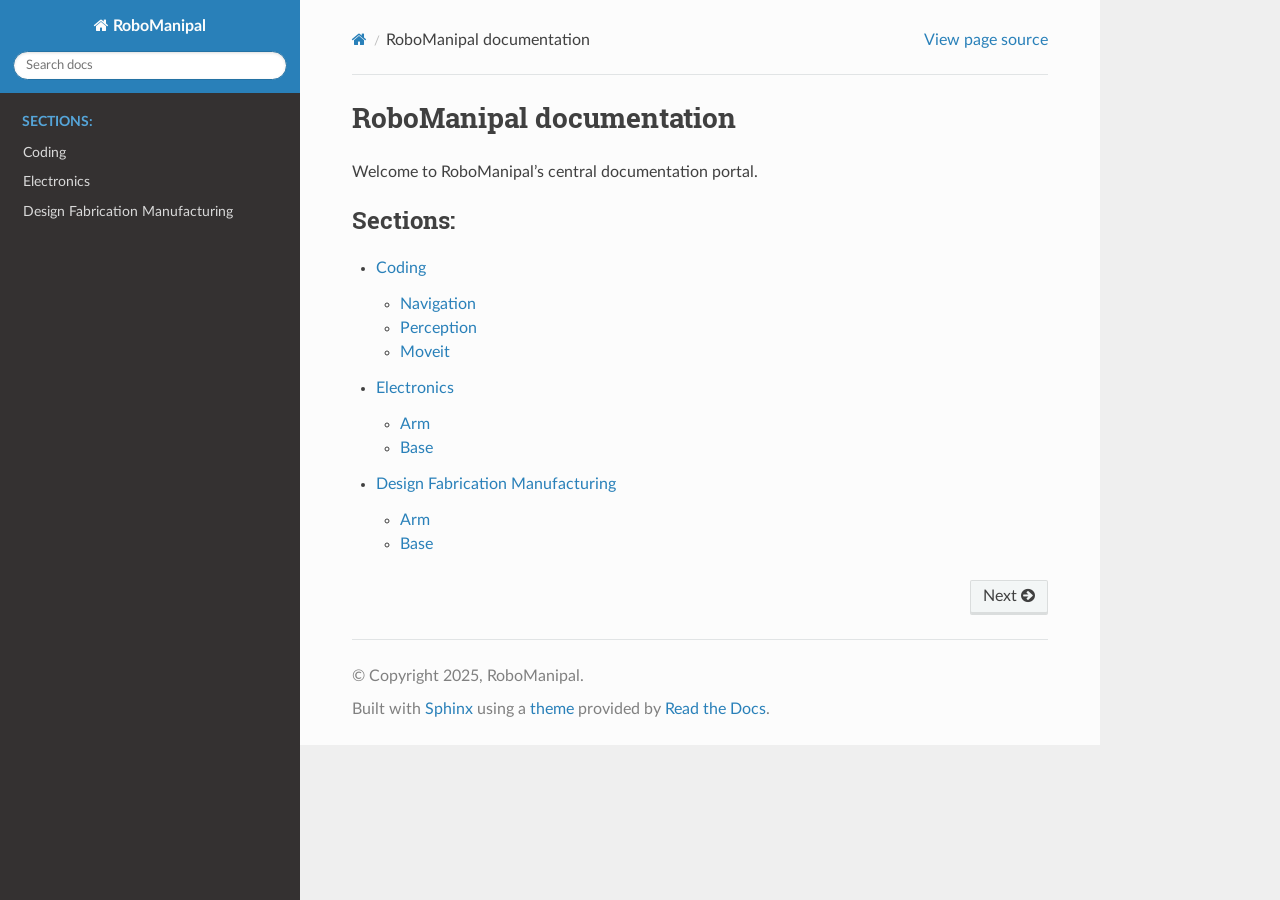
<file: index.html>
<!DOCTYPE html>
<html class="writer-html5" lang="en" data-content_root="./">
<head>
  <meta charset="utf-8" /><meta name="viewport" content="width=device-width, initial-scale=1" />

  <meta name="viewport" content="width=device-width, initial-scale=1.0" />
  <title>RoboManipal documentation &mdash; RoboManipal 0.1 documentation</title>
      <link rel="stylesheet" type="text/css" href="_static/pygments.css?v=b86133f3" />
      <link rel="stylesheet" type="text/css" href="_static/css/theme.css?v=e59714d7" />

  
      <script src="_static/jquery.js?v=5d32c60e"></script>
      <script src="_static/_sphinx_javascript_frameworks_compat.js?v=2cd50e6c"></script>
      <script src="_static/documentation_options.js?v=2709fde1"></script>
      <script src="_static/doctools.js?v=9bcbadda"></script>
      <script src="_static/sphinx_highlight.js?v=dc90522c"></script>
    <script src="_static/js/theme.js"></script>
    <link rel="index" title="Index" href="genindex.html" />
    <link rel="search" title="Search" href="search.html" />
    <link rel="next" title="Coding" href="coding/index.html" /> 
</head>

<body class="wy-body-for-nav"> 
  <div class="wy-grid-for-nav">
    <nav data-toggle="wy-nav-shift" class="wy-nav-side">
      <div class="wy-side-scroll">
        <div class="wy-side-nav-search" >

          
          
          <a href="#" class="icon icon-home">
            RoboManipal
          </a>
<div role="search">
  <form id="rtd-search-form" class="wy-form" action="search.html" method="get">
    <input type="text" name="q" placeholder="Search docs" aria-label="Search docs" />
    <input type="hidden" name="check_keywords" value="yes" />
    <input type="hidden" name="area" value="default" />
  </form>
</div>
        </div><div class="wy-menu wy-menu-vertical" data-spy="affix" role="navigation" aria-label="Navigation menu">
              <p class="caption" role="heading"><span class="caption-text">Sections:</span></p>
<ul>
<li class="toctree-l1"><a class="reference internal" href="coding/index.html">Coding</a></li>
<li class="toctree-l1"><a class="reference internal" href="electronics/index.html">Electronics</a></li>
<li class="toctree-l1"><a class="reference internal" href="design_fabrication_manufacturing/index.html">Design Fabrication Manufacturing</a></li>
</ul>

        </div>
      </div>
    </nav>

    <section data-toggle="wy-nav-shift" class="wy-nav-content-wrap"><nav class="wy-nav-top" aria-label="Mobile navigation menu" >
          <i data-toggle="wy-nav-top" class="fa fa-bars"></i>
          <a href="#">RoboManipal</a>
      </nav>

      <div class="wy-nav-content">
        <div class="rst-content">
          <div role="navigation" aria-label="Page navigation">
  <ul class="wy-breadcrumbs">
      <li><a href="#" class="icon icon-home" aria-label="Home"></a></li>
      <li class="breadcrumb-item active">RoboManipal documentation</li>
      <li class="wy-breadcrumbs-aside">
            <a href="_sources/index.rst.txt" rel="nofollow"> View page source</a>
      </li>
  </ul>
  <hr/>
</div>
          <div role="main" class="document" itemscope="itemscope" itemtype="http://schema.org/Article">
           <div itemprop="articleBody">
             
  <section id="robomanipal-documentation">
<h1>RoboManipal documentation<a class="headerlink" href="#robomanipal-documentation" title="Link to this heading"></a></h1>
<p>Welcome to RoboManipal’s central documentation portal.</p>
<div class="toctree-wrapper compound">
<p class="caption" role="heading"><span class="caption-text">Sections:</span></p>
<ul>
<li class="toctree-l1"><a class="reference internal" href="coding/index.html">Coding</a><ul>
<li class="toctree-l2"><a class="reference internal" href="coding/navigation.html">Navigation</a></li>
<li class="toctree-l2"><a class="reference internal" href="coding/perception.html">Perception</a></li>
<li class="toctree-l2"><a class="reference internal" href="coding/moveit.html">Moveit</a></li>
</ul>
</li>
<li class="toctree-l1"><a class="reference internal" href="electronics/index.html">Electronics</a><ul>
<li class="toctree-l2"><a class="reference internal" href="electronics/arm.html">Arm</a></li>
<li class="toctree-l2"><a class="reference internal" href="electronics/base.html">Base</a></li>
</ul>
</li>
<li class="toctree-l1"><a class="reference internal" href="design_fabrication_manufacturing/index.html">Design Fabrication Manufacturing</a><ul>
<li class="toctree-l2"><a class="reference internal" href="design_fabrication_manufacturing/arm.html">Arm</a></li>
<li class="toctree-l2"><a class="reference internal" href="design_fabrication_manufacturing/base.html">Base</a></li>
</ul>
</li>
</ul>
</div>
</section>


           </div>
          </div>
          <footer><div class="rst-footer-buttons" role="navigation" aria-label="Footer">
        <a href="coding/index.html" class="btn btn-neutral float-right" title="Coding" accesskey="n" rel="next">Next <span class="fa fa-arrow-circle-right" aria-hidden="true"></span></a>
    </div>

  <hr/>

  <div role="contentinfo">
    <p>&#169; Copyright 2025, RoboManipal.</p>
  </div>

  Built with <a href="https://www.sphinx-doc.org/">Sphinx</a> using a
    <a href="https://github.com/readthedocs/sphinx_rtd_theme">theme</a>
    provided by <a href="https://readthedocs.org">Read the Docs</a>.
   

</footer>
        </div>
      </div>
    </section>
  </div>
  <script>
      jQuery(function () {
          SphinxRtdTheme.Navigation.enable(true);
      });
  </script> 

</body>
</html>
</file>
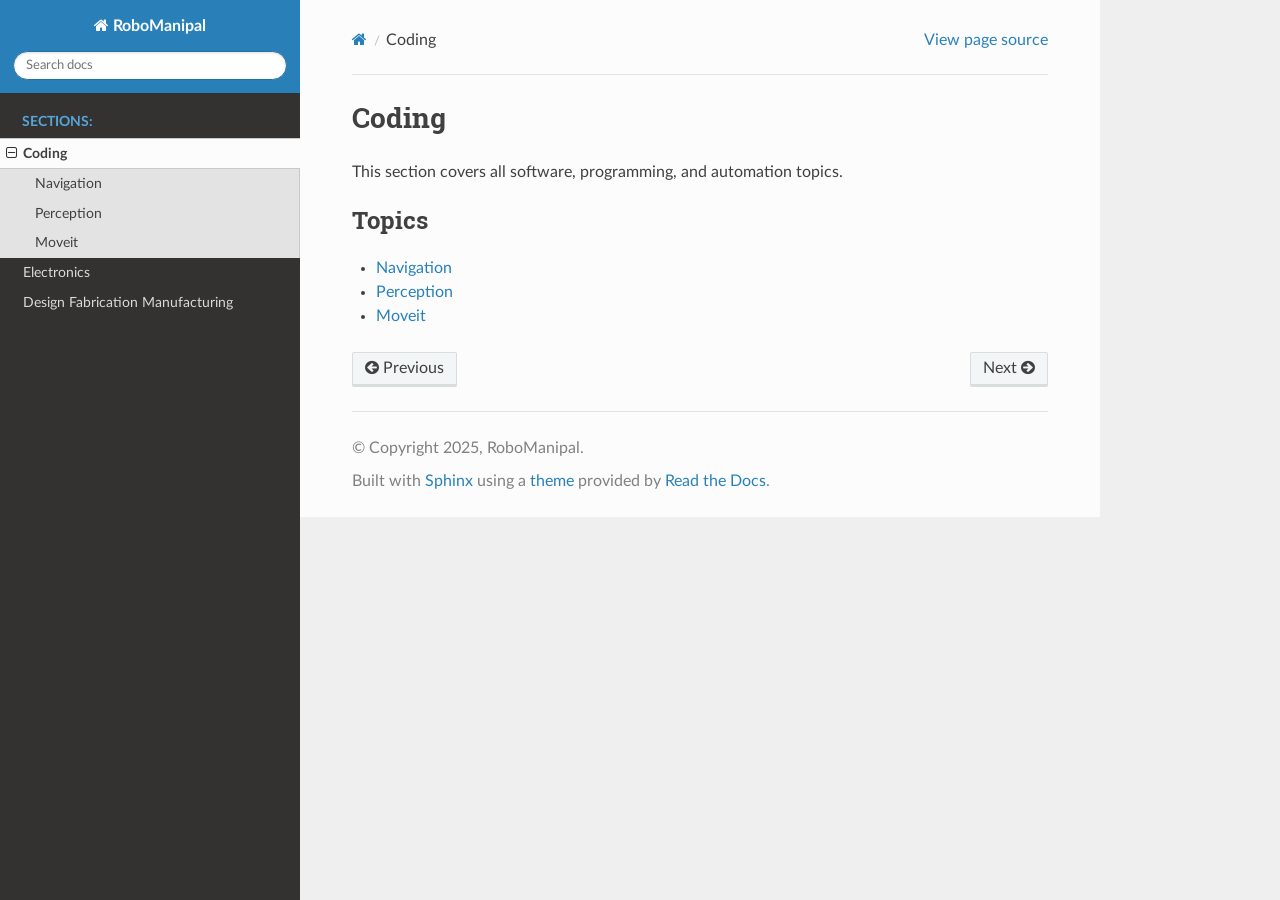
<file: coding/index.html>
<!DOCTYPE html>
<html class="writer-html5" lang="en" data-content_root="../">
<head>
  <meta charset="utf-8" /><meta name="viewport" content="width=device-width, initial-scale=1" />

  <meta name="viewport" content="width=device-width, initial-scale=1.0" />
  <title>Coding &mdash; RoboManipal 0.1 documentation</title>
      <link rel="stylesheet" type="text/css" href="../_static/pygments.css?v=b86133f3" />
      <link rel="stylesheet" type="text/css" href="../_static/css/theme.css?v=e59714d7" />

  
      <script src="../_static/jquery.js?v=5d32c60e"></script>
      <script src="../_static/_sphinx_javascript_frameworks_compat.js?v=2cd50e6c"></script>
      <script src="../_static/documentation_options.js?v=2709fde1"></script>
      <script src="../_static/doctools.js?v=9bcbadda"></script>
      <script src="../_static/sphinx_highlight.js?v=dc90522c"></script>
    <script src="../_static/js/theme.js"></script>
    <link rel="index" title="Index" href="../genindex.html" />
    <link rel="search" title="Search" href="../search.html" />
    <link rel="next" title="Navigation" href="navigation.html" />
    <link rel="prev" title="RoboManipal documentation" href="../index.html" /> 
</head>

<body class="wy-body-for-nav"> 
  <div class="wy-grid-for-nav">
    <nav data-toggle="wy-nav-shift" class="wy-nav-side">
      <div class="wy-side-scroll">
        <div class="wy-side-nav-search" >

          
          
          <a href="../index.html" class="icon icon-home">
            RoboManipal
          </a>
<div role="search">
  <form id="rtd-search-form" class="wy-form" action="../search.html" method="get">
    <input type="text" name="q" placeholder="Search docs" aria-label="Search docs" />
    <input type="hidden" name="check_keywords" value="yes" />
    <input type="hidden" name="area" value="default" />
  </form>
</div>
        </div><div class="wy-menu wy-menu-vertical" data-spy="affix" role="navigation" aria-label="Navigation menu">
              <p class="caption" role="heading"><span class="caption-text">Sections:</span></p>
<ul class="current">
<li class="toctree-l1 current"><a class="current reference internal" href="#">Coding</a><ul>
<li class="toctree-l2"><a class="reference internal" href="navigation.html">Navigation</a></li>
<li class="toctree-l2"><a class="reference internal" href="perception.html">Perception</a></li>
<li class="toctree-l2"><a class="reference internal" href="moveit.html">Moveit</a></li>
</ul>
</li>
<li class="toctree-l1"><a class="reference internal" href="../electronics/index.html">Electronics</a></li>
<li class="toctree-l1"><a class="reference internal" href="../design_fabrication_manufacturing/index.html">Design Fabrication Manufacturing</a></li>
</ul>

        </div>
      </div>
    </nav>

    <section data-toggle="wy-nav-shift" class="wy-nav-content-wrap"><nav class="wy-nav-top" aria-label="Mobile navigation menu" >
          <i data-toggle="wy-nav-top" class="fa fa-bars"></i>
          <a href="../index.html">RoboManipal</a>
      </nav>

      <div class="wy-nav-content">
        <div class="rst-content">
          <div role="navigation" aria-label="Page navigation">
  <ul class="wy-breadcrumbs">
      <li><a href="../index.html" class="icon icon-home" aria-label="Home"></a></li>
      <li class="breadcrumb-item active">Coding</li>
      <li class="wy-breadcrumbs-aside">
            <a href="../_sources/coding/index.md.txt" rel="nofollow"> View page source</a>
      </li>
  </ul>
  <hr/>
</div>
          <div role="main" class="document" itemscope="itemscope" itemtype="http://schema.org/Article">
           <div itemprop="articleBody">
             
  <section id="coding">
<h1>Coding<a class="headerlink" href="#coding" title="Link to this heading"></a></h1>
<p>This section covers all software, programming, and automation topics.</p>
<div class="toctree-wrapper compound">
<p class="caption" role="heading"><span class="caption-text">Topics</span></p>
<ul>
<li class="toctree-l1"><a class="reference internal" href="navigation.html">Navigation</a></li>
<li class="toctree-l1"><a class="reference internal" href="perception.html">Perception</a></li>
<li class="toctree-l1"><a class="reference internal" href="moveit.html">Moveit</a></li>
</ul>
</div>
</section>


           </div>
          </div>
          <footer><div class="rst-footer-buttons" role="navigation" aria-label="Footer">
        <a href="../index.html" class="btn btn-neutral float-left" title="RoboManipal documentation" accesskey="p" rel="prev"><span class="fa fa-arrow-circle-left" aria-hidden="true"></span> Previous</a>
        <a href="navigation.html" class="btn btn-neutral float-right" title="Navigation" accesskey="n" rel="next">Next <span class="fa fa-arrow-circle-right" aria-hidden="true"></span></a>
    </div>

  <hr/>

  <div role="contentinfo">
    <p>&#169; Copyright 2025, RoboManipal.</p>
  </div>

  Built with <a href="https://www.sphinx-doc.org/">Sphinx</a> using a
    <a href="https://github.com/readthedocs/sphinx_rtd_theme">theme</a>
    provided by <a href="https://readthedocs.org">Read the Docs</a>.
   

</footer>
        </div>
      </div>
    </section>
  </div>
  <script>
      jQuery(function () {
          SphinxRtdTheme.Navigation.enable(true);
      });
  </script> 

</body>
</html>
</file>
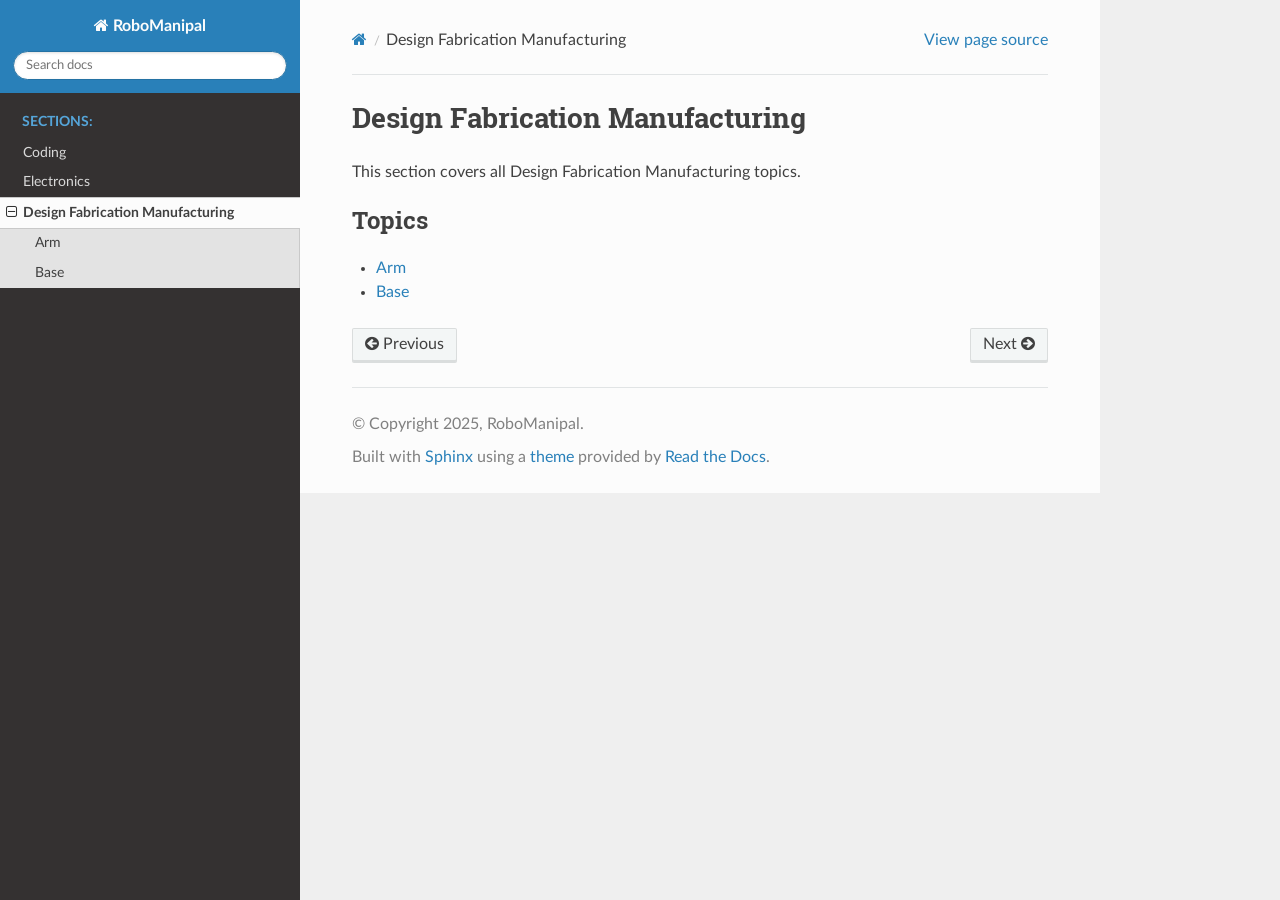
<file: design_fabrication_manufacturing/index.html>
<!DOCTYPE html>
<html class="writer-html5" lang="en" data-content_root="../">
<head>
  <meta charset="utf-8" /><meta name="viewport" content="width=device-width, initial-scale=1" />

  <meta name="viewport" content="width=device-width, initial-scale=1.0" />
  <title>Design Fabrication Manufacturing &mdash; RoboManipal 0.1 documentation</title>
      <link rel="stylesheet" type="text/css" href="../_static/pygments.css?v=b86133f3" />
      <link rel="stylesheet" type="text/css" href="../_static/css/theme.css?v=e59714d7" />

  
      <script src="../_static/jquery.js?v=5d32c60e"></script>
      <script src="../_static/_sphinx_javascript_frameworks_compat.js?v=2cd50e6c"></script>
      <script src="../_static/documentation_options.js?v=2709fde1"></script>
      <script src="../_static/doctools.js?v=9bcbadda"></script>
      <script src="../_static/sphinx_highlight.js?v=dc90522c"></script>
    <script src="../_static/js/theme.js"></script>
    <link rel="index" title="Index" href="../genindex.html" />
    <link rel="search" title="Search" href="../search.html" />
    <link rel="next" title="Arm" href="arm.html" />
    <link rel="prev" title="Base" href="../electronics/base.html" /> 
</head>

<body class="wy-body-for-nav"> 
  <div class="wy-grid-for-nav">
    <nav data-toggle="wy-nav-shift" class="wy-nav-side">
      <div class="wy-side-scroll">
        <div class="wy-side-nav-search" >

          
          
          <a href="../index.html" class="icon icon-home">
            RoboManipal
          </a>
<div role="search">
  <form id="rtd-search-form" class="wy-form" action="../search.html" method="get">
    <input type="text" name="q" placeholder="Search docs" aria-label="Search docs" />
    <input type="hidden" name="check_keywords" value="yes" />
    <input type="hidden" name="area" value="default" />
  </form>
</div>
        </div><div class="wy-menu wy-menu-vertical" data-spy="affix" role="navigation" aria-label="Navigation menu">
              <p class="caption" role="heading"><span class="caption-text">Sections:</span></p>
<ul class="current">
<li class="toctree-l1"><a class="reference internal" href="../coding/index.html">Coding</a></li>
<li class="toctree-l1"><a class="reference internal" href="../electronics/index.html">Electronics</a></li>
<li class="toctree-l1 current"><a class="current reference internal" href="#">Design Fabrication Manufacturing</a><ul>
<li class="toctree-l2"><a class="reference internal" href="arm.html">Arm</a></li>
<li class="toctree-l2"><a class="reference internal" href="base.html">Base</a></li>
</ul>
</li>
</ul>

        </div>
      </div>
    </nav>

    <section data-toggle="wy-nav-shift" class="wy-nav-content-wrap"><nav class="wy-nav-top" aria-label="Mobile navigation menu" >
          <i data-toggle="wy-nav-top" class="fa fa-bars"></i>
          <a href="../index.html">RoboManipal</a>
      </nav>

      <div class="wy-nav-content">
        <div class="rst-content">
          <div role="navigation" aria-label="Page navigation">
  <ul class="wy-breadcrumbs">
      <li><a href="../index.html" class="icon icon-home" aria-label="Home"></a></li>
      <li class="breadcrumb-item active">Design Fabrication Manufacturing</li>
      <li class="wy-breadcrumbs-aside">
            <a href="../_sources/design_fabrication_manufacturing/index.md.txt" rel="nofollow"> View page source</a>
      </li>
  </ul>
  <hr/>
</div>
          <div role="main" class="document" itemscope="itemscope" itemtype="http://schema.org/Article">
           <div itemprop="articleBody">
             
  <section id="design-fabrication-manufacturing">
<h1>Design Fabrication Manufacturing<a class="headerlink" href="#design-fabrication-manufacturing" title="Link to this heading"></a></h1>
<p>This section covers all Design Fabrication Manufacturing topics.</p>
<div class="toctree-wrapper compound">
<p class="caption" role="heading"><span class="caption-text">Topics</span></p>
<ul>
<li class="toctree-l1"><a class="reference internal" href="arm.html">Arm</a></li>
<li class="toctree-l1"><a class="reference internal" href="base.html">Base</a></li>
</ul>
</div>
</section>


           </div>
          </div>
          <footer><div class="rst-footer-buttons" role="navigation" aria-label="Footer">
        <a href="../electronics/base.html" class="btn btn-neutral float-left" title="Base" accesskey="p" rel="prev"><span class="fa fa-arrow-circle-left" aria-hidden="true"></span> Previous</a>
        <a href="arm.html" class="btn btn-neutral float-right" title="Arm" accesskey="n" rel="next">Next <span class="fa fa-arrow-circle-right" aria-hidden="true"></span></a>
    </div>

  <hr/>

  <div role="contentinfo">
    <p>&#169; Copyright 2025, RoboManipal.</p>
  </div>

  Built with <a href="https://www.sphinx-doc.org/">Sphinx</a> using a
    <a href="https://github.com/readthedocs/sphinx_rtd_theme">theme</a>
    provided by <a href="https://readthedocs.org">Read the Docs</a>.
   

</footer>
        </div>
      </div>
    </section>
  </div>
  <script>
      jQuery(function () {
          SphinxRtdTheme.Navigation.enable(true);
      });
  </script> 

</body>
</html>
</file>
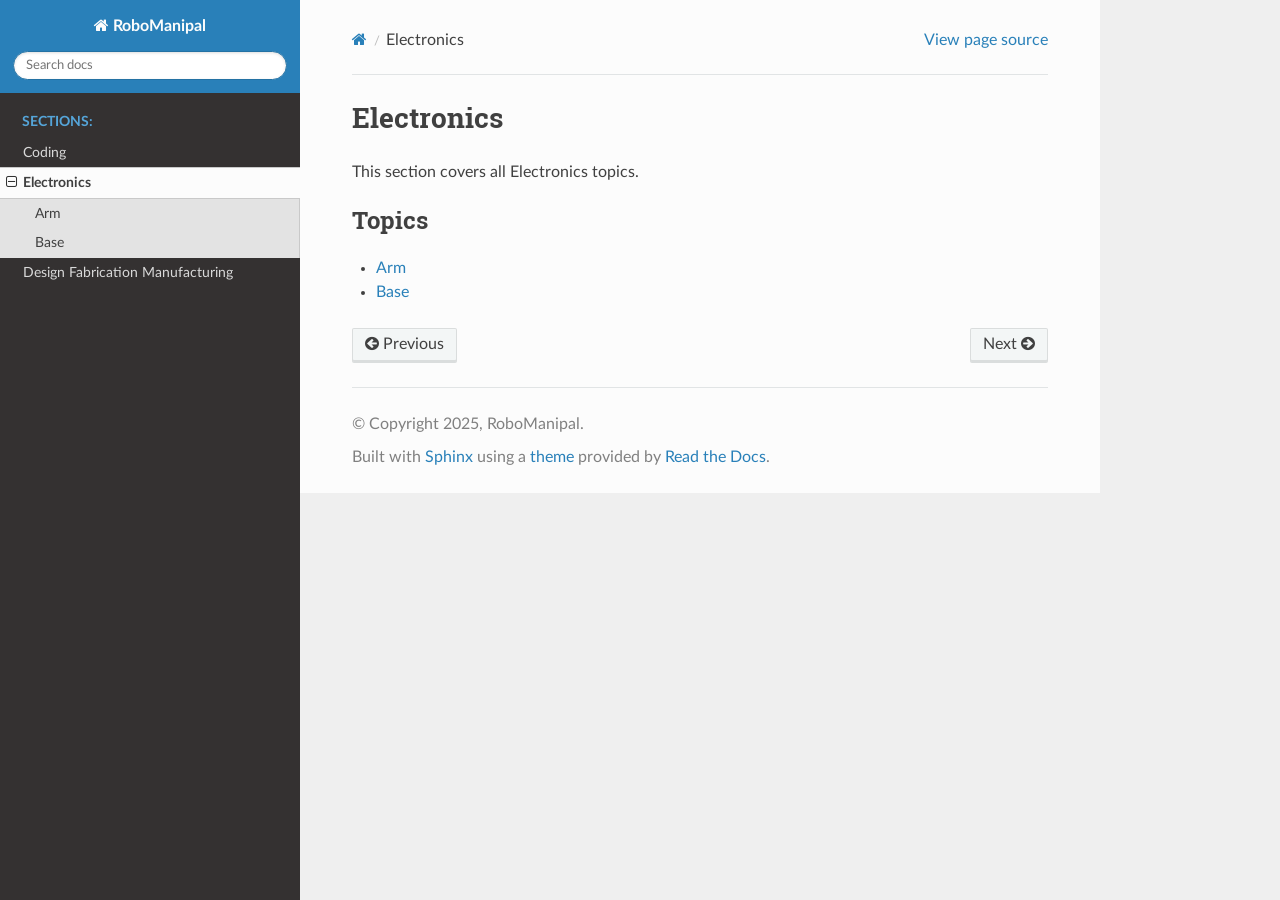
<file: electronics/index.html>
<!DOCTYPE html>
<html class="writer-html5" lang="en" data-content_root="../">
<head>
  <meta charset="utf-8" /><meta name="viewport" content="width=device-width, initial-scale=1" />

  <meta name="viewport" content="width=device-width, initial-scale=1.0" />
  <title>Electronics &mdash; RoboManipal 0.1 documentation</title>
      <link rel="stylesheet" type="text/css" href="../_static/pygments.css?v=b86133f3" />
      <link rel="stylesheet" type="text/css" href="../_static/css/theme.css?v=e59714d7" />

  
      <script src="../_static/jquery.js?v=5d32c60e"></script>
      <script src="../_static/_sphinx_javascript_frameworks_compat.js?v=2cd50e6c"></script>
      <script src="../_static/documentation_options.js?v=2709fde1"></script>
      <script src="../_static/doctools.js?v=9bcbadda"></script>
      <script src="../_static/sphinx_highlight.js?v=dc90522c"></script>
    <script src="../_static/js/theme.js"></script>
    <link rel="index" title="Index" href="../genindex.html" />
    <link rel="search" title="Search" href="../search.html" />
    <link rel="next" title="Arm" href="arm.html" />
    <link rel="prev" title="Moveit" href="../coding/moveit.html" /> 
</head>

<body class="wy-body-for-nav"> 
  <div class="wy-grid-for-nav">
    <nav data-toggle="wy-nav-shift" class="wy-nav-side">
      <div class="wy-side-scroll">
        <div class="wy-side-nav-search" >

          
          
          <a href="../index.html" class="icon icon-home">
            RoboManipal
          </a>
<div role="search">
  <form id="rtd-search-form" class="wy-form" action="../search.html" method="get">
    <input type="text" name="q" placeholder="Search docs" aria-label="Search docs" />
    <input type="hidden" name="check_keywords" value="yes" />
    <input type="hidden" name="area" value="default" />
  </form>
</div>
        </div><div class="wy-menu wy-menu-vertical" data-spy="affix" role="navigation" aria-label="Navigation menu">
              <p class="caption" role="heading"><span class="caption-text">Sections:</span></p>
<ul class="current">
<li class="toctree-l1"><a class="reference internal" href="../coding/index.html">Coding</a></li>
<li class="toctree-l1 current"><a class="current reference internal" href="#">Electronics</a><ul>
<li class="toctree-l2"><a class="reference internal" href="arm.html">Arm</a></li>
<li class="toctree-l2"><a class="reference internal" href="base.html">Base</a></li>
</ul>
</li>
<li class="toctree-l1"><a class="reference internal" href="../design_fabrication_manufacturing/index.html">Design Fabrication Manufacturing</a></li>
</ul>

        </div>
      </div>
    </nav>

    <section data-toggle="wy-nav-shift" class="wy-nav-content-wrap"><nav class="wy-nav-top" aria-label="Mobile navigation menu" >
          <i data-toggle="wy-nav-top" class="fa fa-bars"></i>
          <a href="../index.html">RoboManipal</a>
      </nav>

      <div class="wy-nav-content">
        <div class="rst-content">
          <div role="navigation" aria-label="Page navigation">
  <ul class="wy-breadcrumbs">
      <li><a href="../index.html" class="icon icon-home" aria-label="Home"></a></li>
      <li class="breadcrumb-item active">Electronics</li>
      <li class="wy-breadcrumbs-aside">
            <a href="../_sources/electronics/index.md.txt" rel="nofollow"> View page source</a>
      </li>
  </ul>
  <hr/>
</div>
          <div role="main" class="document" itemscope="itemscope" itemtype="http://schema.org/Article">
           <div itemprop="articleBody">
             
  <section id="electronics">
<h1>Electronics<a class="headerlink" href="#electronics" title="Link to this heading"></a></h1>
<p>This section covers all Electronics topics.</p>
<div class="toctree-wrapper compound">
<p class="caption" role="heading"><span class="caption-text">Topics</span></p>
<ul>
<li class="toctree-l1"><a class="reference internal" href="arm.html">Arm</a></li>
<li class="toctree-l1"><a class="reference internal" href="base.html">Base</a></li>
</ul>
</div>
</section>


           </div>
          </div>
          <footer><div class="rst-footer-buttons" role="navigation" aria-label="Footer">
        <a href="../coding/moveit.html" class="btn btn-neutral float-left" title="Moveit" accesskey="p" rel="prev"><span class="fa fa-arrow-circle-left" aria-hidden="true"></span> Previous</a>
        <a href="arm.html" class="btn btn-neutral float-right" title="Arm" accesskey="n" rel="next">Next <span class="fa fa-arrow-circle-right" aria-hidden="true"></span></a>
    </div>

  <hr/>

  <div role="contentinfo">
    <p>&#169; Copyright 2025, RoboManipal.</p>
  </div>

  Built with <a href="https://www.sphinx-doc.org/">Sphinx</a> using a
    <a href="https://github.com/readthedocs/sphinx_rtd_theme">theme</a>
    provided by <a href="https://readthedocs.org">Read the Docs</a>.
   

</footer>
        </div>
      </div>
    </section>
  </div>
  <script>
      jQuery(function () {
          SphinxRtdTheme.Navigation.enable(true);
      });
  </script> 

</body>
</html>
</file>
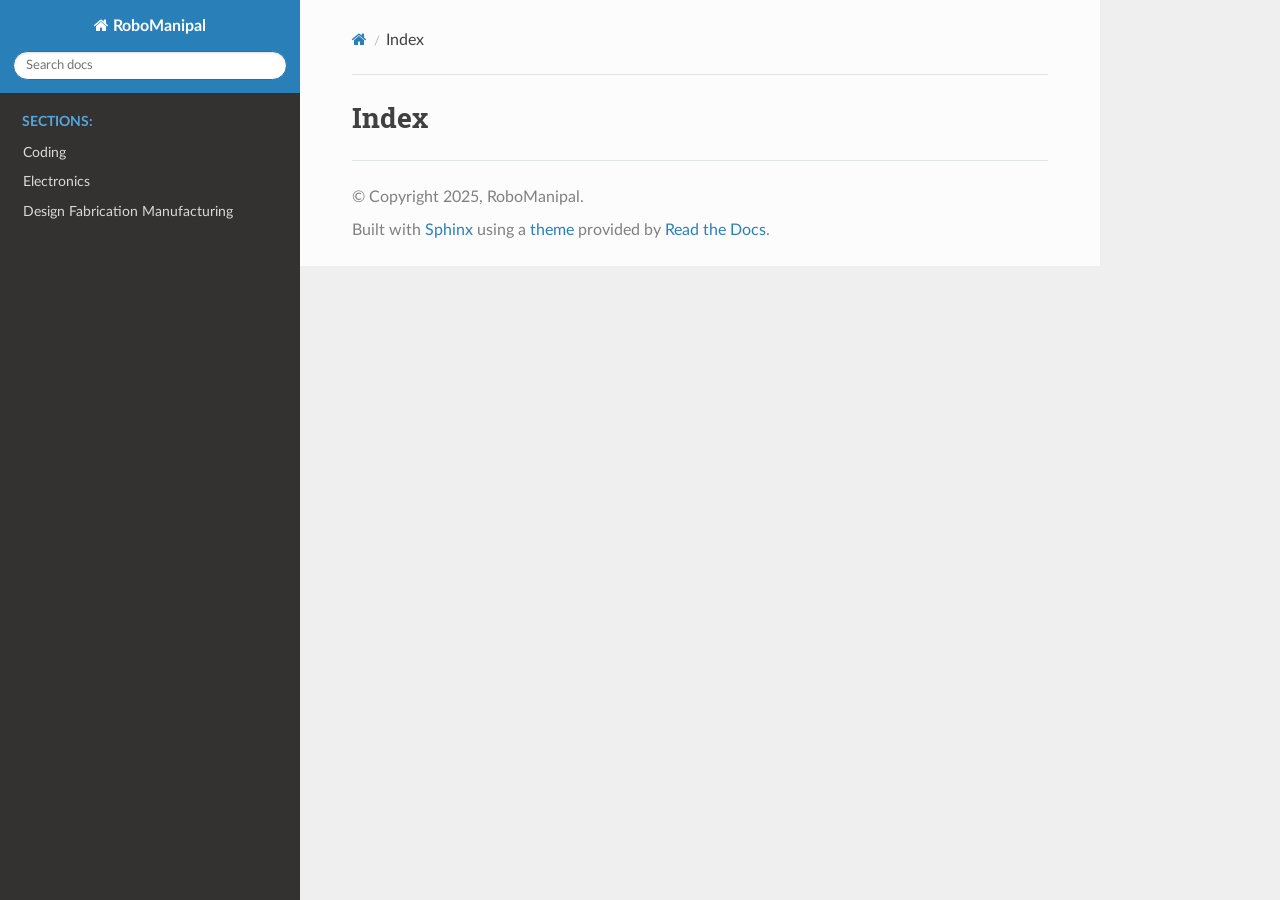
<file: genindex.html>
<!DOCTYPE html>
<html class="writer-html5" lang="en" data-content_root="./">
<head>
  <meta charset="utf-8" />
  <meta name="viewport" content="width=device-width, initial-scale=1.0" />
  <title>Index &mdash; RoboManipal 0.1 documentation</title>
      <link rel="stylesheet" type="text/css" href="_static/pygments.css?v=b86133f3" />
      <link rel="stylesheet" type="text/css" href="_static/css/theme.css?v=e59714d7" />

  
      <script src="_static/jquery.js?v=5d32c60e"></script>
      <script src="_static/_sphinx_javascript_frameworks_compat.js?v=2cd50e6c"></script>
      <script src="_static/documentation_options.js?v=2709fde1"></script>
      <script src="_static/doctools.js?v=9bcbadda"></script>
      <script src="_static/sphinx_highlight.js?v=dc90522c"></script>
    <script src="_static/js/theme.js"></script>
    <link rel="index" title="Index" href="#" />
    <link rel="search" title="Search" href="search.html" /> 
</head>

<body class="wy-body-for-nav"> 
  <div class="wy-grid-for-nav">
    <nav data-toggle="wy-nav-shift" class="wy-nav-side">
      <div class="wy-side-scroll">
        <div class="wy-side-nav-search" >

          
          
          <a href="index.html" class="icon icon-home">
            RoboManipal
          </a>
<div role="search">
  <form id="rtd-search-form" class="wy-form" action="search.html" method="get">
    <input type="text" name="q" placeholder="Search docs" aria-label="Search docs" />
    <input type="hidden" name="check_keywords" value="yes" />
    <input type="hidden" name="area" value="default" />
  </form>
</div>
        </div><div class="wy-menu wy-menu-vertical" data-spy="affix" role="navigation" aria-label="Navigation menu">
              <p class="caption" role="heading"><span class="caption-text">Sections:</span></p>
<ul>
<li class="toctree-l1"><a class="reference internal" href="coding/index.html">Coding</a></li>
<li class="toctree-l1"><a class="reference internal" href="electronics/index.html">Electronics</a></li>
<li class="toctree-l1"><a class="reference internal" href="design_fabrication_manufacturing/index.html">Design Fabrication Manufacturing</a></li>
</ul>

        </div>
      </div>
    </nav>

    <section data-toggle="wy-nav-shift" class="wy-nav-content-wrap"><nav class="wy-nav-top" aria-label="Mobile navigation menu" >
          <i data-toggle="wy-nav-top" class="fa fa-bars"></i>
          <a href="index.html">RoboManipal</a>
      </nav>

      <div class="wy-nav-content">
        <div class="rst-content">
          <div role="navigation" aria-label="Page navigation">
  <ul class="wy-breadcrumbs">
      <li><a href="index.html" class="icon icon-home" aria-label="Home"></a></li>
      <li class="breadcrumb-item active">Index</li>
      <li class="wy-breadcrumbs-aside">
      </li>
  </ul>
  <hr/>
</div>
          <div role="main" class="document" itemscope="itemscope" itemtype="http://schema.org/Article">
           <div itemprop="articleBody">
             

<h1 id="index">Index</h1>

<div class="genindex-jumpbox">
 
</div>


           </div>
          </div>
          <footer>

  <hr/>

  <div role="contentinfo">
    <p>&#169; Copyright 2025, RoboManipal.</p>
  </div>

  Built with <a href="https://www.sphinx-doc.org/">Sphinx</a> using a
    <a href="https://github.com/readthedocs/sphinx_rtd_theme">theme</a>
    provided by <a href="https://readthedocs.org">Read the Docs</a>.
   

</footer>
        </div>
      </div>
    </section>
  </div>
  <script>
      jQuery(function () {
          SphinxRtdTheme.Navigation.enable(true);
      });
  </script> 

</body>
</html>
</file>
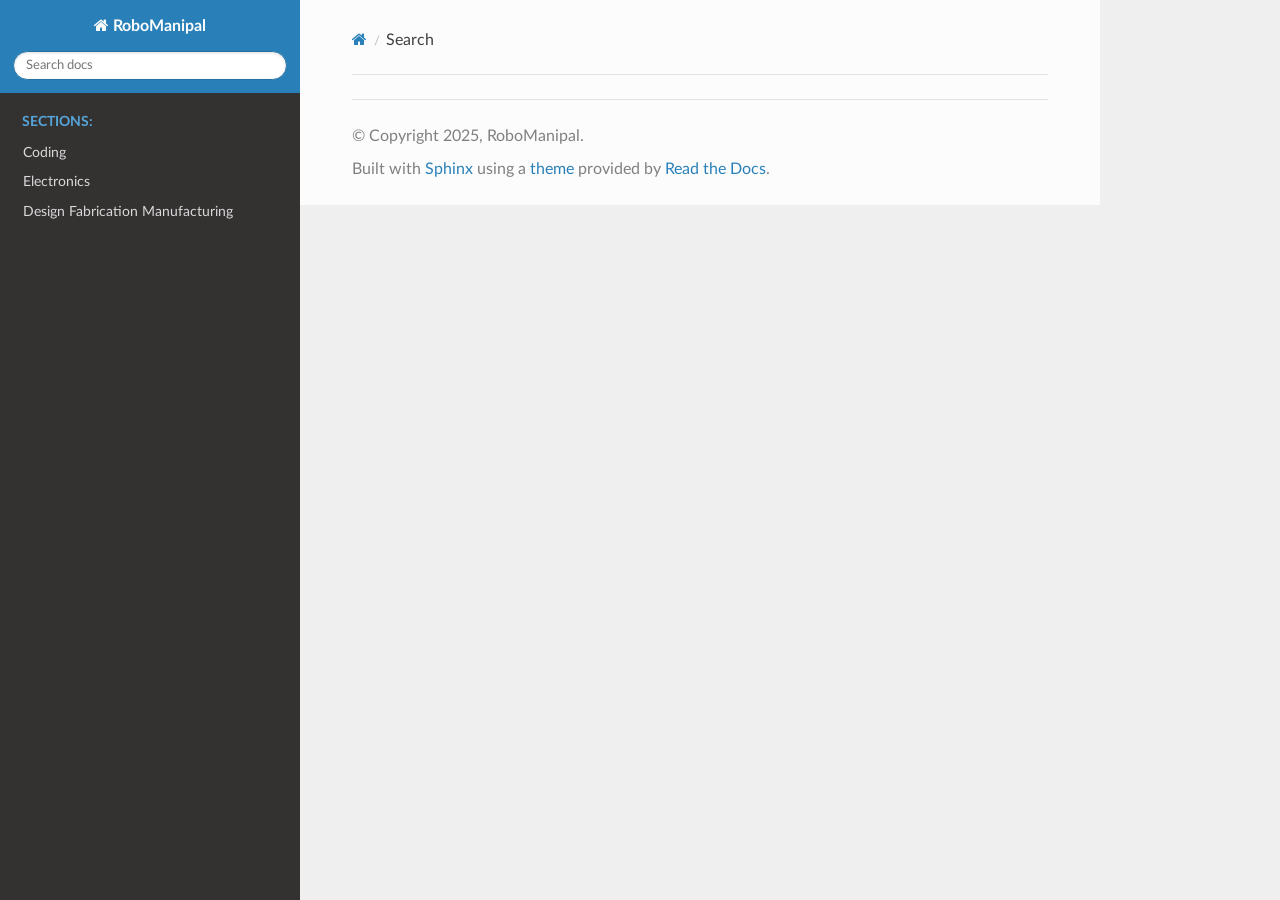
<file: search.html>
<!DOCTYPE html>
<html class="writer-html5" lang="en" data-content_root="./">
<head>
  <meta charset="utf-8" />
  <meta name="viewport" content="width=device-width, initial-scale=1.0" />
  <title>Search &mdash; RoboManipal 0.1 documentation</title>
      <link rel="stylesheet" type="text/css" href="_static/pygments.css?v=b86133f3" />
      <link rel="stylesheet" type="text/css" href="_static/css/theme.css?v=e59714d7" />

  
    
      <script src="_static/jquery.js?v=5d32c60e"></script>
      <script src="_static/_sphinx_javascript_frameworks_compat.js?v=2cd50e6c"></script>
      <script src="_static/documentation_options.js?v=2709fde1"></script>
      <script src="_static/doctools.js?v=9bcbadda"></script>
      <script src="_static/sphinx_highlight.js?v=dc90522c"></script>
    <script src="_static/js/theme.js"></script>
    <script src="_static/searchtools.js"></script>
    <script src="_static/language_data.js"></script>
    <link rel="index" title="Index" href="genindex.html" />
    <link rel="search" title="Search" href="#" /> 
</head>

<body class="wy-body-for-nav"> 
  <div class="wy-grid-for-nav">
    <nav data-toggle="wy-nav-shift" class="wy-nav-side">
      <div class="wy-side-scroll">
        <div class="wy-side-nav-search" >

          
          
          <a href="index.html" class="icon icon-home">
            RoboManipal
          </a>
<div role="search">
  <form id="rtd-search-form" class="wy-form" action="#" method="get">
    <input type="text" name="q" placeholder="Search docs" aria-label="Search docs" />
    <input type="hidden" name="check_keywords" value="yes" />
    <input type="hidden" name="area" value="default" />
  </form>
</div>
        </div><div class="wy-menu wy-menu-vertical" data-spy="affix" role="navigation" aria-label="Navigation menu">
              <p class="caption" role="heading"><span class="caption-text">Sections:</span></p>
<ul>
<li class="toctree-l1"><a class="reference internal" href="coding/index.html">Coding</a></li>
<li class="toctree-l1"><a class="reference internal" href="electronics/index.html">Electronics</a></li>
<li class="toctree-l1"><a class="reference internal" href="design_fabrication_manufacturing/index.html">Design Fabrication Manufacturing</a></li>
</ul>

        </div>
      </div>
    </nav>

    <section data-toggle="wy-nav-shift" class="wy-nav-content-wrap"><nav class="wy-nav-top" aria-label="Mobile navigation menu" >
          <i data-toggle="wy-nav-top" class="fa fa-bars"></i>
          <a href="index.html">RoboManipal</a>
      </nav>

      <div class="wy-nav-content">
        <div class="rst-content">
          <div role="navigation" aria-label="Page navigation">
  <ul class="wy-breadcrumbs">
      <li><a href="index.html" class="icon icon-home" aria-label="Home"></a></li>
      <li class="breadcrumb-item active">Search</li>
      <li class="wy-breadcrumbs-aside">
      </li>
  </ul>
  <hr/>
</div>
          <div role="main" class="document" itemscope="itemscope" itemtype="http://schema.org/Article">
           <div itemprop="articleBody">
             
  <noscript>
  <div id="fallback" class="admonition warning">
    <p class="last">
      Please activate JavaScript to enable the search functionality.
    </p>
  </div>
  </noscript>

  
  <div id="search-results">
  
  </div>

           </div>
          </div>
          <footer>

  <hr/>

  <div role="contentinfo">
    <p>&#169; Copyright 2025, RoboManipal.</p>
  </div>

  Built with <a href="https://www.sphinx-doc.org/">Sphinx</a> using a
    <a href="https://github.com/readthedocs/sphinx_rtd_theme">theme</a>
    provided by <a href="https://readthedocs.org">Read the Docs</a>.
   

</footer>
        </div>
      </div>
    </section>
  </div>
  <script>
      jQuery(function () {
          SphinxRtdTheme.Navigation.enable(true);
      });
  </script>
  <script>
    jQuery(function() { Search.loadIndex("searchindex.js"); });
  </script>
  
  <script id="searchindexloader"></script>
   


</body>
</html>
</file>
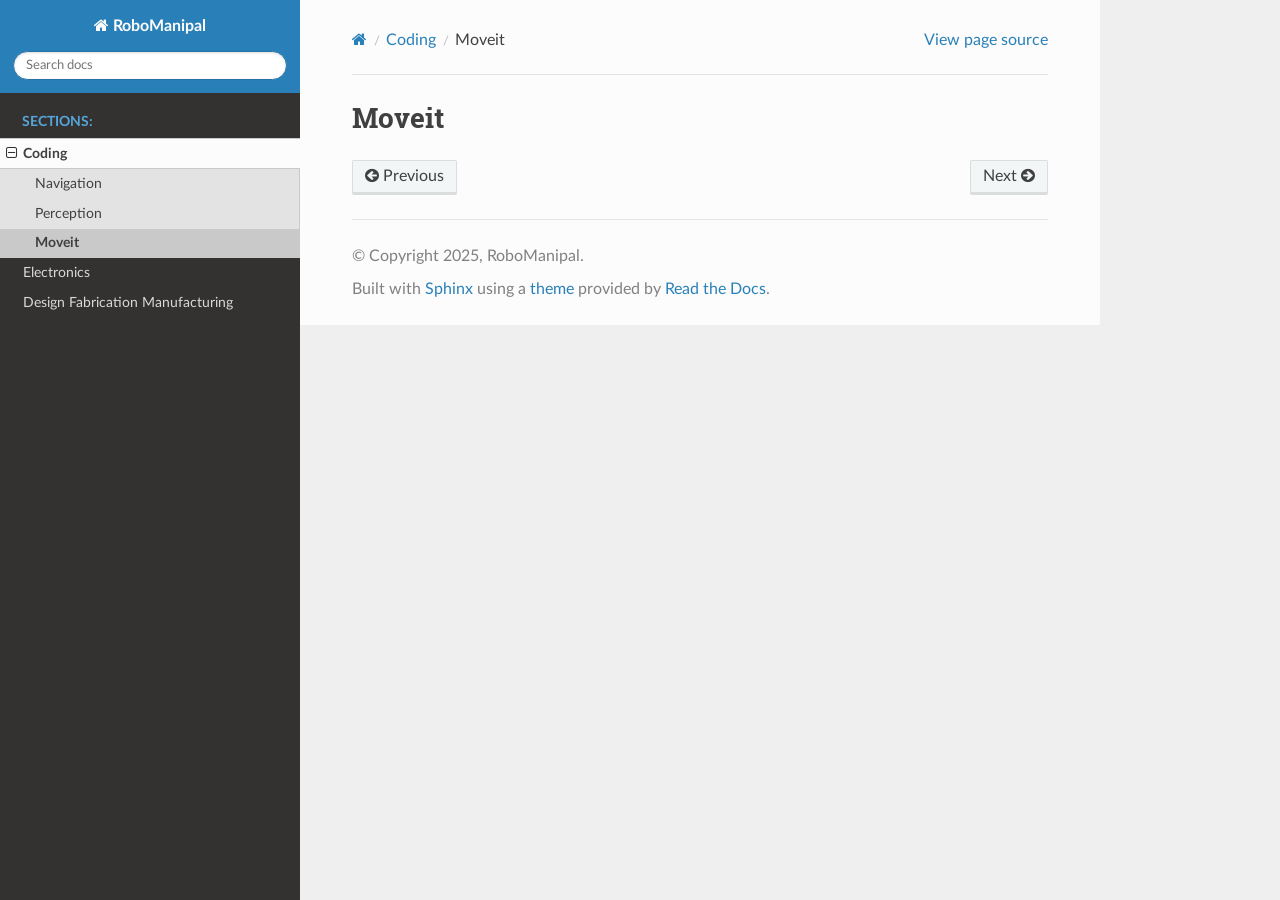
<file: coding/moveit.html>
<!DOCTYPE html>
<html class="writer-html5" lang="en" data-content_root="../">
<head>
  <meta charset="utf-8" /><meta name="viewport" content="width=device-width, initial-scale=1" />

  <meta name="viewport" content="width=device-width, initial-scale=1.0" />
  <title>Moveit &mdash; RoboManipal 0.1 documentation</title>
      <link rel="stylesheet" type="text/css" href="../_static/pygments.css?v=b86133f3" />
      <link rel="stylesheet" type="text/css" href="../_static/css/theme.css?v=e59714d7" />

  
      <script src="../_static/jquery.js?v=5d32c60e"></script>
      <script src="../_static/_sphinx_javascript_frameworks_compat.js?v=2cd50e6c"></script>
      <script src="../_static/documentation_options.js?v=2709fde1"></script>
      <script src="../_static/doctools.js?v=9bcbadda"></script>
      <script src="../_static/sphinx_highlight.js?v=dc90522c"></script>
    <script src="../_static/js/theme.js"></script>
    <link rel="index" title="Index" href="../genindex.html" />
    <link rel="search" title="Search" href="../search.html" />
    <link rel="next" title="Electronics" href="../electronics/index.html" />
    <link rel="prev" title="Perception" href="perception.html" /> 
</head>

<body class="wy-body-for-nav"> 
  <div class="wy-grid-for-nav">
    <nav data-toggle="wy-nav-shift" class="wy-nav-side">
      <div class="wy-side-scroll">
        <div class="wy-side-nav-search" >

          
          
          <a href="../index.html" class="icon icon-home">
            RoboManipal
          </a>
<div role="search">
  <form id="rtd-search-form" class="wy-form" action="../search.html" method="get">
    <input type="text" name="q" placeholder="Search docs" aria-label="Search docs" />
    <input type="hidden" name="check_keywords" value="yes" />
    <input type="hidden" name="area" value="default" />
  </form>
</div>
        </div><div class="wy-menu wy-menu-vertical" data-spy="affix" role="navigation" aria-label="Navigation menu">
              <p class="caption" role="heading"><span class="caption-text">Sections:</span></p>
<ul class="current">
<li class="toctree-l1 current"><a class="reference internal" href="index.html">Coding</a><ul class="current">
<li class="toctree-l2"><a class="reference internal" href="navigation.html">Navigation</a></li>
<li class="toctree-l2"><a class="reference internal" href="perception.html">Perception</a></li>
<li class="toctree-l2 current"><a class="current reference internal" href="#">Moveit</a></li>
</ul>
</li>
<li class="toctree-l1"><a class="reference internal" href="../electronics/index.html">Electronics</a></li>
<li class="toctree-l1"><a class="reference internal" href="../design_fabrication_manufacturing/index.html">Design Fabrication Manufacturing</a></li>
</ul>

        </div>
      </div>
    </nav>

    <section data-toggle="wy-nav-shift" class="wy-nav-content-wrap"><nav class="wy-nav-top" aria-label="Mobile navigation menu" >
          <i data-toggle="wy-nav-top" class="fa fa-bars"></i>
          <a href="../index.html">RoboManipal</a>
      </nav>

      <div class="wy-nav-content">
        <div class="rst-content">
          <div role="navigation" aria-label="Page navigation">
  <ul class="wy-breadcrumbs">
      <li><a href="../index.html" class="icon icon-home" aria-label="Home"></a></li>
          <li class="breadcrumb-item"><a href="index.html">Coding</a></li>
      <li class="breadcrumb-item active">Moveit</li>
      <li class="wy-breadcrumbs-aside">
            <a href="../_sources/coding/moveit.md.txt" rel="nofollow"> View page source</a>
      </li>
  </ul>
  <hr/>
</div>
          <div role="main" class="document" itemscope="itemscope" itemtype="http://schema.org/Article">
           <div itemprop="articleBody">
             
  <section id="moveit">
<h1>Moveit<a class="headerlink" href="#moveit" title="Link to this heading"></a></h1>
</section>


           </div>
          </div>
          <footer><div class="rst-footer-buttons" role="navigation" aria-label="Footer">
        <a href="perception.html" class="btn btn-neutral float-left" title="Perception" accesskey="p" rel="prev"><span class="fa fa-arrow-circle-left" aria-hidden="true"></span> Previous</a>
        <a href="../electronics/index.html" class="btn btn-neutral float-right" title="Electronics" accesskey="n" rel="next">Next <span class="fa fa-arrow-circle-right" aria-hidden="true"></span></a>
    </div>

  <hr/>

  <div role="contentinfo">
    <p>&#169; Copyright 2025, RoboManipal.</p>
  </div>

  Built with <a href="https://www.sphinx-doc.org/">Sphinx</a> using a
    <a href="https://github.com/readthedocs/sphinx_rtd_theme">theme</a>
    provided by <a href="https://readthedocs.org">Read the Docs</a>.
   

</footer>
        </div>
      </div>
    </section>
  </div>
  <script>
      jQuery(function () {
          SphinxRtdTheme.Navigation.enable(true);
      });
  </script> 

</body>
</html>
</file>
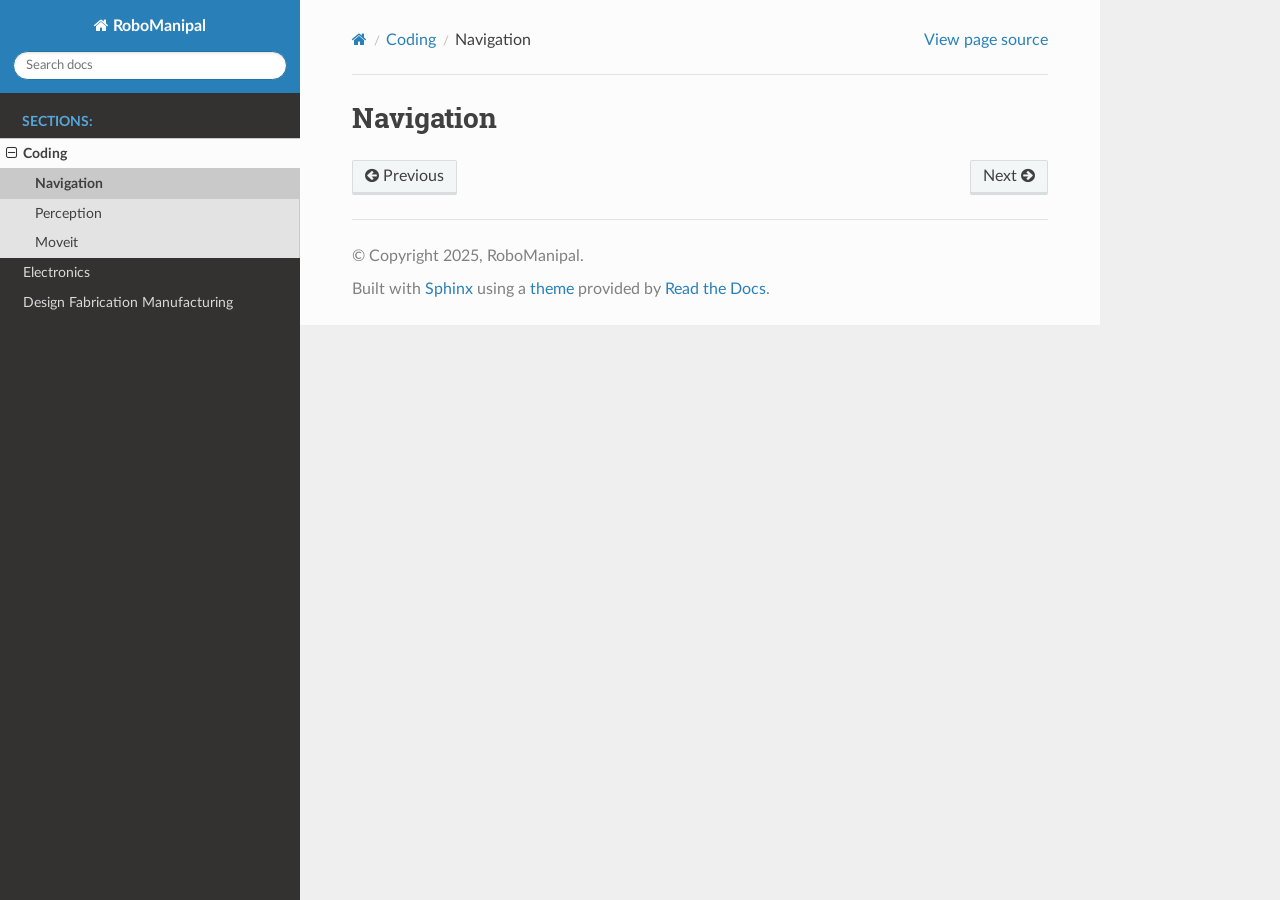
<file: coding/navigation.html>
<!DOCTYPE html>
<html class="writer-html5" lang="en" data-content_root="../">
<head>
  <meta charset="utf-8" /><meta name="viewport" content="width=device-width, initial-scale=1" />

  <meta name="viewport" content="width=device-width, initial-scale=1.0" />
  <title>Navigation &mdash; RoboManipal 0.1 documentation</title>
      <link rel="stylesheet" type="text/css" href="../_static/pygments.css?v=b86133f3" />
      <link rel="stylesheet" type="text/css" href="../_static/css/theme.css?v=e59714d7" />

  
      <script src="../_static/jquery.js?v=5d32c60e"></script>
      <script src="../_static/_sphinx_javascript_frameworks_compat.js?v=2cd50e6c"></script>
      <script src="../_static/documentation_options.js?v=2709fde1"></script>
      <script src="../_static/doctools.js?v=9bcbadda"></script>
      <script src="../_static/sphinx_highlight.js?v=dc90522c"></script>
    <script src="../_static/js/theme.js"></script>
    <link rel="index" title="Index" href="../genindex.html" />
    <link rel="search" title="Search" href="../search.html" />
    <link rel="next" title="Perception" href="perception.html" />
    <link rel="prev" title="Coding" href="index.html" /> 
</head>

<body class="wy-body-for-nav"> 
  <div class="wy-grid-for-nav">
    <nav data-toggle="wy-nav-shift" class="wy-nav-side">
      <div class="wy-side-scroll">
        <div class="wy-side-nav-search" >

          
          
          <a href="../index.html" class="icon icon-home">
            RoboManipal
          </a>
<div role="search">
  <form id="rtd-search-form" class="wy-form" action="../search.html" method="get">
    <input type="text" name="q" placeholder="Search docs" aria-label="Search docs" />
    <input type="hidden" name="check_keywords" value="yes" />
    <input type="hidden" name="area" value="default" />
  </form>
</div>
        </div><div class="wy-menu wy-menu-vertical" data-spy="affix" role="navigation" aria-label="Navigation menu">
              <p class="caption" role="heading"><span class="caption-text">Sections:</span></p>
<ul class="current">
<li class="toctree-l1 current"><a class="reference internal" href="index.html">Coding</a><ul class="current">
<li class="toctree-l2 current"><a class="current reference internal" href="#">Navigation</a></li>
<li class="toctree-l2"><a class="reference internal" href="perception.html">Perception</a></li>
<li class="toctree-l2"><a class="reference internal" href="moveit.html">Moveit</a></li>
</ul>
</li>
<li class="toctree-l1"><a class="reference internal" href="../electronics/index.html">Electronics</a></li>
<li class="toctree-l1"><a class="reference internal" href="../design_fabrication_manufacturing/index.html">Design Fabrication Manufacturing</a></li>
</ul>

        </div>
      </div>
    </nav>

    <section data-toggle="wy-nav-shift" class="wy-nav-content-wrap"><nav class="wy-nav-top" aria-label="Mobile navigation menu" >
          <i data-toggle="wy-nav-top" class="fa fa-bars"></i>
          <a href="../index.html">RoboManipal</a>
      </nav>

      <div class="wy-nav-content">
        <div class="rst-content">
          <div role="navigation" aria-label="Page navigation">
  <ul class="wy-breadcrumbs">
      <li><a href="../index.html" class="icon icon-home" aria-label="Home"></a></li>
          <li class="breadcrumb-item"><a href="index.html">Coding</a></li>
      <li class="breadcrumb-item active">Navigation</li>
      <li class="wy-breadcrumbs-aside">
            <a href="../_sources/coding/navigation.md.txt" rel="nofollow"> View page source</a>
      </li>
  </ul>
  <hr/>
</div>
          <div role="main" class="document" itemscope="itemscope" itemtype="http://schema.org/Article">
           <div itemprop="articleBody">
             
  <section id="navigation">
<h1>Navigation<a class="headerlink" href="#navigation" title="Link to this heading"></a></h1>
</section>


           </div>
          </div>
          <footer><div class="rst-footer-buttons" role="navigation" aria-label="Footer">
        <a href="index.html" class="btn btn-neutral float-left" title="Coding" accesskey="p" rel="prev"><span class="fa fa-arrow-circle-left" aria-hidden="true"></span> Previous</a>
        <a href="perception.html" class="btn btn-neutral float-right" title="Perception" accesskey="n" rel="next">Next <span class="fa fa-arrow-circle-right" aria-hidden="true"></span></a>
    </div>

  <hr/>

  <div role="contentinfo">
    <p>&#169; Copyright 2025, RoboManipal.</p>
  </div>

  Built with <a href="https://www.sphinx-doc.org/">Sphinx</a> using a
    <a href="https://github.com/readthedocs/sphinx_rtd_theme">theme</a>
    provided by <a href="https://readthedocs.org">Read the Docs</a>.
   

</footer>
        </div>
      </div>
    </section>
  </div>
  <script>
      jQuery(function () {
          SphinxRtdTheme.Navigation.enable(true);
      });
  </script> 

</body>
</html>
</file>
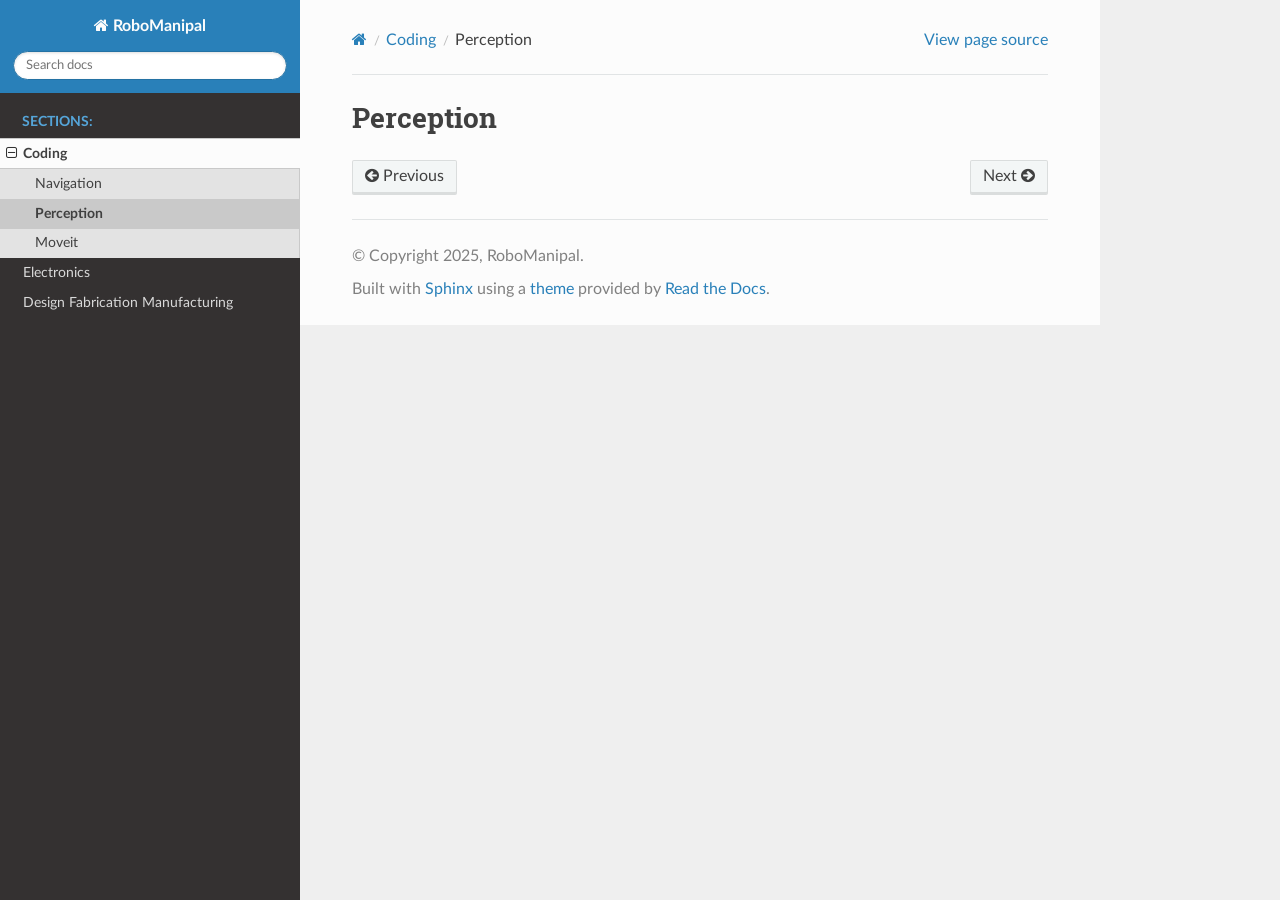
<file: coding/perception.html>
<!DOCTYPE html>
<html class="writer-html5" lang="en" data-content_root="../">
<head>
  <meta charset="utf-8" /><meta name="viewport" content="width=device-width, initial-scale=1" />

  <meta name="viewport" content="width=device-width, initial-scale=1.0" />
  <title>Perception &mdash; RoboManipal 0.1 documentation</title>
      <link rel="stylesheet" type="text/css" href="../_static/pygments.css?v=b86133f3" />
      <link rel="stylesheet" type="text/css" href="../_static/css/theme.css?v=e59714d7" />

  
      <script src="../_static/jquery.js?v=5d32c60e"></script>
      <script src="../_static/_sphinx_javascript_frameworks_compat.js?v=2cd50e6c"></script>
      <script src="../_static/documentation_options.js?v=2709fde1"></script>
      <script src="../_static/doctools.js?v=9bcbadda"></script>
      <script src="../_static/sphinx_highlight.js?v=dc90522c"></script>
    <script src="../_static/js/theme.js"></script>
    <link rel="index" title="Index" href="../genindex.html" />
    <link rel="search" title="Search" href="../search.html" />
    <link rel="next" title="Moveit" href="moveit.html" />
    <link rel="prev" title="Navigation" href="navigation.html" /> 
</head>

<body class="wy-body-for-nav"> 
  <div class="wy-grid-for-nav">
    <nav data-toggle="wy-nav-shift" class="wy-nav-side">
      <div class="wy-side-scroll">
        <div class="wy-side-nav-search" >

          
          
          <a href="../index.html" class="icon icon-home">
            RoboManipal
          </a>
<div role="search">
  <form id="rtd-search-form" class="wy-form" action="../search.html" method="get">
    <input type="text" name="q" placeholder="Search docs" aria-label="Search docs" />
    <input type="hidden" name="check_keywords" value="yes" />
    <input type="hidden" name="area" value="default" />
  </form>
</div>
        </div><div class="wy-menu wy-menu-vertical" data-spy="affix" role="navigation" aria-label="Navigation menu">
              <p class="caption" role="heading"><span class="caption-text">Sections:</span></p>
<ul class="current">
<li class="toctree-l1 current"><a class="reference internal" href="index.html">Coding</a><ul class="current">
<li class="toctree-l2"><a class="reference internal" href="navigation.html">Navigation</a></li>
<li class="toctree-l2 current"><a class="current reference internal" href="#">Perception</a></li>
<li class="toctree-l2"><a class="reference internal" href="moveit.html">Moveit</a></li>
</ul>
</li>
<li class="toctree-l1"><a class="reference internal" href="../electronics/index.html">Electronics</a></li>
<li class="toctree-l1"><a class="reference internal" href="../design_fabrication_manufacturing/index.html">Design Fabrication Manufacturing</a></li>
</ul>

        </div>
      </div>
    </nav>

    <section data-toggle="wy-nav-shift" class="wy-nav-content-wrap"><nav class="wy-nav-top" aria-label="Mobile navigation menu" >
          <i data-toggle="wy-nav-top" class="fa fa-bars"></i>
          <a href="../index.html">RoboManipal</a>
      </nav>

      <div class="wy-nav-content">
        <div class="rst-content">
          <div role="navigation" aria-label="Page navigation">
  <ul class="wy-breadcrumbs">
      <li><a href="../index.html" class="icon icon-home" aria-label="Home"></a></li>
          <li class="breadcrumb-item"><a href="index.html">Coding</a></li>
      <li class="breadcrumb-item active">Perception</li>
      <li class="wy-breadcrumbs-aside">
            <a href="../_sources/coding/perception.md.txt" rel="nofollow"> View page source</a>
      </li>
  </ul>
  <hr/>
</div>
          <div role="main" class="document" itemscope="itemscope" itemtype="http://schema.org/Article">
           <div itemprop="articleBody">
             
  <section id="perception">
<h1>Perception<a class="headerlink" href="#perception" title="Link to this heading"></a></h1>
</section>


           </div>
          </div>
          <footer><div class="rst-footer-buttons" role="navigation" aria-label="Footer">
        <a href="navigation.html" class="btn btn-neutral float-left" title="Navigation" accesskey="p" rel="prev"><span class="fa fa-arrow-circle-left" aria-hidden="true"></span> Previous</a>
        <a href="moveit.html" class="btn btn-neutral float-right" title="Moveit" accesskey="n" rel="next">Next <span class="fa fa-arrow-circle-right" aria-hidden="true"></span></a>
    </div>

  <hr/>

  <div role="contentinfo">
    <p>&#169; Copyright 2025, RoboManipal.</p>
  </div>

  Built with <a href="https://www.sphinx-doc.org/">Sphinx</a> using a
    <a href="https://github.com/readthedocs/sphinx_rtd_theme">theme</a>
    provided by <a href="https://readthedocs.org">Read the Docs</a>.
   

</footer>
        </div>
      </div>
    </section>
  </div>
  <script>
      jQuery(function () {
          SphinxRtdTheme.Navigation.enable(true);
      });
  </script> 

</body>
</html>
</file>
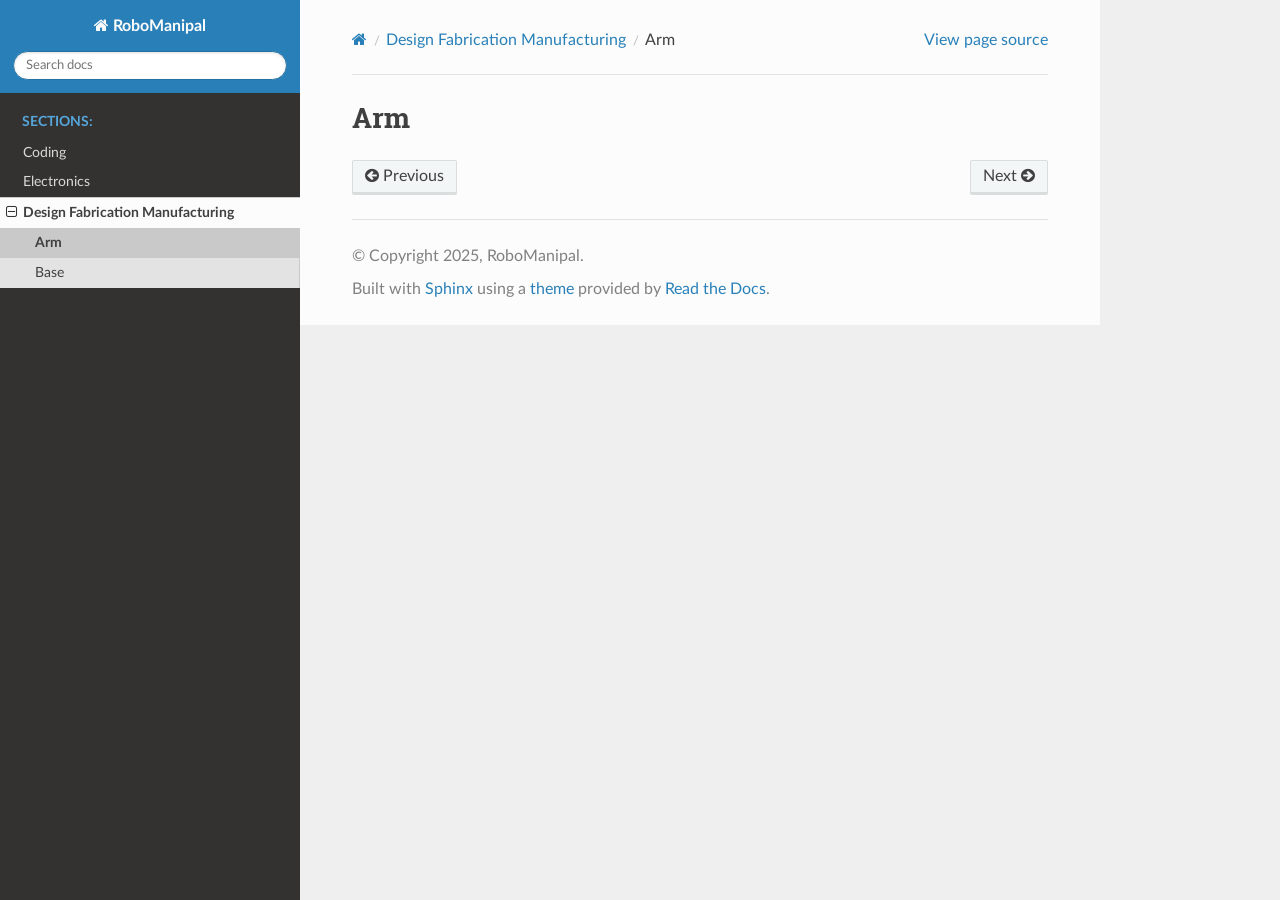
<file: design_fabrication_manufacturing/arm.html>
<!DOCTYPE html>
<html class="writer-html5" lang="en" data-content_root="../">
<head>
  <meta charset="utf-8" /><meta name="viewport" content="width=device-width, initial-scale=1" />

  <meta name="viewport" content="width=device-width, initial-scale=1.0" />
  <title>Arm &mdash; RoboManipal 0.1 documentation</title>
      <link rel="stylesheet" type="text/css" href="../_static/pygments.css?v=b86133f3" />
      <link rel="stylesheet" type="text/css" href="../_static/css/theme.css?v=e59714d7" />

  
      <script src="../_static/jquery.js?v=5d32c60e"></script>
      <script src="../_static/_sphinx_javascript_frameworks_compat.js?v=2cd50e6c"></script>
      <script src="../_static/documentation_options.js?v=2709fde1"></script>
      <script src="../_static/doctools.js?v=9bcbadda"></script>
      <script src="../_static/sphinx_highlight.js?v=dc90522c"></script>
    <script src="../_static/js/theme.js"></script>
    <link rel="index" title="Index" href="../genindex.html" />
    <link rel="search" title="Search" href="../search.html" />
    <link rel="next" title="Base" href="base.html" />
    <link rel="prev" title="Design Fabrication Manufacturing" href="index.html" /> 
</head>

<body class="wy-body-for-nav"> 
  <div class="wy-grid-for-nav">
    <nav data-toggle="wy-nav-shift" class="wy-nav-side">
      <div class="wy-side-scroll">
        <div class="wy-side-nav-search" >

          
          
          <a href="../index.html" class="icon icon-home">
            RoboManipal
          </a>
<div role="search">
  <form id="rtd-search-form" class="wy-form" action="../search.html" method="get">
    <input type="text" name="q" placeholder="Search docs" aria-label="Search docs" />
    <input type="hidden" name="check_keywords" value="yes" />
    <input type="hidden" name="area" value="default" />
  </form>
</div>
        </div><div class="wy-menu wy-menu-vertical" data-spy="affix" role="navigation" aria-label="Navigation menu">
              <p class="caption" role="heading"><span class="caption-text">Sections:</span></p>
<ul class="current">
<li class="toctree-l1"><a class="reference internal" href="../coding/index.html">Coding</a></li>
<li class="toctree-l1"><a class="reference internal" href="../electronics/index.html">Electronics</a></li>
<li class="toctree-l1 current"><a class="reference internal" href="index.html">Design Fabrication Manufacturing</a><ul class="current">
<li class="toctree-l2 current"><a class="current reference internal" href="#">Arm</a></li>
<li class="toctree-l2"><a class="reference internal" href="base.html">Base</a></li>
</ul>
</li>
</ul>

        </div>
      </div>
    </nav>

    <section data-toggle="wy-nav-shift" class="wy-nav-content-wrap"><nav class="wy-nav-top" aria-label="Mobile navigation menu" >
          <i data-toggle="wy-nav-top" class="fa fa-bars"></i>
          <a href="../index.html">RoboManipal</a>
      </nav>

      <div class="wy-nav-content">
        <div class="rst-content">
          <div role="navigation" aria-label="Page navigation">
  <ul class="wy-breadcrumbs">
      <li><a href="../index.html" class="icon icon-home" aria-label="Home"></a></li>
          <li class="breadcrumb-item"><a href="index.html">Design Fabrication Manufacturing</a></li>
      <li class="breadcrumb-item active">Arm</li>
      <li class="wy-breadcrumbs-aside">
            <a href="../_sources/design_fabrication_manufacturing/arm.md.txt" rel="nofollow"> View page source</a>
      </li>
  </ul>
  <hr/>
</div>
          <div role="main" class="document" itemscope="itemscope" itemtype="http://schema.org/Article">
           <div itemprop="articleBody">
             
  <section id="arm">
<h1>Arm<a class="headerlink" href="#arm" title="Link to this heading"></a></h1>
</section>


           </div>
          </div>
          <footer><div class="rst-footer-buttons" role="navigation" aria-label="Footer">
        <a href="index.html" class="btn btn-neutral float-left" title="Design Fabrication Manufacturing" accesskey="p" rel="prev"><span class="fa fa-arrow-circle-left" aria-hidden="true"></span> Previous</a>
        <a href="base.html" class="btn btn-neutral float-right" title="Base" accesskey="n" rel="next">Next <span class="fa fa-arrow-circle-right" aria-hidden="true"></span></a>
    </div>

  <hr/>

  <div role="contentinfo">
    <p>&#169; Copyright 2025, RoboManipal.</p>
  </div>

  Built with <a href="https://www.sphinx-doc.org/">Sphinx</a> using a
    <a href="https://github.com/readthedocs/sphinx_rtd_theme">theme</a>
    provided by <a href="https://readthedocs.org">Read the Docs</a>.
   

</footer>
        </div>
      </div>
    </section>
  </div>
  <script>
      jQuery(function () {
          SphinxRtdTheme.Navigation.enable(true);
      });
  </script> 

</body>
</html>
</file>
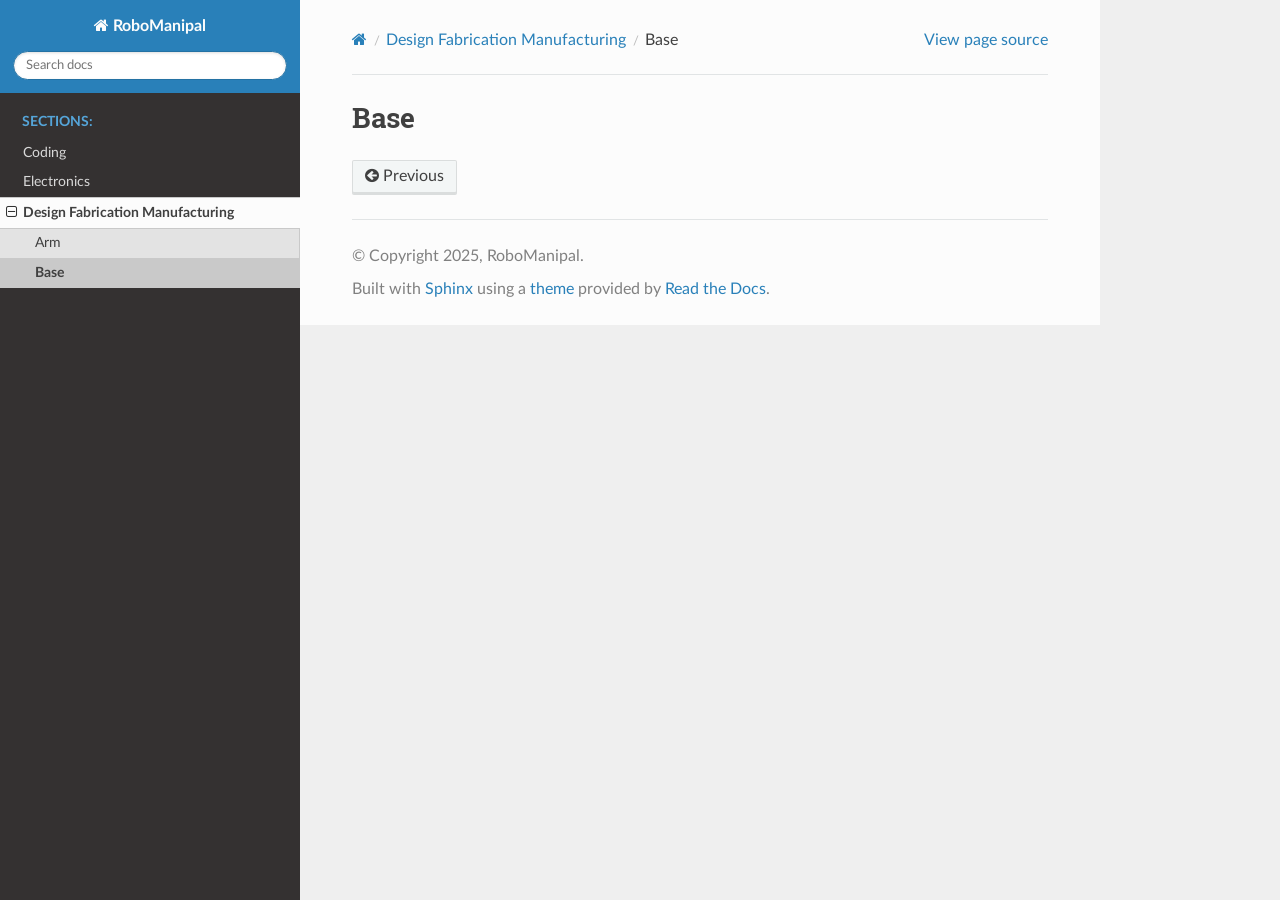
<file: design_fabrication_manufacturing/base.html>
<!DOCTYPE html>
<html class="writer-html5" lang="en" data-content_root="../">
<head>
  <meta charset="utf-8" /><meta name="viewport" content="width=device-width, initial-scale=1" />

  <meta name="viewport" content="width=device-width, initial-scale=1.0" />
  <title>Base &mdash; RoboManipal 0.1 documentation</title>
      <link rel="stylesheet" type="text/css" href="../_static/pygments.css?v=b86133f3" />
      <link rel="stylesheet" type="text/css" href="../_static/css/theme.css?v=e59714d7" />

  
      <script src="../_static/jquery.js?v=5d32c60e"></script>
      <script src="../_static/_sphinx_javascript_frameworks_compat.js?v=2cd50e6c"></script>
      <script src="../_static/documentation_options.js?v=2709fde1"></script>
      <script src="../_static/doctools.js?v=9bcbadda"></script>
      <script src="../_static/sphinx_highlight.js?v=dc90522c"></script>
    <script src="../_static/js/theme.js"></script>
    <link rel="index" title="Index" href="../genindex.html" />
    <link rel="search" title="Search" href="../search.html" />
    <link rel="prev" title="Arm" href="arm.html" /> 
</head>

<body class="wy-body-for-nav"> 
  <div class="wy-grid-for-nav">
    <nav data-toggle="wy-nav-shift" class="wy-nav-side">
      <div class="wy-side-scroll">
        <div class="wy-side-nav-search" >

          
          
          <a href="../index.html" class="icon icon-home">
            RoboManipal
          </a>
<div role="search">
  <form id="rtd-search-form" class="wy-form" action="../search.html" method="get">
    <input type="text" name="q" placeholder="Search docs" aria-label="Search docs" />
    <input type="hidden" name="check_keywords" value="yes" />
    <input type="hidden" name="area" value="default" />
  </form>
</div>
        </div><div class="wy-menu wy-menu-vertical" data-spy="affix" role="navigation" aria-label="Navigation menu">
              <p class="caption" role="heading"><span class="caption-text">Sections:</span></p>
<ul class="current">
<li class="toctree-l1"><a class="reference internal" href="../coding/index.html">Coding</a></li>
<li class="toctree-l1"><a class="reference internal" href="../electronics/index.html">Electronics</a></li>
<li class="toctree-l1 current"><a class="reference internal" href="index.html">Design Fabrication Manufacturing</a><ul class="current">
<li class="toctree-l2"><a class="reference internal" href="arm.html">Arm</a></li>
<li class="toctree-l2 current"><a class="current reference internal" href="#">Base</a></li>
</ul>
</li>
</ul>

        </div>
      </div>
    </nav>

    <section data-toggle="wy-nav-shift" class="wy-nav-content-wrap"><nav class="wy-nav-top" aria-label="Mobile navigation menu" >
          <i data-toggle="wy-nav-top" class="fa fa-bars"></i>
          <a href="../index.html">RoboManipal</a>
      </nav>

      <div class="wy-nav-content">
        <div class="rst-content">
          <div role="navigation" aria-label="Page navigation">
  <ul class="wy-breadcrumbs">
      <li><a href="../index.html" class="icon icon-home" aria-label="Home"></a></li>
          <li class="breadcrumb-item"><a href="index.html">Design Fabrication Manufacturing</a></li>
      <li class="breadcrumb-item active">Base</li>
      <li class="wy-breadcrumbs-aside">
            <a href="../_sources/design_fabrication_manufacturing/base.md.txt" rel="nofollow"> View page source</a>
      </li>
  </ul>
  <hr/>
</div>
          <div role="main" class="document" itemscope="itemscope" itemtype="http://schema.org/Article">
           <div itemprop="articleBody">
             
  <section id="base">
<h1>Base<a class="headerlink" href="#base" title="Link to this heading"></a></h1>
</section>


           </div>
          </div>
          <footer><div class="rst-footer-buttons" role="navigation" aria-label="Footer">
        <a href="arm.html" class="btn btn-neutral float-left" title="Arm" accesskey="p" rel="prev"><span class="fa fa-arrow-circle-left" aria-hidden="true"></span> Previous</a>
    </div>

  <hr/>

  <div role="contentinfo">
    <p>&#169; Copyright 2025, RoboManipal.</p>
  </div>

  Built with <a href="https://www.sphinx-doc.org/">Sphinx</a> using a
    <a href="https://github.com/readthedocs/sphinx_rtd_theme">theme</a>
    provided by <a href="https://readthedocs.org">Read the Docs</a>.
   

</footer>
        </div>
      </div>
    </section>
  </div>
  <script>
      jQuery(function () {
          SphinxRtdTheme.Navigation.enable(true);
      });
  </script> 

</body>
</html>
</file>
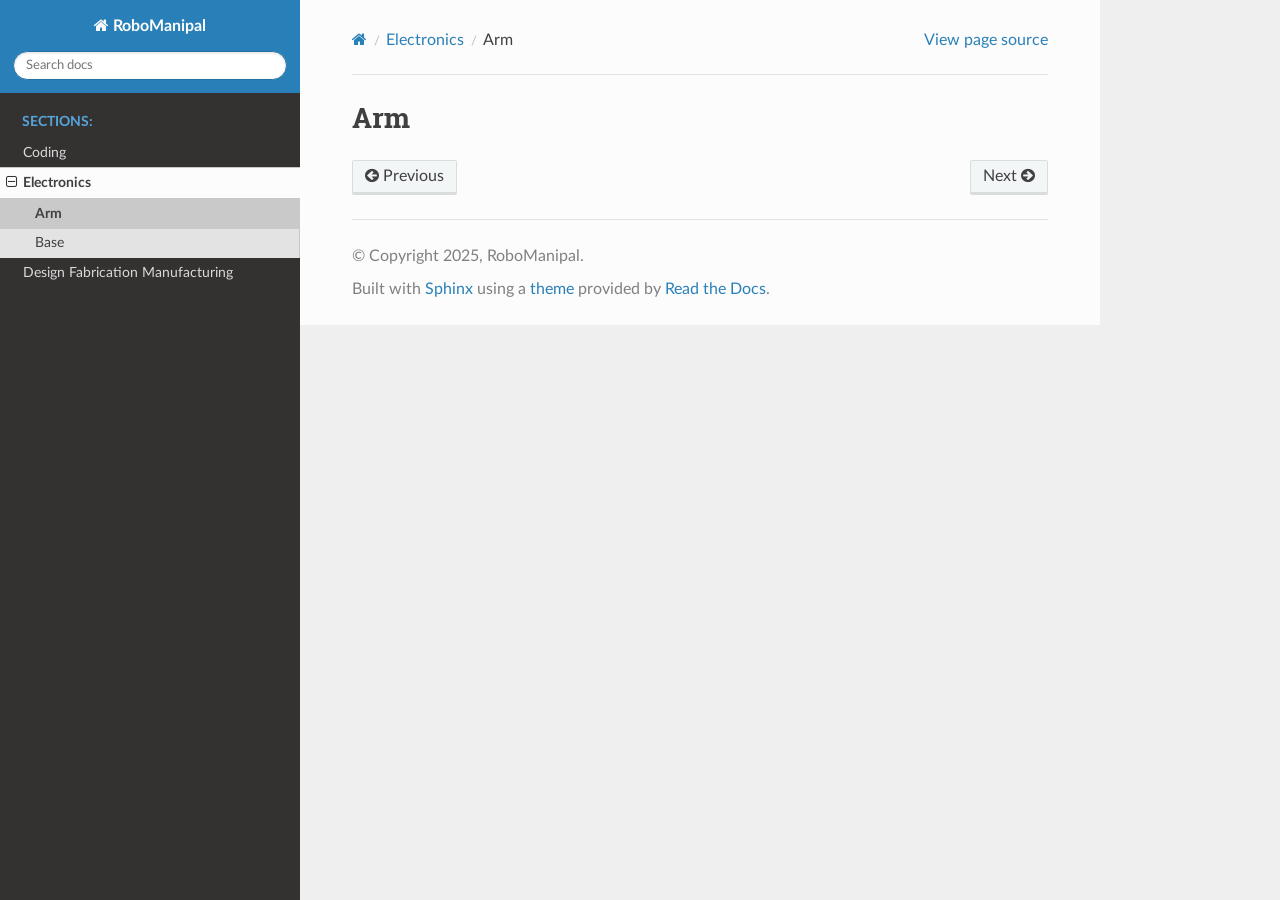
<file: electronics/arm.html>
<!DOCTYPE html>
<html class="writer-html5" lang="en" data-content_root="../">
<head>
  <meta charset="utf-8" /><meta name="viewport" content="width=device-width, initial-scale=1" />

  <meta name="viewport" content="width=device-width, initial-scale=1.0" />
  <title>Arm &mdash; RoboManipal 0.1 documentation</title>
      <link rel="stylesheet" type="text/css" href="../_static/pygments.css?v=b86133f3" />
      <link rel="stylesheet" type="text/css" href="../_static/css/theme.css?v=e59714d7" />

  
      <script src="../_static/jquery.js?v=5d32c60e"></script>
      <script src="../_static/_sphinx_javascript_frameworks_compat.js?v=2cd50e6c"></script>
      <script src="../_static/documentation_options.js?v=2709fde1"></script>
      <script src="../_static/doctools.js?v=9bcbadda"></script>
      <script src="../_static/sphinx_highlight.js?v=dc90522c"></script>
    <script src="../_static/js/theme.js"></script>
    <link rel="index" title="Index" href="../genindex.html" />
    <link rel="search" title="Search" href="../search.html" />
    <link rel="next" title="Base" href="base.html" />
    <link rel="prev" title="Electronics" href="index.html" /> 
</head>

<body class="wy-body-for-nav"> 
  <div class="wy-grid-for-nav">
    <nav data-toggle="wy-nav-shift" class="wy-nav-side">
      <div class="wy-side-scroll">
        <div class="wy-side-nav-search" >

          
          
          <a href="../index.html" class="icon icon-home">
            RoboManipal
          </a>
<div role="search">
  <form id="rtd-search-form" class="wy-form" action="../search.html" method="get">
    <input type="text" name="q" placeholder="Search docs" aria-label="Search docs" />
    <input type="hidden" name="check_keywords" value="yes" />
    <input type="hidden" name="area" value="default" />
  </form>
</div>
        </div><div class="wy-menu wy-menu-vertical" data-spy="affix" role="navigation" aria-label="Navigation menu">
              <p class="caption" role="heading"><span class="caption-text">Sections:</span></p>
<ul class="current">
<li class="toctree-l1"><a class="reference internal" href="../coding/index.html">Coding</a></li>
<li class="toctree-l1 current"><a class="reference internal" href="index.html">Electronics</a><ul class="current">
<li class="toctree-l2 current"><a class="current reference internal" href="#">Arm</a></li>
<li class="toctree-l2"><a class="reference internal" href="base.html">Base</a></li>
</ul>
</li>
<li class="toctree-l1"><a class="reference internal" href="../design_fabrication_manufacturing/index.html">Design Fabrication Manufacturing</a></li>
</ul>

        </div>
      </div>
    </nav>

    <section data-toggle="wy-nav-shift" class="wy-nav-content-wrap"><nav class="wy-nav-top" aria-label="Mobile navigation menu" >
          <i data-toggle="wy-nav-top" class="fa fa-bars"></i>
          <a href="../index.html">RoboManipal</a>
      </nav>

      <div class="wy-nav-content">
        <div class="rst-content">
          <div role="navigation" aria-label="Page navigation">
  <ul class="wy-breadcrumbs">
      <li><a href="../index.html" class="icon icon-home" aria-label="Home"></a></li>
          <li class="breadcrumb-item"><a href="index.html">Electronics</a></li>
      <li class="breadcrumb-item active">Arm</li>
      <li class="wy-breadcrumbs-aside">
            <a href="../_sources/electronics/arm.md.txt" rel="nofollow"> View page source</a>
      </li>
  </ul>
  <hr/>
</div>
          <div role="main" class="document" itemscope="itemscope" itemtype="http://schema.org/Article">
           <div itemprop="articleBody">
             
  <section id="arm">
<h1>Arm<a class="headerlink" href="#arm" title="Link to this heading"></a></h1>
</section>


           </div>
          </div>
          <footer><div class="rst-footer-buttons" role="navigation" aria-label="Footer">
        <a href="index.html" class="btn btn-neutral float-left" title="Electronics" accesskey="p" rel="prev"><span class="fa fa-arrow-circle-left" aria-hidden="true"></span> Previous</a>
        <a href="base.html" class="btn btn-neutral float-right" title="Base" accesskey="n" rel="next">Next <span class="fa fa-arrow-circle-right" aria-hidden="true"></span></a>
    </div>

  <hr/>

  <div role="contentinfo">
    <p>&#169; Copyright 2025, RoboManipal.</p>
  </div>

  Built with <a href="https://www.sphinx-doc.org/">Sphinx</a> using a
    <a href="https://github.com/readthedocs/sphinx_rtd_theme">theme</a>
    provided by <a href="https://readthedocs.org">Read the Docs</a>.
   

</footer>
        </div>
      </div>
    </section>
  </div>
  <script>
      jQuery(function () {
          SphinxRtdTheme.Navigation.enable(true);
      });
  </script> 

</body>
</html>
</file>
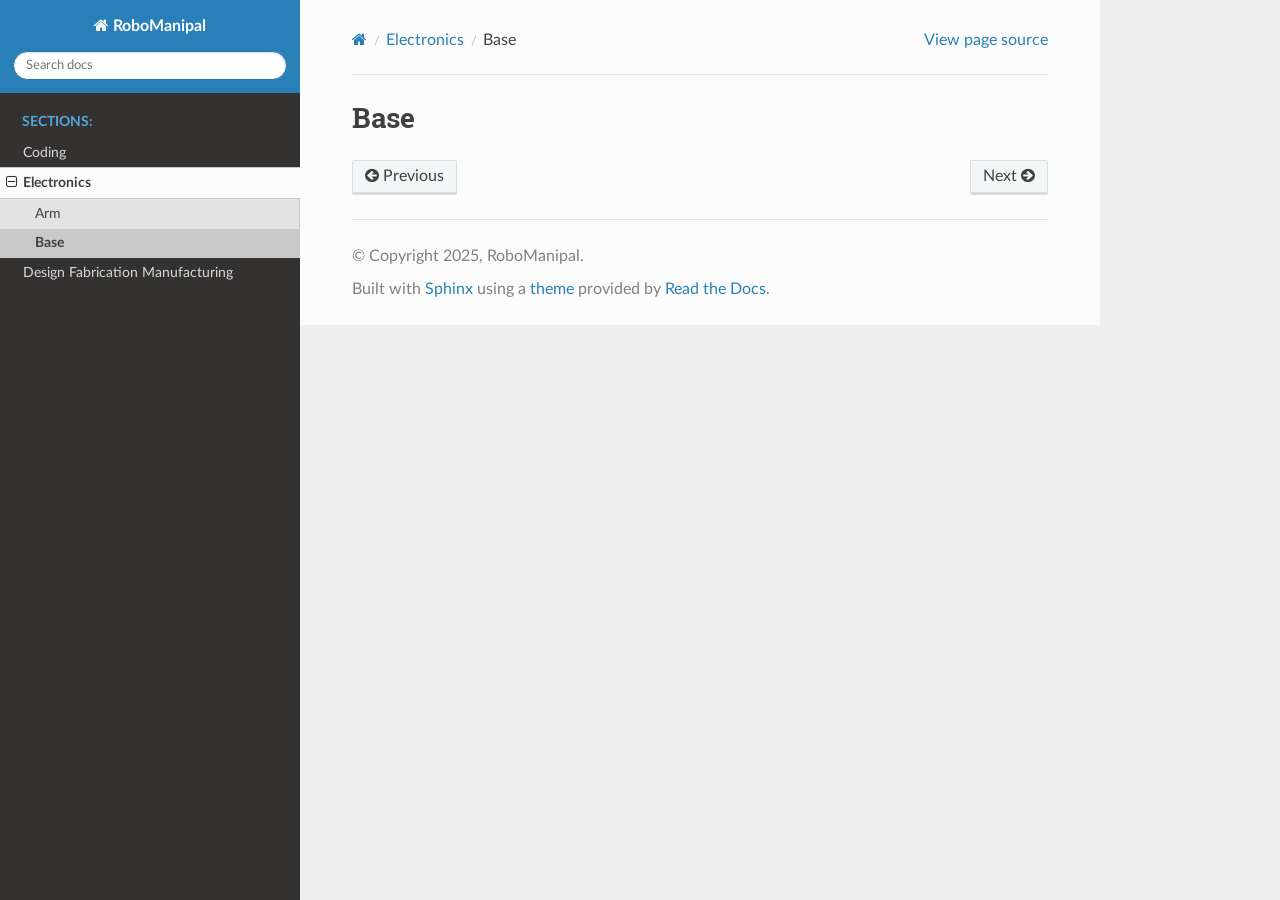
<file: electronics/base.html>
<!DOCTYPE html>
<html class="writer-html5" lang="en" data-content_root="../">
<head>
  <meta charset="utf-8" /><meta name="viewport" content="width=device-width, initial-scale=1" />

  <meta name="viewport" content="width=device-width, initial-scale=1.0" />
  <title>Base &mdash; RoboManipal 0.1 documentation</title>
      <link rel="stylesheet" type="text/css" href="../_static/pygments.css?v=b86133f3" />
      <link rel="stylesheet" type="text/css" href="../_static/css/theme.css?v=e59714d7" />

  
      <script src="../_static/jquery.js?v=5d32c60e"></script>
      <script src="../_static/_sphinx_javascript_frameworks_compat.js?v=2cd50e6c"></script>
      <script src="../_static/documentation_options.js?v=2709fde1"></script>
      <script src="../_static/doctools.js?v=9bcbadda"></script>
      <script src="../_static/sphinx_highlight.js?v=dc90522c"></script>
    <script src="../_static/js/theme.js"></script>
    <link rel="index" title="Index" href="../genindex.html" />
    <link rel="search" title="Search" href="../search.html" />
    <link rel="next" title="Design Fabrication Manufacturing" href="../design_fabrication_manufacturing/index.html" />
    <link rel="prev" title="Arm" href="arm.html" /> 
</head>

<body class="wy-body-for-nav"> 
  <div class="wy-grid-for-nav">
    <nav data-toggle="wy-nav-shift" class="wy-nav-side">
      <div class="wy-side-scroll">
        <div class="wy-side-nav-search" >

          
          
          <a href="../index.html" class="icon icon-home">
            RoboManipal
          </a>
<div role="search">
  <form id="rtd-search-form" class="wy-form" action="../search.html" method="get">
    <input type="text" name="q" placeholder="Search docs" aria-label="Search docs" />
    <input type="hidden" name="check_keywords" value="yes" />
    <input type="hidden" name="area" value="default" />
  </form>
</div>
        </div><div class="wy-menu wy-menu-vertical" data-spy="affix" role="navigation" aria-label="Navigation menu">
              <p class="caption" role="heading"><span class="caption-text">Sections:</span></p>
<ul class="current">
<li class="toctree-l1"><a class="reference internal" href="../coding/index.html">Coding</a></li>
<li class="toctree-l1 current"><a class="reference internal" href="index.html">Electronics</a><ul class="current">
<li class="toctree-l2"><a class="reference internal" href="arm.html">Arm</a></li>
<li class="toctree-l2 current"><a class="current reference internal" href="#">Base</a></li>
</ul>
</li>
<li class="toctree-l1"><a class="reference internal" href="../design_fabrication_manufacturing/index.html">Design Fabrication Manufacturing</a></li>
</ul>

        </div>
      </div>
    </nav>

    <section data-toggle="wy-nav-shift" class="wy-nav-content-wrap"><nav class="wy-nav-top" aria-label="Mobile navigation menu" >
          <i data-toggle="wy-nav-top" class="fa fa-bars"></i>
          <a href="../index.html">RoboManipal</a>
      </nav>

      <div class="wy-nav-content">
        <div class="rst-content">
          <div role="navigation" aria-label="Page navigation">
  <ul class="wy-breadcrumbs">
      <li><a href="../index.html" class="icon icon-home" aria-label="Home"></a></li>
          <li class="breadcrumb-item"><a href="index.html">Electronics</a></li>
      <li class="breadcrumb-item active">Base</li>
      <li class="wy-breadcrumbs-aside">
            <a href="../_sources/electronics/base.md.txt" rel="nofollow"> View page source</a>
      </li>
  </ul>
  <hr/>
</div>
          <div role="main" class="document" itemscope="itemscope" itemtype="http://schema.org/Article">
           <div itemprop="articleBody">
             
  <section id="base">
<h1>Base<a class="headerlink" href="#base" title="Link to this heading"></a></h1>
</section>


           </div>
          </div>
          <footer><div class="rst-footer-buttons" role="navigation" aria-label="Footer">
        <a href="arm.html" class="btn btn-neutral float-left" title="Arm" accesskey="p" rel="prev"><span class="fa fa-arrow-circle-left" aria-hidden="true"></span> Previous</a>
        <a href="../design_fabrication_manufacturing/index.html" class="btn btn-neutral float-right" title="Design Fabrication Manufacturing" accesskey="n" rel="next">Next <span class="fa fa-arrow-circle-right" aria-hidden="true"></span></a>
    </div>

  <hr/>

  <div role="contentinfo">
    <p>&#169; Copyright 2025, RoboManipal.</p>
  </div>

  Built with <a href="https://www.sphinx-doc.org/">Sphinx</a> using a
    <a href="https://github.com/readthedocs/sphinx_rtd_theme">theme</a>
    provided by <a href="https://readthedocs.org">Read the Docs</a>.
   

</footer>
        </div>
      </div>
    </section>
  </div>
  <script>
      jQuery(function () {
          SphinxRtdTheme.Navigation.enable(true);
      });
  </script> 

</body>
</html>
</file>
<file: _static/pygments.css>
pre { line-height: 125%; }
td.linenos .normal { color: inherit; background-color: transparent; padding-left: 5px; padding-right: 5px; }
span.linenos { color: inherit; background-color: transparent; padding-left: 5px; padding-right: 5px; }
td.linenos .special { color: #000000; background-color: #ffffc0; padding-left: 5px; padding-right: 5px; }
span.linenos.special { color: #000000; background-color: #ffffc0; padding-left: 5px; padding-right: 5px; }
.highlight .hll { background-color: #ffffcc }
.highlight { background: #f8f8f8; }
.highlight .c { color: #3D7B7B; font-style: italic } /* Comment */
.highlight .err { border: 1px solid #F00 } /* Error */
.highlight .k { color: #008000; font-weight: bold } /* Keyword */
.highlight .o { color: #666 } /* Operator */
.highlight .ch { color: #3D7B7B; font-style: italic } /* Comment.Hashbang */
.highlight .cm { color: #3D7B7B; font-style: italic } /* Comment.Multiline */
.highlight .cp { color: #9C6500 } /* Comment.Preproc */
.highlight .cpf { color: #3D7B7B; font-style: italic } /* Comment.PreprocFile */
.highlight .c1 { color: #3D7B7B; font-style: italic } /* Comment.Single */
.highlight .cs { color: #3D7B7B; font-style: italic } /* Comment.Special */
.highlight .gd { color: #A00000 } /* Generic.Deleted */
.highlight .ge { font-style: italic } /* Generic.Emph */
.highlight .ges { font-weight: bold; font-style: italic } /* Generic.EmphStrong */
.highlight .gr { color: #E40000 } /* Generic.Error */
.highlight .gh { color: #000080; font-weight: bold } /* Generic.Heading */
.highlight .gi { color: #008400 } /* Generic.Inserted */
.highlight .go { color: #717171 } /* Generic.Output */
.highlight .gp { color: #000080; font-weight: bold } /* Generic.Prompt */
.highlight .gs { font-weight: bold } /* Generic.Strong */
.highlight .gu { color: #800080; font-weight: bold } /* Generic.Subheading */
.highlight .gt { color: #04D } /* Generic.Traceback */
.highlight .kc { color: #008000; font-weight: bold } /* Keyword.Constant */
.highlight .kd { color: #008000; font-weight: bold } /* Keyword.Declaration */
.highlight .kn { color: #008000; font-weight: bold } /* Keyword.Namespace */
.highlight .kp { color: #008000 } /* Keyword.Pseudo */
.highlight .kr { color: #008000; font-weight: bold } /* Keyword.Reserved */
.highlight .kt { color: #B00040 } /* Keyword.Type */
.highlight .m { color: #666 } /* Literal.Number */
.highlight .s { color: #BA2121 } /* Literal.String */
.highlight .na { color: #687822 } /* Name.Attribute */
.highlight .nb { color: #008000 } /* Name.Builtin */
.highlight .nc { color: #00F; font-weight: bold } /* Name.Class */
.highlight .no { color: #800 } /* Name.Constant */
.highlight .nd { color: #A2F } /* Name.Decorator */
.highlight .ni { color: #717171; font-weight: bold } /* Name.Entity */
.highlight .ne { color: #CB3F38; font-weight: bold } /* Name.Exception */
.highlight .nf { color: #00F } /* Name.Function */
.highlight .nl { color: #767600 } /* Name.Label */
.highlight .nn { color: #00F; font-weight: bold } /* Name.Namespace */
.highlight .nt { color: #008000; font-weight: bold } /* Name.Tag */
.highlight .nv { color: #19177C } /* Name.Variable */
.highlight .ow { color: #A2F; font-weight: bold } /* Operator.Word */
.highlight .w { color: #BBB } /* Text.Whitespace */
.highlight .mb { color: #666 } /* Literal.Number.Bin */
.highlight .mf { color: #666 } /* Literal.Number.Float */
.highlight .mh { color: #666 } /* Literal.Number.Hex */
.highlight .mi { color: #666 } /* Literal.Number.Integer */
.highlight .mo { color: #666 } /* Literal.Number.Oct */
.highlight .sa { color: #BA2121 } /* Literal.String.Affix */
.highlight .sb { color: #BA2121 } /* Literal.String.Backtick */
.highlight .sc { color: #BA2121 } /* Literal.String.Char */
.highlight .dl { color: #BA2121 } /* Literal.String.Delimiter */
.highlight .sd { color: #BA2121; font-style: italic } /* Literal.String.Doc */
.highlight .s2 { color: #BA2121 } /* Literal.String.Double */
.highlight .se { color: #AA5D1F; font-weight: bold } /* Literal.String.Escape */
.highlight .sh { color: #BA2121 } /* Literal.String.Heredoc */
.highlight .si { color: #A45A77; font-weight: bold } /* Literal.String.Interpol */
.highlight .sx { color: #008000 } /* Literal.String.Other */
.highlight .sr { color: #A45A77 } /* Literal.String.Regex */
.highlight .s1 { color: #BA2121 } /* Literal.String.Single */
.highlight .ss { color: #19177C } /* Literal.String.Symbol */
.highlight .bp { color: #008000 } /* Name.Builtin.Pseudo */
.highlight .fm { color: #00F } /* Name.Function.Magic */
.highlight .vc { color: #19177C } /* Name.Variable.Class */
.highlight .vg { color: #19177C } /* Name.Variable.Global */
.highlight .vi { color: #19177C } /* Name.Variable.Instance */
.highlight .vm { color: #19177C } /* Name.Variable.Magic */
.highlight .il { color: #666 } /* Literal.Number.Integer.Long */
</file>
<file: _static/css/theme.css>
html{box-sizing:border-box}*,:after,:before{box-sizing:inherit}article,aside,details,figcaption,figure,footer,header,hgroup,nav,section{display:block}audio,canvas,video{display:inline-block;*display:inline;*zoom:1}[hidden],audio:not([controls]){display:none}*{-webkit-box-sizing:border-box;-moz-box-sizing:border-box;box-sizing:border-box}html{font-size:100%;-webkit-text-size-adjust:100%;-ms-text-size-adjust:100%}body{margin:0}a:active,a:hover{outline:0}abbr[title]{border-bottom:1px dotted}b,strong{font-weight:700}blockquote{margin:0}dfn{font-style:italic}ins{background:#ff9;text-decoration:none}ins,mark{color:#000}mark{background:#ff0;font-style:italic;font-weight:700}.rst-content code,.rst-content tt,code,kbd,pre,samp{font-family:monospace,serif;_font-family:courier new,monospace;font-size:1em}pre{white-space:pre}q{quotes:none}q:after,q:before{content:"";content:none}small{font-size:85%}sub,sup{font-size:75%;line-height:0;position:relative;vertical-align:baseline}sup{top:-.5em}sub{bottom:-.25em}dl,ol,ul{margin:0;padding:0;list-style:none;list-style-image:none}li{list-style:none}dd{margin:0}img{border:0;-ms-interpolation-mode:bicubic;vertical-align:middle;max-width:100%}svg:not(:root){overflow:hidden}figure,form{margin:0}label{cursor:pointer}button,input,select,textarea{font-size:100%;margin:0;vertical-align:baseline;*vertical-align:middle}button,input{line-height:normal}button,input[type=button],input[type=reset],input[type=submit]{cursor:pointer;-webkit-appearance:button;*overflow:visible}button[disabled],input[disabled]{cursor:default}input[type=search]{-webkit-appearance:textfield;-moz-box-sizing:content-box;-webkit-box-sizing:content-box;box-sizing:content-box}textarea{resize:vertical}table{border-collapse:collapse;border-spacing:0}td{vertical-align:top}.chromeframe{margin:.2em 0;background:#ccc;color:#000;padding:.2em 0}.ir{display:block;border:0;text-indent:-999em;overflow:hidden;background-color:transparent;background-repeat:no-repeat;text-align:left;direction:ltr;*line-height:0}.ir br{display:none}.hidden{display:none!important;visibility:hidden}.visuallyhidden{border:0;clip:rect(0 0 0 0);height:1px;margin:-1px;overflow:hidden;padding:0;position:absolute;width:1px}.visuallyhidden.focusable:active,.visuallyhidden.focusable:focus{clip:auto;height:auto;margin:0;overflow:visible;position:static;width:auto}.invisible{visibility:hidden}.relative{position:relative}big,small{font-size:100%}@media print{body,html,section{background:none!important}*{box-shadow:none!important;text-shadow:none!important;filter:none!important;-ms-filter:none!important}a,a:visited{text-decoration:underline}.ir a:after,a[href^="#"]:after,a[href^="javascript:"]:after{content:""}blockquote,pre{page-break-inside:avoid}thead{display:table-header-group}img,tr{page-break-inside:avoid}img{max-width:100%!important}@page{margin:.5cm}.rst-content .toctree-wrapper>p.caption,h2,h3,p{orphans:3;widows:3}.rst-content .toctree-wrapper>p.caption,h2,h3{page-break-after:avoid}}.btn,.fa:before,.icon:before,.rst-content .admonition,.rst-content .admonition-title:before,.rst-content .admonition-todo,.rst-content .attention,.rst-content .caution,.rst-content .code-block-caption .headerlink:before,.rst-content .danger,.rst-content .eqno .headerlink:before,.rst-content .error,.rst-content .hint,.rst-content .important,.rst-content .note,.rst-content .seealso,.rst-content .tip,.rst-content .warning,.rst-content code.download span:first-child:before,.rst-content dl dt .headerlink:before,.rst-content h1 .headerlink:before,.rst-content h2 .headerlink:before,.rst-content h3 .headerlink:before,.rst-content h4 .headerlink:before,.rst-content h5 .headerlink:before,.rst-content h6 .headerlink:before,.rst-content p.caption .headerlink:before,.rst-content p .headerlink:before,.rst-content table>caption .headerlink:before,.rst-content tt.download span:first-child:before,.wy-alert,.wy-dropdown .caret:before,.wy-inline-validate.wy-inline-validate-danger .wy-input-context:before,.wy-inline-validate.wy-inline-validate-info .wy-input-context:before,.wy-inline-validate.wy-inline-validate-success .wy-input-context:before,.wy-inline-validate.wy-inline-validate-warning .wy-input-context:before,.wy-menu-vertical li.current>a button.toctree-expand:before,.wy-menu-vertical li.on a button.toctree-expand:before,.wy-menu-vertical li button.toctree-expand:before,input[type=color],input[type=date],input[type=datetime-local],input[type=datetime],input[type=email],input[type=month],input[type=number],input[type=password],input[type=search],input[type=tel],input[type=text],input[type=time],input[type=url],input[type=week],select,textarea{-webkit-font-smoothing:antialiased}.clearfix{*zoom:1}.clearfix:after,.clearfix:before{display:table;content:""}.clearfix:after{clear:both}/*!
 *  Font Awesome 4.7.0 by @davegandy - http://fontawesome.io - @fontawesome
 *  License - http://fontawesome.io/license (Font: SIL OFL 1.1, CSS: MIT License)
 */@font-face{font-family:FontAwesome;src:url(fonts/fontawesome-webfont.eot?674f50d287a8c48dc19ba404d20fe713);src:url(fonts/fontawesome-webfont.eot?674f50d287a8c48dc19ba404d20fe713?#iefix&v=4.7.0) format("embedded-opentype"),url(fonts/fontawesome-webfont.woff2?af7ae505a9eed503f8b8e6982036873e) format("woff2"),url(fonts/fontawesome-webfont.woff?fee66e712a8a08eef5805a46892932ad) format("woff"),url(fonts/fontawesome-webfont.ttf?b06871f281fee6b241d60582ae9369b9) format("truetype"),url(fonts/fontawesome-webfont.svg?912ec66d7572ff821749319396470bde#fontawesomeregular) format("svg");font-weight:400;font-style:normal}.fa,.icon,.rst-content .admonition-title,.rst-content .code-block-caption .headerlink,.rst-content .eqno .headerlink,.rst-content code.download span:first-child,.rst-content dl dt .headerlink,.rst-content h1 .headerlink,.rst-content h2 .headerlink,.rst-content h3 .headerlink,.rst-content h4 .headerlink,.rst-content h5 .headerlink,.rst-content h6 .headerlink,.rst-content p.caption .headerlink,.rst-content p .headerlink,.rst-content table>caption .headerlink,.rst-content tt.download span:first-child,.wy-menu-vertical li.current>a button.toctree-expand,.wy-menu-vertical li.on a button.toctree-expand,.wy-menu-vertical li button.toctree-expand{display:inline-block;font:normal normal normal 14px/1 FontAwesome;font-size:inherit;text-rendering:auto;-webkit-font-smoothing:antialiased;-moz-osx-font-smoothing:grayscale}.fa-lg{font-size:1.33333em;line-height:.75em;vertical-align:-15%}.fa-2x{font-size:2em}.fa-3x{font-size:3em}.fa-4x{font-size:4em}.fa-5x{font-size:5em}.fa-fw{width:1.28571em;text-align:center}.fa-ul{padding-left:0;margin-left:2.14286em;list-style-type:none}.fa-ul>li{position:relative}.fa-li{position:absolute;left:-2.14286em;width:2.14286em;top:.14286em;text-align:center}.fa-li.fa-lg{left:-1.85714em}.fa-border{padding:.2em .25em .15em;border:.08em solid #eee;border-radius:.1em}.fa-pull-left{float:left}.fa-pull-right{float:right}.fa-pull-left.icon,.fa.fa-pull-left,.rst-content .code-block-caption .fa-pull-left.headerlink,.rst-content .eqno .fa-pull-left.headerlink,.rst-content .fa-pull-left.admonition-title,.rst-content code.download span.fa-pull-left:first-child,.rst-content dl dt .fa-pull-left.headerlink,.rst-content h1 .fa-pull-left.headerlink,.rst-content h2 .fa-pull-left.headerlink,.rst-content h3 .fa-pull-left.headerlink,.rst-content h4 .fa-pull-left.headerlink,.rst-content h5 .fa-pull-left.headerlink,.rst-content h6 .fa-pull-left.headerlink,.rst-content p .fa-pull-left.headerlink,.rst-content table>caption .fa-pull-left.headerlink,.rst-content tt.download span.fa-pull-left:first-child,.wy-menu-vertical li.current>a button.fa-pull-left.toctree-expand,.wy-menu-vertical li.on a button.fa-pull-left.toctree-expand,.wy-menu-vertical li button.fa-pull-left.toctree-expand{margin-right:.3em}.fa-pull-right.icon,.fa.fa-pull-right,.rst-content .code-block-caption .fa-pull-right.headerlink,.rst-content .eqno .fa-pull-right.headerlink,.rst-content .fa-pull-right.admonition-title,.rst-content code.download span.fa-pull-right:first-child,.rst-content dl dt .fa-pull-right.headerlink,.rst-content h1 .fa-pull-right.headerlink,.rst-content h2 .fa-pull-right.headerlink,.rst-content h3 .fa-pull-right.headerlink,.rst-content h4 .fa-pull-right.headerlink,.rst-content h5 .fa-pull-right.headerlink,.rst-content h6 .fa-pull-right.headerlink,.rst-content p .fa-pull-right.headerlink,.rst-content table>caption .fa-pull-right.headerlink,.rst-content tt.download span.fa-pull-right:first-child,.wy-menu-vertical li.current>a button.fa-pull-right.toctree-expand,.wy-menu-vertical li.on a button.fa-pull-right.toctree-expand,.wy-menu-vertical li button.fa-pull-right.toctree-expand{margin-left:.3em}.pull-right{float:right}.pull-left{float:left}.fa.pull-left,.pull-left.icon,.rst-content .code-block-caption .pull-left.headerlink,.rst-content .eqno .pull-left.headerlink,.rst-content .pull-left.admonition-title,.rst-content code.download span.pull-left:first-child,.rst-content dl dt .pull-left.headerlink,.rst-content h1 .pull-left.headerlink,.rst-content h2 .pull-left.headerlink,.rst-content h3 .pull-left.headerlink,.rst-content h4 .pull-left.headerlink,.rst-content h5 .pull-left.headerlink,.rst-content h6 .pull-left.headerlink,.rst-content p .pull-left.headerlink,.rst-content table>caption .pull-left.headerlink,.rst-content tt.download span.pull-left:first-child,.wy-menu-vertical li.current>a button.pull-left.toctree-expand,.wy-menu-vertical li.on a button.pull-left.toctree-expand,.wy-menu-vertical li button.pull-left.toctree-expand{margin-right:.3em}.fa.pull-right,.pull-right.icon,.rst-content .code-block-caption .pull-right.headerlink,.rst-content .eqno .pull-right.headerlink,.rst-content .pull-right.admonition-title,.rst-content code.download span.pull-right:first-child,.rst-content dl dt .pull-right.headerlink,.rst-content h1 .pull-right.headerlink,.rst-content h2 .pull-right.headerlink,.rst-content h3 .pull-right.headerlink,.rst-content h4 .pull-right.headerlink,.rst-content h5 .pull-right.headerlink,.rst-content h6 .pull-right.headerlink,.rst-content p .pull-right.headerlink,.rst-content table>caption .pull-right.headerlink,.rst-content tt.download span.pull-right:first-child,.wy-menu-vertical li.current>a button.pull-right.toctree-expand,.wy-menu-vertical li.on a button.pull-right.toctree-expand,.wy-menu-vertical li button.pull-right.toctree-expand{margin-left:.3em}.fa-spin{-webkit-animation:fa-spin 2s linear infinite;animation:fa-spin 2s linear infinite}.fa-pulse{-webkit-animation:fa-spin 1s steps(8) infinite;animation:fa-spin 1s steps(8) infinite}@-webkit-keyframes fa-spin{0%{-webkit-transform:rotate(0deg);transform:rotate(0deg)}to{-webkit-transform:rotate(359deg);transform:rotate(359deg)}}@keyframes fa-spin{0%{-webkit-transform:rotate(0deg);transform:rotate(0deg)}to{-webkit-transform:rotate(359deg);transform:rotate(359deg)}}.fa-rotate-90{-ms-filter:"progid:DXImageTransform.Microsoft.BasicImage(rotation=1)";-webkit-transform:rotate(90deg);-ms-transform:rotate(90deg);transform:rotate(90deg)}.fa-rotate-180{-ms-filter:"progid:DXImageTransform.Microsoft.BasicImage(rotation=2)";-webkit-transform:rotate(180deg);-ms-transform:rotate(180deg);transform:rotate(180deg)}.fa-rotate-270{-ms-filter:"progid:DXImageTransform.Microsoft.BasicImage(rotation=3)";-webkit-transform:rotate(270deg);-ms-transform:rotate(270deg);transform:rotate(270deg)}.fa-flip-horizontal{-ms-filter:"progid:DXImageTransform.Microsoft.BasicImage(rotation=0, mirror=1)";-webkit-transform:scaleX(-1);-ms-transform:scaleX(-1);transform:scaleX(-1)}.fa-flip-vertical{-ms-filter:"progid:DXImageTransform.Microsoft.BasicImage(rotation=2, mirror=1)";-webkit-transform:scaleY(-1);-ms-transform:scaleY(-1);transform:scaleY(-1)}:root .fa-flip-horizontal,:root .fa-flip-vertical,:root .fa-rotate-90,:root .fa-rotate-180,:root .fa-rotate-270{filter:none}.fa-stack{position:relative;display:inline-block;width:2em;height:2em;line-height:2em;vertical-align:middle}.fa-stack-1x,.fa-stack-2x{position:absolute;left:0;width:100%;text-align:center}.fa-stack-1x{line-height:inherit}.fa-stack-2x{font-size:2em}.fa-inverse{color:#fff}.fa-glass:before{content:""}.fa-music:before{content:""}.fa-search:before,.icon-search:before{content:""}.fa-envelope-o:before{content:""}.fa-heart:before{content:""}.fa-star:before{content:""}.fa-star-o:before{content:""}.fa-user:before{content:""}.fa-film:before{content:""}.fa-th-large:before{content:""}.fa-th:before{content:""}.fa-th-list:before{content:""}.fa-check:before{content:""}.fa-close:before,.fa-remove:before,.fa-times:before{content:""}.fa-search-plus:before{content:""}.fa-search-minus:before{content:""}.fa-power-off:before{content:""}.fa-signal:before{content:""}.fa-cog:before,.fa-gear:before{content:""}.fa-trash-o:before{content:""}.fa-home:before,.icon-home:before{content:""}.fa-file-o:before{content:""}.fa-clock-o:before{content:""}.fa-road:before{content:""}.fa-download:before,.rst-content code.download span:first-child:before,.rst-content tt.download span:first-child:before{content:""}.fa-arrow-circle-o-down:before{content:""}.fa-arrow-circle-o-up:before{content:""}.fa-inbox:before{content:""}.fa-play-circle-o:before{content:""}.fa-repeat:before,.fa-rotate-right:before{content:""}.fa-refresh:before{content:""}.fa-list-alt:before{content:""}.fa-lock:before{content:""}.fa-flag:before{content:""}.fa-headphones:before{content:""}.fa-volume-off:before{content:""}.fa-volume-down:before{content:""}.fa-volume-up:before{content:""}.fa-qrcode:before{content:""}.fa-barcode:before{content:""}.fa-tag:before{content:""}.fa-tags:before{content:""}.fa-book:before,.icon-book:before{content:""}.fa-bookmark:before{content:""}.fa-print:before{content:""}.fa-camera:before{content:""}.fa-font:before{content:""}.fa-bold:before{content:""}.fa-italic:before{content:""}.fa-text-height:before{content:""}.fa-text-width:before{content:""}.fa-align-left:before{content:""}.fa-align-center:before{content:""}.fa-align-right:before{content:""}.fa-align-justify:before{content:""}.fa-list:before{content:""}.fa-dedent:before,.fa-outdent:before{content:""}.fa-indent:before{content:""}.fa-video-camera:before{content:""}.fa-image:before,.fa-photo:before,.fa-picture-o:before{content:""}.fa-pencil:before{content:""}.fa-map-marker:before{content:""}.fa-adjust:before{content:""}.fa-tint:before{content:""}.fa-edit:before,.fa-pencil-square-o:before{content:""}.fa-share-square-o:before{content:""}.fa-check-square-o:before{content:""}.fa-arrows:before{content:""}.fa-step-backward:before{content:""}.fa-fast-backward:before{content:""}.fa-backward:before{content:""}.fa-play:before{content:""}.fa-pause:before{content:""}.fa-stop:before{content:""}.fa-forward:before{content:""}.fa-fast-forward:before{content:""}.fa-step-forward:before{content:""}.fa-eject:before{content:""}.fa-chevron-left:before{content:""}.fa-chevron-right:before{content:""}.fa-plus-circle:before{content:""}.fa-minus-circle:before{content:""}.fa-times-circle:before,.wy-inline-validate.wy-inline-validate-danger .wy-input-context:before{content:""}.fa-check-circle:before,.wy-inline-validate.wy-inline-validate-success .wy-input-context:before{content:""}.fa-question-circle:before{content:""}.fa-info-circle:before{content:""}.fa-crosshairs:before{content:""}.fa-times-circle-o:before{content:""}.fa-check-circle-o:before{content:""}.fa-ban:before{content:""}.fa-arrow-left:before{content:""}.fa-arrow-right:before{content:""}.fa-arrow-up:before{content:""}.fa-arrow-down:before{content:""}.fa-mail-forward:before,.fa-share:before{content:""}.fa-expand:before{content:""}.fa-compress:before{content:""}.fa-plus:before{content:""}.fa-minus:before{content:""}.fa-asterisk:before{content:""}.fa-exclamation-circle:before,.rst-content .admonition-title:before,.wy-inline-validate.wy-inline-validate-info .wy-input-context:before,.wy-inline-validate.wy-inline-validate-warning .wy-input-context:before{content:""}.fa-gift:before{content:""}.fa-leaf:before{content:""}.fa-fire:before,.icon-fire:before{content:""}.fa-eye:before{content:""}.fa-eye-slash:before{content:""}.fa-exclamation-triangle:before,.fa-warning:before{content:""}.fa-plane:before{content:""}.fa-calendar:before{content:""}.fa-random:before{content:""}.fa-comment:before{content:""}.fa-magnet:before{content:""}.fa-chevron-up:before{content:""}.fa-chevron-down:before{content:""}.fa-retweet:before{content:""}.fa-shopping-cart:before{content:""}.fa-folder:before{content:""}.fa-folder-open:before{content:""}.fa-arrows-v:before{content:""}.fa-arrows-h:before{content:""}.fa-bar-chart-o:before,.fa-bar-chart:before{content:""}.fa-twitter-square:before{content:""}.fa-facebook-square:before{content:""}.fa-camera-retro:before{content:""}.fa-key:before{content:""}.fa-cogs:before,.fa-gears:before{content:""}.fa-comments:before{content:""}.fa-thumbs-o-up:before{content:""}.fa-thumbs-o-down:before{content:""}.fa-star-half:before{content:""}.fa-heart-o:before{content:""}.fa-sign-out:before{content:""}.fa-linkedin-square:before{content:""}.fa-thumb-tack:before{content:""}.fa-external-link:before{content:""}.fa-sign-in:before{content:""}.fa-trophy:before{content:""}.fa-github-square:before{content:""}.fa-upload:before{content:""}.fa-lemon-o:before{content:""}.fa-phone:before{content:""}.fa-square-o:before{content:""}.fa-bookmark-o:before{content:""}.fa-phone-square:before{content:""}.fa-twitter:before{content:""}.fa-facebook-f:before,.fa-facebook:before{content:""}.fa-github:before,.icon-github:before{content:""}.fa-unlock:before{content:""}.fa-credit-card:before{content:""}.fa-feed:before,.fa-rss:before{content:""}.fa-hdd-o:before{content:""}.fa-bullhorn:before{content:""}.fa-bell:before{content:""}.fa-certificate:before{content:""}.fa-hand-o-right:before{content:""}.fa-hand-o-left:before{content:""}.fa-hand-o-up:before{content:""}.fa-hand-o-down:before{content:""}.fa-arrow-circle-left:before,.icon-circle-arrow-left:before{content:""}.fa-arrow-circle-right:before,.icon-circle-arrow-right:before{content:""}.fa-arrow-circle-up:before{content:""}.fa-arrow-circle-down:before{content:""}.fa-globe:before{content:""}.fa-wrench:before{content:""}.fa-tasks:before{content:""}.fa-filter:before{content:""}.fa-briefcase:before{content:""}.fa-arrows-alt:before{content:""}.fa-group:before,.fa-users:before{content:""}.fa-chain:before,.fa-link:before,.icon-link:before{content:""}.fa-cloud:before{content:""}.fa-flask:before{content:""}.fa-cut:before,.fa-scissors:before{content:""}.fa-copy:before,.fa-files-o:before{content:""}.fa-paperclip:before{content:""}.fa-floppy-o:before,.fa-save:before{content:""}.fa-square:before{content:""}.fa-bars:before,.fa-navicon:before,.fa-reorder:before{content:""}.fa-list-ul:before{content:""}.fa-list-ol:before{content:""}.fa-strikethrough:before{content:""}.fa-underline:before{content:""}.fa-table:before{content:""}.fa-magic:before{content:""}.fa-truck:before{content:""}.fa-pinterest:before{content:""}.fa-pinterest-square:before{content:""}.fa-google-plus-square:before{content:""}.fa-google-plus:before{content:""}.fa-money:before{content:""}.fa-caret-down:before,.icon-caret-down:before,.wy-dropdown .caret:before{content:""}.fa-caret-up:before{content:""}.fa-caret-left:before{content:""}.fa-caret-right:before{content:""}.fa-columns:before{content:""}.fa-sort:before,.fa-unsorted:before{content:""}.fa-sort-desc:before,.fa-sort-down:before{content:""}.fa-sort-asc:before,.fa-sort-up:before{content:""}.fa-envelope:before{content:""}.fa-linkedin:before{content:""}.fa-rotate-left:before,.fa-undo:before{content:""}.fa-gavel:before,.fa-legal:before{content:""}.fa-dashboard:before,.fa-tachometer:before{content:""}.fa-comment-o:before{content:""}.fa-comments-o:before{content:""}.fa-bolt:before,.fa-flash:before{content:""}.fa-sitemap:before{content:""}.fa-umbrella:before{content:""}.fa-clipboard:before,.fa-paste:before{content:""}.fa-lightbulb-o:before{content:""}.fa-exchange:before{content:""}.fa-cloud-download:before{content:""}.fa-cloud-upload:before{content:""}.fa-user-md:before{content:""}.fa-stethoscope:before{content:""}.fa-suitcase:before{content:""}.fa-bell-o:before{content:""}.fa-coffee:before{content:""}.fa-cutlery:before{content:""}.fa-file-text-o:before{content:""}.fa-building-o:before{content:""}.fa-hospital-o:before{content:""}.fa-ambulance:before{content:""}.fa-medkit:before{content:""}.fa-fighter-jet:before{content:""}.fa-beer:before{content:""}.fa-h-square:before{content:""}.fa-plus-square:before{content:""}.fa-angle-double-left:before{content:""}.fa-angle-double-right:before{content:""}.fa-angle-double-up:before{content:""}.fa-angle-double-down:before{content:""}.fa-angle-left:before{content:""}.fa-angle-right:before{content:""}.fa-angle-up:before{content:""}.fa-angle-down:before{content:""}.fa-desktop:before{content:""}.fa-laptop:before{content:""}.fa-tablet:before{content:""}.fa-mobile-phone:before,.fa-mobile:before{content:""}.fa-circle-o:before{content:""}.fa-quote-left:before{content:""}.fa-quote-right:before{content:""}.fa-spinner:before{content:""}.fa-circle:before{content:""}.fa-mail-reply:before,.fa-reply:before{content:""}.fa-github-alt:before{content:""}.fa-folder-o:before{content:""}.fa-folder-open-o:before{content:""}.fa-smile-o:before{content:""}.fa-frown-o:before{content:""}.fa-meh-o:before{content:""}.fa-gamepad:before{content:""}.fa-keyboard-o:before{content:""}.fa-flag-o:before{content:""}.fa-flag-checkered:before{content:""}.fa-terminal:before{content:""}.fa-code:before{content:""}.fa-mail-reply-all:before,.fa-reply-all:before{content:""}.fa-star-half-empty:before,.fa-star-half-full:before,.fa-star-half-o:before{content:""}.fa-location-arrow:before{content:""}.fa-crop:before{content:""}.fa-code-fork:before{content:""}.fa-chain-broken:before,.fa-unlink:before{content:""}.fa-question:before{content:""}.fa-info:before{content:""}.fa-exclamation:before{content:""}.fa-superscript:before{content:""}.fa-subscript:before{content:""}.fa-eraser:before{content:""}.fa-puzzle-piece:before{content:""}.fa-microphone:before{content:""}.fa-microphone-slash:before{content:""}.fa-shield:before{content:""}.fa-calendar-o:before{content:""}.fa-fire-extinguisher:before{content:""}.fa-rocket:before{content:""}.fa-maxcdn:before{content:""}.fa-chevron-circle-left:before{content:""}.fa-chevron-circle-right:before{content:""}.fa-chevron-circle-up:before{content:""}.fa-chevron-circle-down:before{content:""}.fa-html5:before{content:""}.fa-css3:before{content:""}.fa-anchor:before{content:""}.fa-unlock-alt:before{content:""}.fa-bullseye:before{content:""}.fa-ellipsis-h:before{content:""}.fa-ellipsis-v:before{content:""}.fa-rss-square:before{content:""}.fa-play-circle:before{content:""}.fa-ticket:before{content:""}.fa-minus-square:before{content:""}.fa-minus-square-o:before,.wy-menu-vertical li.current>a button.toctree-expand:before,.wy-menu-vertical li.on a button.toctree-expand:before{content:""}.fa-level-up:before{content:""}.fa-level-down:before{content:""}.fa-check-square:before{content:""}.fa-pencil-square:before{content:""}.fa-external-link-square:before{content:""}.fa-share-square:before{content:""}.fa-compass:before{content:""}.fa-caret-square-o-down:before,.fa-toggle-down:before{content:""}.fa-caret-square-o-up:before,.fa-toggle-up:before{content:""}.fa-caret-square-o-right:before,.fa-toggle-right:before{content:""}.fa-eur:before,.fa-euro:before{content:""}.fa-gbp:before{content:""}.fa-dollar:before,.fa-usd:before{content:""}.fa-inr:before,.fa-rupee:before{content:""}.fa-cny:before,.fa-jpy:before,.fa-rmb:before,.fa-yen:before{content:""}.fa-rouble:before,.fa-rub:before,.fa-ruble:before{content:""}.fa-krw:before,.fa-won:before{content:""}.fa-bitcoin:before,.fa-btc:before{content:""}.fa-file:before{content:""}.fa-file-text:before{content:""}.fa-sort-alpha-asc:before{content:""}.fa-sort-alpha-desc:before{content:""}.fa-sort-amount-asc:before{content:""}.fa-sort-amount-desc:before{content:""}.fa-sort-numeric-asc:before{content:""}.fa-sort-numeric-desc:before{content:""}.fa-thumbs-up:before{content:""}.fa-thumbs-down:before{content:""}.fa-youtube-square:before{content:""}.fa-youtube:before{content:""}.fa-xing:before{content:""}.fa-xing-square:before{content:""}.fa-youtube-play:before{content:""}.fa-dropbox:before{content:""}.fa-stack-overflow:before{content:""}.fa-instagram:before{content:""}.fa-flickr:before{content:""}.fa-adn:before{content:""}.fa-bitbucket:before,.icon-bitbucket:before{content:""}.fa-bitbucket-square:before{content:""}.fa-tumblr:before{content:""}.fa-tumblr-square:before{content:""}.fa-long-arrow-down:before{content:""}.fa-long-arrow-up:before{content:""}.fa-long-arrow-left:before{content:""}.fa-long-arrow-right:before{content:""}.fa-apple:before{content:""}.fa-windows:before{content:""}.fa-android:before{content:""}.fa-linux:before{content:""}.fa-dribbble:before{content:""}.fa-skype:before{content:""}.fa-foursquare:before{content:""}.fa-trello:before{content:""}.fa-female:before{content:""}.fa-male:before{content:""}.fa-gittip:before,.fa-gratipay:before{content:""}.fa-sun-o:before{content:""}.fa-moon-o:before{content:""}.fa-archive:before{content:""}.fa-bug:before{content:""}.fa-vk:before{content:""}.fa-weibo:before{content:""}.fa-renren:before{content:""}.fa-pagelines:before{content:""}.fa-stack-exchange:before{content:""}.fa-arrow-circle-o-right:before{content:""}.fa-arrow-circle-o-left:before{content:""}.fa-caret-square-o-left:before,.fa-toggle-left:before{content:""}.fa-dot-circle-o:before{content:""}.fa-wheelchair:before{content:""}.fa-vimeo-square:before{content:""}.fa-try:before,.fa-turkish-lira:before{content:""}.fa-plus-square-o:before,.wy-menu-vertical li button.toctree-expand:before{content:""}.fa-space-shuttle:before{content:""}.fa-slack:before{content:""}.fa-envelope-square:before{content:""}.fa-wordpress:before{content:""}.fa-openid:before{content:""}.fa-bank:before,.fa-institution:before,.fa-university:before{content:""}.fa-graduation-cap:before,.fa-mortar-board:before{content:""}.fa-yahoo:before{content:""}.fa-google:before{content:""}.fa-reddit:before{content:""}.fa-reddit-square:before{content:""}.fa-stumbleupon-circle:before{content:""}.fa-stumbleupon:before{content:""}.fa-delicious:before{content:""}.fa-digg:before{content:""}.fa-pied-piper-pp:before{content:""}.fa-pied-piper-alt:before{content:""}.fa-drupal:before{content:""}.fa-joomla:before{content:""}.fa-language:before{content:""}.fa-fax:before{content:""}.fa-building:before{content:""}.fa-child:before{content:""}.fa-paw:before{content:""}.fa-spoon:before{content:""}.fa-cube:before{content:""}.fa-cubes:before{content:""}.fa-behance:before{content:""}.fa-behance-square:before{content:""}.fa-steam:before{content:""}.fa-steam-square:before{content:""}.fa-recycle:before{content:""}.fa-automobile:before,.fa-car:before{content:""}.fa-cab:before,.fa-taxi:before{content:""}.fa-tree:before{content:""}.fa-spotify:before{content:""}.fa-deviantart:before{content:""}.fa-soundcloud:before{content:""}.fa-database:before{content:""}.fa-file-pdf-o:before{content:""}.fa-file-word-o:before{content:""}.fa-file-excel-o:before{content:""}.fa-file-powerpoint-o:before{content:""}.fa-file-image-o:before,.fa-file-photo-o:before,.fa-file-picture-o:before{content:""}.fa-file-archive-o:before,.fa-file-zip-o:before{content:""}.fa-file-audio-o:before,.fa-file-sound-o:before{content:""}.fa-file-movie-o:before,.fa-file-video-o:before{content:""}.fa-file-code-o:before{content:""}.fa-vine:before{content:""}.fa-codepen:before{content:""}.fa-jsfiddle:before{content:""}.fa-life-bouy:before,.fa-life-buoy:before,.fa-life-ring:before,.fa-life-saver:before,.fa-support:before{content:""}.fa-circle-o-notch:before{content:""}.fa-ra:before,.fa-rebel:before,.fa-resistance:before{content:""}.fa-empire:before,.fa-ge:before{content:""}.fa-git-square:before{content:""}.fa-git:before{content:""}.fa-hacker-news:before,.fa-y-combinator-square:before,.fa-yc-square:before{content:""}.fa-tencent-weibo:before{content:""}.fa-qq:before{content:""}.fa-wechat:before,.fa-weixin:before{content:""}.fa-paper-plane:before,.fa-send:before{content:""}.fa-paper-plane-o:before,.fa-send-o:before{content:""}.fa-history:before{content:""}.fa-circle-thin:before{content:""}.fa-header:before{content:""}.fa-paragraph:before{content:""}.fa-sliders:before{content:""}.fa-share-alt:before{content:""}.fa-share-alt-square:before{content:""}.fa-bomb:before{content:""}.fa-futbol-o:before,.fa-soccer-ball-o:before{content:""}.fa-tty:before{content:""}.fa-binoculars:before{content:""}.fa-plug:before{content:""}.fa-slideshare:before{content:""}.fa-twitch:before{content:""}.fa-yelp:before{content:""}.fa-newspaper-o:before{content:""}.fa-wifi:before{content:""}.fa-calculator:before{content:""}.fa-paypal:before{content:""}.fa-google-wallet:before{content:""}.fa-cc-visa:before{content:""}.fa-cc-mastercard:before{content:""}.fa-cc-discover:before{content:""}.fa-cc-amex:before{content:""}.fa-cc-paypal:before{content:""}.fa-cc-stripe:before{content:""}.fa-bell-slash:before{content:""}.fa-bell-slash-o:before{content:""}.fa-trash:before{content:""}.fa-copyright:before{content:""}.fa-at:before{content:""}.fa-eyedropper:before{content:""}.fa-paint-brush:before{content:""}.fa-birthday-cake:before{content:""}.fa-area-chart:before{content:""}.fa-pie-chart:before{content:""}.fa-line-chart:before{content:""}.fa-lastfm:before{content:""}.fa-lastfm-square:before{content:""}.fa-toggle-off:before{content:""}.fa-toggle-on:before{content:""}.fa-bicycle:before{content:""}.fa-bus:before{content:""}.fa-ioxhost:before{content:""}.fa-angellist:before{content:""}.fa-cc:before{content:""}.fa-ils:before,.fa-shekel:before,.fa-sheqel:before{content:""}.fa-meanpath:before{content:""}.fa-buysellads:before{content:""}.fa-connectdevelop:before{content:""}.fa-dashcube:before{content:""}.fa-forumbee:before{content:""}.fa-leanpub:before{content:""}.fa-sellsy:before{content:""}.fa-shirtsinbulk:before{content:""}.fa-simplybuilt:before{content:""}.fa-skyatlas:before{content:""}.fa-cart-plus:before{content:""}.fa-cart-arrow-down:before{content:""}.fa-diamond:before{content:""}.fa-ship:before{content:""}.fa-user-secret:before{content:""}.fa-motorcycle:before{content:""}.fa-street-view:before{content:""}.fa-heartbeat:before{content:""}.fa-venus:before{content:""}.fa-mars:before{content:""}.fa-mercury:before{content:""}.fa-intersex:before,.fa-transgender:before{content:""}.fa-transgender-alt:before{content:""}.fa-venus-double:before{content:""}.fa-mars-double:before{content:""}.fa-venus-mars:before{content:""}.fa-mars-stroke:before{content:""}.fa-mars-stroke-v:before{content:""}.fa-mars-stroke-h:before{content:""}.fa-neuter:before{content:""}.fa-genderless:before{content:""}.fa-facebook-official:before{content:""}.fa-pinterest-p:before{content:""}.fa-whatsapp:before{content:""}.fa-server:before{content:""}.fa-user-plus:before{content:""}.fa-user-times:before{content:""}.fa-bed:before,.fa-hotel:before{content:""}.fa-viacoin:before{content:""}.fa-train:before{content:""}.fa-subway:before{content:""}.fa-medium:before{content:""}.fa-y-combinator:before,.fa-yc:before{content:""}.fa-optin-monster:before{content:""}.fa-opencart:before{content:""}.fa-expeditedssl:before{content:""}.fa-battery-4:before,.fa-battery-full:before,.fa-battery:before{content:""}.fa-battery-3:before,.fa-battery-three-quarters:before{content:""}.fa-battery-2:before,.fa-battery-half:before{content:""}.fa-battery-1:before,.fa-battery-quarter:before{content:""}.fa-battery-0:before,.fa-battery-empty:before{content:""}.fa-mouse-pointer:before{content:""}.fa-i-cursor:before{content:""}.fa-object-group:before{content:""}.fa-object-ungroup:before{content:""}.fa-sticky-note:before{content:""}.fa-sticky-note-o:before{content:""}.fa-cc-jcb:before{content:""}.fa-cc-diners-club:before{content:""}.fa-clone:before{content:""}.fa-balance-scale:before{content:""}.fa-hourglass-o:before{content:""}.fa-hourglass-1:before,.fa-hourglass-start:before{content:""}.fa-hourglass-2:before,.fa-hourglass-half:before{content:""}.fa-hourglass-3:before,.fa-hourglass-end:before{content:""}.fa-hourglass:before{content:""}.fa-hand-grab-o:before,.fa-hand-rock-o:before{content:""}.fa-hand-paper-o:before,.fa-hand-stop-o:before{content:""}.fa-hand-scissors-o:before{content:""}.fa-hand-lizard-o:before{content:""}.fa-hand-spock-o:before{content:""}.fa-hand-pointer-o:before{content:""}.fa-hand-peace-o:before{content:""}.fa-trademark:before{content:""}.fa-registered:before{content:""}.fa-creative-commons:before{content:""}.fa-gg:before{content:""}.fa-gg-circle:before{content:""}.fa-tripadvisor:before{content:""}.fa-odnoklassniki:before{content:""}.fa-odnoklassniki-square:before{content:""}.fa-get-pocket:before{content:""}.fa-wikipedia-w:before{content:""}.fa-safari:before{content:""}.fa-chrome:before{content:""}.fa-firefox:before{content:""}.fa-opera:before{content:""}.fa-internet-explorer:before{content:""}.fa-television:before,.fa-tv:before{content:""}.fa-contao:before{content:""}.fa-500px:before{content:""}.fa-amazon:before{content:""}.fa-calendar-plus-o:before{content:""}.fa-calendar-minus-o:before{content:""}.fa-calendar-times-o:before{content:""}.fa-calendar-check-o:before{content:""}.fa-industry:before{content:""}.fa-map-pin:before{content:""}.fa-map-signs:before{content:""}.fa-map-o:before{content:""}.fa-map:before{content:""}.fa-commenting:before{content:""}.fa-commenting-o:before{content:""}.fa-houzz:before{content:""}.fa-vimeo:before{content:""}.fa-black-tie:before{content:""}.fa-fonticons:before{content:""}.fa-reddit-alien:before{content:""}.fa-edge:before{content:""}.fa-credit-card-alt:before{content:""}.fa-codiepie:before{content:""}.fa-modx:before{content:""}.fa-fort-awesome:before{content:""}.fa-usb:before{content:""}.fa-product-hunt:before{content:""}.fa-mixcloud:before{content:""}.fa-scribd:before{content:""}.fa-pause-circle:before{content:""}.fa-pause-circle-o:before{content:""}.fa-stop-circle:before{content:""}.fa-stop-circle-o:before{content:""}.fa-shopping-bag:before{content:""}.fa-shopping-basket:before{content:""}.fa-hashtag:before{content:""}.fa-bluetooth:before{content:""}.fa-bluetooth-b:before{content:""}.fa-percent:before{content:""}.fa-gitlab:before,.icon-gitlab:before{content:""}.fa-wpbeginner:before{content:""}.fa-wpforms:before{content:""}.fa-envira:before{content:""}.fa-universal-access:before{content:""}.fa-wheelchair-alt:before{content:""}.fa-question-circle-o:before{content:""}.fa-blind:before{content:""}.fa-audio-description:before{content:""}.fa-volume-control-phone:before{content:""}.fa-braille:before{content:""}.fa-assistive-listening-systems:before{content:""}.fa-american-sign-language-interpreting:before,.fa-asl-interpreting:before{content:""}.fa-deaf:before,.fa-deafness:before,.fa-hard-of-hearing:before{content:""}.fa-glide:before{content:""}.fa-glide-g:before{content:""}.fa-sign-language:before,.fa-signing:before{content:""}.fa-low-vision:before{content:""}.fa-viadeo:before{content:""}.fa-viadeo-square:before{content:""}.fa-snapchat:before{content:""}.fa-snapchat-ghost:before{content:""}.fa-snapchat-square:before{content:""}.fa-pied-piper:before{content:""}.fa-first-order:before{content:""}.fa-yoast:before{content:""}.fa-themeisle:before{content:""}.fa-google-plus-circle:before,.fa-google-plus-official:before{content:""}.fa-fa:before,.fa-font-awesome:before{content:""}.fa-handshake-o:before{content:""}.fa-envelope-open:before{content:""}.fa-envelope-open-o:before{content:""}.fa-linode:before{content:""}.fa-address-book:before{content:""}.fa-address-book-o:before{content:""}.fa-address-card:before,.fa-vcard:before{content:""}.fa-address-card-o:before,.fa-vcard-o:before{content:""}.fa-user-circle:before{content:""}.fa-user-circle-o:before{content:""}.fa-user-o:before{content:""}.fa-id-badge:before{content:""}.fa-drivers-license:before,.fa-id-card:before{content:""}.fa-drivers-license-o:before,.fa-id-card-o:before{content:""}.fa-quora:before{content:""}.fa-free-code-camp:before{content:""}.fa-telegram:before{content:""}.fa-thermometer-4:before,.fa-thermometer-full:before,.fa-thermometer:before{content:""}.fa-thermometer-3:before,.fa-thermometer-three-quarters:before{content:""}.fa-thermometer-2:before,.fa-thermometer-half:before{content:""}.fa-thermometer-1:before,.fa-thermometer-quarter:before{content:""}.fa-thermometer-0:before,.fa-thermometer-empty:before{content:""}.fa-shower:before{content:""}.fa-bath:before,.fa-bathtub:before,.fa-s15:before{content:""}.fa-podcast:before{content:""}.fa-window-maximize:before{content:""}.fa-window-minimize:before{content:""}.fa-window-restore:before{content:""}.fa-times-rectangle:before,.fa-window-close:before{content:""}.fa-times-rectangle-o:before,.fa-window-close-o:before{content:""}.fa-bandcamp:before{content:""}.fa-grav:before{content:""}.fa-etsy:before{content:""}.fa-imdb:before{content:""}.fa-ravelry:before{content:""}.fa-eercast:before{content:""}.fa-microchip:before{content:""}.fa-snowflake-o:before{content:""}.fa-superpowers:before{content:""}.fa-wpexplorer:before{content:""}.fa-meetup:before{content:""}.sr-only{position:absolute;width:1px;height:1px;padding:0;margin:-1px;overflow:hidden;clip:rect(0,0,0,0);border:0}.sr-only-focusable:active,.sr-only-focusable:focus{position:static;width:auto;height:auto;margin:0;overflow:visible;clip:auto}.fa,.icon,.rst-content .admonition-title,.rst-content .code-block-caption .headerlink,.rst-content .eqno .headerlink,.rst-content code.download span:first-child,.rst-content dl dt .headerlink,.rst-content h1 .headerlink,.rst-content h2 .headerlink,.rst-content h3 .headerlink,.rst-content h4 .headerlink,.rst-content h5 .headerlink,.rst-content h6 .headerlink,.rst-content p.caption .headerlink,.rst-content p .headerlink,.rst-content table>caption .headerlink,.rst-content tt.download span:first-child,.wy-dropdown .caret,.wy-inline-validate.wy-inline-validate-danger .wy-input-context,.wy-inline-validate.wy-inline-validate-info .wy-input-context,.wy-inline-validate.wy-inline-validate-success .wy-input-context,.wy-inline-validate.wy-inline-validate-warning .wy-input-context,.wy-menu-vertical li.current>a button.toctree-expand,.wy-menu-vertical li.on a button.toctree-expand,.wy-menu-vertical li button.toctree-expand{font-family:inherit}.fa:before,.icon:before,.rst-content .admonition-title:before,.rst-content .code-block-caption .headerlink:before,.rst-content .eqno .headerlink:before,.rst-content code.download span:first-child:before,.rst-content dl dt .headerlink:before,.rst-content h1 .headerlink:before,.rst-content h2 .headerlink:before,.rst-content h3 .headerlink:before,.rst-content h4 .headerlink:before,.rst-content h5 .headerlink:before,.rst-content h6 .headerlink:before,.rst-content p.caption .headerlink:before,.rst-content p .headerlink:before,.rst-content table>caption .headerlink:before,.rst-content tt.download span:first-child:before,.wy-dropdown .caret:before,.wy-inline-validate.wy-inline-validate-danger .wy-input-context:before,.wy-inline-validate.wy-inline-validate-info .wy-input-context:before,.wy-inline-validate.wy-inline-validate-success .wy-input-context:before,.wy-inline-validate.wy-inline-validate-warning .wy-input-context:before,.wy-menu-vertical li.current>a button.toctree-expand:before,.wy-menu-vertical li.on a button.toctree-expand:before,.wy-menu-vertical li button.toctree-expand:before{font-family:FontAwesome;display:inline-block;font-style:normal;font-weight:400;line-height:1;text-decoration:inherit}.rst-content .code-block-caption a .headerlink,.rst-content .eqno a .headerlink,.rst-content a .admonition-title,.rst-content code.download a span:first-child,.rst-content dl dt a .headerlink,.rst-content h1 a .headerlink,.rst-content h2 a .headerlink,.rst-content h3 a .headerlink,.rst-content h4 a .headerlink,.rst-content h5 a .headerlink,.rst-content h6 a .headerlink,.rst-content p.caption a .headerlink,.rst-content p a .headerlink,.rst-content table>caption a .headerlink,.rst-content tt.download a span:first-child,.wy-menu-vertical li.current>a button.toctree-expand,.wy-menu-vertical li.on a button.toctree-expand,.wy-menu-vertical li a button.toctree-expand,a .fa,a .icon,a .rst-content .admonition-title,a .rst-content .code-block-caption .headerlink,a .rst-content .eqno .headerlink,a .rst-content code.download span:first-child,a .rst-content dl dt .headerlink,a .rst-content h1 .headerlink,a .rst-content h2 .headerlink,a .rst-content h3 .headerlink,a .rst-content h4 .headerlink,a .rst-content h5 .headerlink,a .rst-content h6 .headerlink,a .rst-content p.caption .headerlink,a .rst-content p .headerlink,a .rst-content table>caption .headerlink,a .rst-content tt.download span:first-child,a .wy-menu-vertical li button.toctree-expand{display:inline-block;text-decoration:inherit}.btn .fa,.btn .icon,.btn .rst-content .admonition-title,.btn .rst-content .code-block-caption .headerlink,.btn .rst-content .eqno .headerlink,.btn .rst-content code.download span:first-child,.btn .rst-content dl dt .headerlink,.btn .rst-content h1 .headerlink,.btn .rst-content h2 .headerlink,.btn .rst-content h3 .headerlink,.btn .rst-content h4 .headerlink,.btn .rst-content h5 .headerlink,.btn .rst-content h6 .headerlink,.btn .rst-content p .headerlink,.btn .rst-content table>caption .headerlink,.btn .rst-content tt.download span:first-child,.btn .wy-menu-vertical li.current>a button.toctree-expand,.btn .wy-menu-vertical li.on a button.toctree-expand,.btn .wy-menu-vertical li button.toctree-expand,.nav .fa,.nav .icon,.nav .rst-content .admonition-title,.nav .rst-content .code-block-caption .headerlink,.nav .rst-content .eqno .headerlink,.nav .rst-content code.download span:first-child,.nav .rst-content dl dt .headerlink,.nav .rst-content h1 .headerlink,.nav .rst-content h2 .headerlink,.nav .rst-content h3 .headerlink,.nav .rst-content h4 .headerlink,.nav .rst-content h5 .headerlink,.nav .rst-content h6 .headerlink,.nav .rst-content p .headerlink,.nav .rst-content table>caption .headerlink,.nav .rst-content tt.download span:first-child,.nav .wy-menu-vertical li.current>a button.toctree-expand,.nav .wy-menu-vertical li.on a button.toctree-expand,.nav .wy-menu-vertical li button.toctree-expand,.rst-content .btn .admonition-title,.rst-content .code-block-caption .btn .headerlink,.rst-content .code-block-caption .nav .headerlink,.rst-content .eqno .btn .headerlink,.rst-content .eqno .nav .headerlink,.rst-content .nav .admonition-title,.rst-content code.download .btn span:first-child,.rst-content code.download .nav span:first-child,.rst-content dl dt .btn .headerlink,.rst-content dl dt .nav .headerlink,.rst-content h1 .btn .headerlink,.rst-content h1 .nav .headerlink,.rst-content h2 .btn .headerlink,.rst-content h2 .nav .headerlink,.rst-content h3 .btn .headerlink,.rst-content h3 .nav .headerlink,.rst-content h4 .btn .headerlink,.rst-content h4 .nav .headerlink,.rst-content h5 .btn .headerlink,.rst-content h5 .nav .headerlink,.rst-content h6 .btn .headerlink,.rst-content h6 .nav .headerlink,.rst-content p .btn .headerlink,.rst-content p .nav .headerlink,.rst-content table>caption .btn .headerlink,.rst-content table>caption .nav .headerlink,.rst-content tt.download .btn span:first-child,.rst-content tt.download .nav span:first-child,.wy-menu-vertical li .btn button.toctree-expand,.wy-menu-vertical li.current>a .btn button.toctree-expand,.wy-menu-vertical li.current>a .nav button.toctree-expand,.wy-menu-vertical li .nav button.toctree-expand,.wy-menu-vertical li.on a .btn button.toctree-expand,.wy-menu-vertical li.on a .nav button.toctree-expand{display:inline}.btn .fa-large.icon,.btn .fa.fa-large,.btn .rst-content .code-block-caption .fa-large.headerlink,.btn .rst-content .eqno .fa-large.headerlink,.btn .rst-content .fa-large.admonition-title,.btn .rst-content code.download span.fa-large:first-child,.btn .rst-content dl dt .fa-large.headerlink,.btn .rst-content h1 .fa-large.headerlink,.btn .rst-content h2 .fa-large.headerlink,.btn .rst-content h3 .fa-large.headerlink,.btn .rst-content h4 .fa-large.headerlink,.btn .rst-content h5 .fa-large.headerlink,.btn .rst-content h6 .fa-large.headerlink,.btn .rst-content p .fa-large.headerlink,.btn .rst-content table>caption .fa-large.headerlink,.btn .rst-content tt.download span.fa-large:first-child,.btn .wy-menu-vertical li button.fa-large.toctree-expand,.nav .fa-large.icon,.nav .fa.fa-large,.nav .rst-content .code-block-caption .fa-large.headerlink,.nav .rst-content .eqno .fa-large.headerlink,.nav .rst-content .fa-large.admonition-title,.nav .rst-content code.download span.fa-large:first-child,.nav .rst-content dl dt .fa-large.headerlink,.nav .rst-content h1 .fa-large.headerlink,.nav .rst-content h2 .fa-large.headerlink,.nav .rst-content h3 .fa-large.headerlink,.nav .rst-content h4 .fa-large.headerlink,.nav .rst-content h5 .fa-large.headerlink,.nav .rst-content h6 .fa-large.headerlink,.nav .rst-content p .fa-large.headerlink,.nav .rst-content table>caption .fa-large.headerlink,.nav .rst-content tt.download span.fa-large:first-child,.nav .wy-menu-vertical li button.fa-large.toctree-expand,.rst-content .btn .fa-large.admonition-title,.rst-content .code-block-caption .btn .fa-large.headerlink,.rst-content .code-block-caption .nav .fa-large.headerlink,.rst-content .eqno .btn .fa-large.headerlink,.rst-content .eqno .nav .fa-large.headerlink,.rst-content .nav .fa-large.admonition-title,.rst-content code.download .btn span.fa-large:first-child,.rst-content code.download .nav span.fa-large:first-child,.rst-content dl dt .btn .fa-large.headerlink,.rst-content dl dt .nav .fa-large.headerlink,.rst-content h1 .btn .fa-large.headerlink,.rst-content h1 .nav .fa-large.headerlink,.rst-content h2 .btn .fa-large.headerlink,.rst-content h2 .nav .fa-large.headerlink,.rst-content h3 .btn .fa-large.headerlink,.rst-content h3 .nav .fa-large.headerlink,.rst-content h4 .btn .fa-large.headerlink,.rst-content h4 .nav .fa-large.headerlink,.rst-content h5 .btn .fa-large.headerlink,.rst-content h5 .nav .fa-large.headerlink,.rst-content h6 .btn .fa-large.headerlink,.rst-content h6 .nav .fa-large.headerlink,.rst-content p .btn .fa-large.headerlink,.rst-content p .nav .fa-large.headerlink,.rst-content table>caption .btn .fa-large.headerlink,.rst-content table>caption .nav .fa-large.headerlink,.rst-content tt.download .btn span.fa-large:first-child,.rst-content tt.download .nav span.fa-large:first-child,.wy-menu-vertical li .btn button.fa-large.toctree-expand,.wy-menu-vertical li .nav button.fa-large.toctree-expand{line-height:.9em}.btn .fa-spin.icon,.btn .fa.fa-spin,.btn .rst-content .code-block-caption .fa-spin.headerlink,.btn .rst-content .eqno .fa-spin.headerlink,.btn .rst-content .fa-spin.admonition-title,.btn .rst-content code.download span.fa-spin:first-child,.btn .rst-content dl dt .fa-spin.headerlink,.btn .rst-content h1 .fa-spin.headerlink,.btn .rst-content h2 .fa-spin.headerlink,.btn .rst-content h3 .fa-spin.headerlink,.btn .rst-content h4 .fa-spin.headerlink,.btn .rst-content h5 .fa-spin.headerlink,.btn .rst-content h6 .fa-spin.headerlink,.btn .rst-content p .fa-spin.headerlink,.btn .rst-content table>caption .fa-spin.headerlink,.btn .rst-content tt.download span.fa-spin:first-child,.btn .wy-menu-vertical li button.fa-spin.toctree-expand,.nav .fa-spin.icon,.nav .fa.fa-spin,.nav .rst-content .code-block-caption .fa-spin.headerlink,.nav .rst-content .eqno .fa-spin.headerlink,.nav .rst-content .fa-spin.admonition-title,.nav .rst-content code.download span.fa-spin:first-child,.nav .rst-content dl dt .fa-spin.headerlink,.nav .rst-content h1 .fa-spin.headerlink,.nav .rst-content h2 .fa-spin.headerlink,.nav .rst-content h3 .fa-spin.headerlink,.nav .rst-content h4 .fa-spin.headerlink,.nav .rst-content h5 .fa-spin.headerlink,.nav .rst-content h6 .fa-spin.headerlink,.nav .rst-content p .fa-spin.headerlink,.nav .rst-content table>caption .fa-spin.headerlink,.nav .rst-content tt.download span.fa-spin:first-child,.nav .wy-menu-vertical li button.fa-spin.toctree-expand,.rst-content .btn .fa-spin.admonition-title,.rst-content .code-block-caption .btn .fa-spin.headerlink,.rst-content .code-block-caption .nav .fa-spin.headerlink,.rst-content .eqno .btn .fa-spin.headerlink,.rst-content .eqno .nav .fa-spin.headerlink,.rst-content .nav .fa-spin.admonition-title,.rst-content code.download .btn span.fa-spin:first-child,.rst-content code.download .nav span.fa-spin:first-child,.rst-content dl dt .btn .fa-spin.headerlink,.rst-content dl dt .nav .fa-spin.headerlink,.rst-content h1 .btn .fa-spin.headerlink,.rst-content h1 .nav .fa-spin.headerlink,.rst-content h2 .btn .fa-spin.headerlink,.rst-content h2 .nav .fa-spin.headerlink,.rst-content h3 .btn .fa-spin.headerlink,.rst-content h3 .nav .fa-spin.headerlink,.rst-content h4 .btn .fa-spin.headerlink,.rst-content h4 .nav .fa-spin.headerlink,.rst-content h5 .btn .fa-spin.headerlink,.rst-content h5 .nav .fa-spin.headerlink,.rst-content h6 .btn .fa-spin.headerlink,.rst-content h6 .nav .fa-spin.headerlink,.rst-content p .btn .fa-spin.headerlink,.rst-content p .nav .fa-spin.headerlink,.rst-content table>caption .btn .fa-spin.headerlink,.rst-content table>caption .nav .fa-spin.headerlink,.rst-content tt.download .btn span.fa-spin:first-child,.rst-content tt.download .nav span.fa-spin:first-child,.wy-menu-vertical li .btn button.fa-spin.toctree-expand,.wy-menu-vertical li .nav button.fa-spin.toctree-expand{display:inline-block}.btn.fa:before,.btn.icon:before,.rst-content .btn.admonition-title:before,.rst-content .code-block-caption .btn.headerlink:before,.rst-content .eqno .btn.headerlink:before,.rst-content code.download span.btn:first-child:before,.rst-content dl dt .btn.headerlink:before,.rst-content h1 .btn.headerlink:before,.rst-content h2 .btn.headerlink:before,.rst-content h3 .btn.headerlink:before,.rst-content h4 .btn.headerlink:before,.rst-content h5 .btn.headerlink:before,.rst-content h6 .btn.headerlink:before,.rst-content p .btn.headerlink:before,.rst-content table>caption .btn.headerlink:before,.rst-content tt.download span.btn:first-child:before,.wy-menu-vertical li button.btn.toctree-expand:before{opacity:.5;-webkit-transition:opacity .05s ease-in;-moz-transition:opacity .05s ease-in;transition:opacity .05s ease-in}.btn.fa:hover:before,.btn.icon:hover:before,.rst-content .btn.admonition-title:hover:before,.rst-content .code-block-caption .btn.headerlink:hover:before,.rst-content .eqno .btn.headerlink:hover:before,.rst-content code.download span.btn:first-child:hover:before,.rst-content dl dt .btn.headerlink:hover:before,.rst-content h1 .btn.headerlink:hover:before,.rst-content h2 .btn.headerlink:hover:before,.rst-content h3 .btn.headerlink:hover:before,.rst-content h4 .btn.headerlink:hover:before,.rst-content h5 .btn.headerlink:hover:before,.rst-content h6 .btn.headerlink:hover:before,.rst-content p .btn.headerlink:hover:before,.rst-content table>caption .btn.headerlink:hover:before,.rst-content tt.download span.btn:first-child:hover:before,.wy-menu-vertical li button.btn.toctree-expand:hover:before{opacity:1}.btn-mini .fa:before,.btn-mini .icon:before,.btn-mini .rst-content .admonition-title:before,.btn-mini .rst-content .code-block-caption .headerlink:before,.btn-mini .rst-content .eqno .headerlink:before,.btn-mini .rst-content code.download span:first-child:before,.btn-mini .rst-content dl dt .headerlink:before,.btn-mini .rst-content h1 .headerlink:before,.btn-mini .rst-content h2 .headerlink:before,.btn-mini .rst-content h3 .headerlink:before,.btn-mini .rst-content h4 .headerlink:before,.btn-mini .rst-content h5 .headerlink:before,.btn-mini .rst-content h6 .headerlink:before,.btn-mini .rst-content p .headerlink:before,.btn-mini .rst-content table>caption .headerlink:before,.btn-mini .rst-content tt.download span:first-child:before,.btn-mini .wy-menu-vertical li button.toctree-expand:before,.rst-content .btn-mini .admonition-title:before,.rst-content .code-block-caption .btn-mini .headerlink:before,.rst-content .eqno .btn-mini .headerlink:before,.rst-content code.download .btn-mini span:first-child:before,.rst-content dl dt .btn-mini .headerlink:before,.rst-content h1 .btn-mini .headerlink:before,.rst-content h2 .btn-mini .headerlink:before,.rst-content h3 .btn-mini .headerlink:before,.rst-content h4 .btn-mini .headerlink:before,.rst-content h5 .btn-mini .headerlink:before,.rst-content h6 .btn-mini .headerlink:before,.rst-content p .btn-mini .headerlink:before,.rst-content table>caption .btn-mini .headerlink:before,.rst-content tt.download .btn-mini span:first-child:before,.wy-menu-vertical li .btn-mini button.toctree-expand:before{font-size:14px;vertical-align:-15%}.rst-content .admonition,.rst-content .admonition-todo,.rst-content .attention,.rst-content .caution,.rst-content .danger,.rst-content .error,.rst-content .hint,.rst-content .important,.rst-content .note,.rst-content .seealso,.rst-content .tip,.rst-content .warning,.wy-alert{padding:12px;line-height:24px;margin-bottom:24px;background:#e7f2fa}.rst-content .admonition-title,.wy-alert-title{font-weight:700;display:block;color:#fff;background:#6ab0de;padding:6px 12px;margin:-12px -12px 12px}.rst-content .danger,.rst-content .error,.rst-content .wy-alert-danger.admonition,.rst-content .wy-alert-danger.admonition-todo,.rst-content .wy-alert-danger.attention,.rst-content .wy-alert-danger.caution,.rst-content .wy-alert-danger.hint,.rst-content .wy-alert-danger.important,.rst-content .wy-alert-danger.note,.rst-content .wy-alert-danger.seealso,.rst-content .wy-alert-danger.tip,.rst-content .wy-alert-danger.warning,.wy-alert.wy-alert-danger{background:#fdf3f2}.rst-content .danger .admonition-title,.rst-content .danger .wy-alert-title,.rst-content .error .admonition-title,.rst-content .error .wy-alert-title,.rst-content .wy-alert-danger.admonition-todo .admonition-title,.rst-content .wy-alert-danger.admonition-todo .wy-alert-title,.rst-content .wy-alert-danger.admonition .admonition-title,.rst-content .wy-alert-danger.admonition .wy-alert-title,.rst-content .wy-alert-danger.attention .admonition-title,.rst-content .wy-alert-danger.attention .wy-alert-title,.rst-content .wy-alert-danger.caution .admonition-title,.rst-content .wy-alert-danger.caution .wy-alert-title,.rst-content .wy-alert-danger.hint .admonition-title,.rst-content .wy-alert-danger.hint .wy-alert-title,.rst-content .wy-alert-danger.important .admonition-title,.rst-content .wy-alert-danger.important .wy-alert-title,.rst-content .wy-alert-danger.note .admonition-title,.rst-content .wy-alert-danger.note .wy-alert-title,.rst-content .wy-alert-danger.seealso .admonition-title,.rst-content .wy-alert-danger.seealso .wy-alert-title,.rst-content .wy-alert-danger.tip .admonition-title,.rst-content .wy-alert-danger.tip .wy-alert-title,.rst-content .wy-alert-danger.warning .admonition-title,.rst-content .wy-alert-danger.warning .wy-alert-title,.rst-content .wy-alert.wy-alert-danger .admonition-title,.wy-alert.wy-alert-danger .rst-content .admonition-title,.wy-alert.wy-alert-danger .wy-alert-title{background:#f29f97}.rst-content .admonition-todo,.rst-content .attention,.rst-content .caution,.rst-content .warning,.rst-content .wy-alert-warning.admonition,.rst-content .wy-alert-warning.danger,.rst-content .wy-alert-warning.error,.rst-content .wy-alert-warning.hint,.rst-content .wy-alert-warning.important,.rst-content .wy-alert-warning.note,.rst-content .wy-alert-warning.seealso,.rst-content .wy-alert-warning.tip,.wy-alert.wy-alert-warning{background:#ffedcc}.rst-content .admonition-todo .admonition-title,.rst-content .admonition-todo .wy-alert-title,.rst-content .attention .admonition-title,.rst-content .attention .wy-alert-title,.rst-content .caution .admonition-title,.rst-content .caution .wy-alert-title,.rst-content .warning .admonition-title,.rst-content .warning .wy-alert-title,.rst-content .wy-alert-warning.admonition .admonition-title,.rst-content .wy-alert-warning.admonition .wy-alert-title,.rst-content .wy-alert-warning.danger .admonition-title,.rst-content .wy-alert-warning.danger .wy-alert-title,.rst-content .wy-alert-warning.error .admonition-title,.rst-content .wy-alert-warning.error .wy-alert-title,.rst-content .wy-alert-warning.hint .admonition-title,.rst-content .wy-alert-warning.hint .wy-alert-title,.rst-content .wy-alert-warning.important .admonition-title,.rst-content .wy-alert-warning.important .wy-alert-title,.rst-content .wy-alert-warning.note .admonition-title,.rst-content .wy-alert-warning.note .wy-alert-title,.rst-content .wy-alert-warning.seealso .admonition-title,.rst-content .wy-alert-warning.seealso .wy-alert-title,.rst-content .wy-alert-warning.tip .admonition-title,.rst-content .wy-alert-warning.tip .wy-alert-title,.rst-content .wy-alert.wy-alert-warning .admonition-title,.wy-alert.wy-alert-warning .rst-content .admonition-title,.wy-alert.wy-alert-warning .wy-alert-title{background:#f0b37e}.rst-content .note,.rst-content .seealso,.rst-content .wy-alert-info.admonition,.rst-content .wy-alert-info.admonition-todo,.rst-content .wy-alert-info.attention,.rst-content .wy-alert-info.caution,.rst-content .wy-alert-info.danger,.rst-content .wy-alert-info.error,.rst-content .wy-alert-info.hint,.rst-content .wy-alert-info.important,.rst-content .wy-alert-info.tip,.rst-content .wy-alert-info.warning,.wy-alert.wy-alert-info{background:#e7f2fa}.rst-content .note .admonition-title,.rst-content .note .wy-alert-title,.rst-content .seealso .admonition-title,.rst-content .seealso .wy-alert-title,.rst-content .wy-alert-info.admonition-todo .admonition-title,.rst-content .wy-alert-info.admonition-todo .wy-alert-title,.rst-content .wy-alert-info.admonition .admonition-title,.rst-content .wy-alert-info.admonition .wy-alert-title,.rst-content .wy-alert-info.attention .admonition-title,.rst-content .wy-alert-info.attention .wy-alert-title,.rst-content .wy-alert-info.caution .admonition-title,.rst-content .wy-alert-info.caution .wy-alert-title,.rst-content .wy-alert-info.danger .admonition-title,.rst-content .wy-alert-info.danger .wy-alert-title,.rst-content .wy-alert-info.error .admonition-title,.rst-content .wy-alert-info.error .wy-alert-title,.rst-content .wy-alert-info.hint .admonition-title,.rst-content .wy-alert-info.hint .wy-alert-title,.rst-content .wy-alert-info.important .admonition-title,.rst-content .wy-alert-info.important .wy-alert-title,.rst-content .wy-alert-info.tip .admonition-title,.rst-content .wy-alert-info.tip .wy-alert-title,.rst-content .wy-alert-info.warning .admonition-title,.rst-content .wy-alert-info.warning .wy-alert-title,.rst-content .wy-alert.wy-alert-info .admonition-title,.wy-alert.wy-alert-info .rst-content .admonition-title,.wy-alert.wy-alert-info .wy-alert-title{background:#6ab0de}.rst-content .hint,.rst-content .important,.rst-content .tip,.rst-content .wy-alert-success.admonition,.rst-content .wy-alert-success.admonition-todo,.rst-content .wy-alert-success.attention,.rst-content .wy-alert-success.caution,.rst-content .wy-alert-success.danger,.rst-content .wy-alert-success.error,.rst-content .wy-alert-success.note,.rst-content .wy-alert-success.seealso,.rst-content .wy-alert-success.warning,.wy-alert.wy-alert-success{background:#dbfaf4}.rst-content .hint .admonition-title,.rst-content .hint .wy-alert-title,.rst-content .important .admonition-title,.rst-content .important .wy-alert-title,.rst-content .tip .admonition-title,.rst-content .tip .wy-alert-title,.rst-content .wy-alert-success.admonition-todo .admonition-title,.rst-content .wy-alert-success.admonition-todo .wy-alert-title,.rst-content .wy-alert-success.admonition .admonition-title,.rst-content .wy-alert-success.admonition .wy-alert-title,.rst-content .wy-alert-success.attention .admonition-title,.rst-content .wy-alert-success.attention .wy-alert-title,.rst-content .wy-alert-success.caution .admonition-title,.rst-content .wy-alert-success.caution .wy-alert-title,.rst-content .wy-alert-success.danger .admonition-title,.rst-content .wy-alert-success.danger .wy-alert-title,.rst-content .wy-alert-success.error .admonition-title,.rst-content .wy-alert-success.error .wy-alert-title,.rst-content .wy-alert-success.note .admonition-title,.rst-content .wy-alert-success.note .wy-alert-title,.rst-content .wy-alert-success.seealso .admonition-title,.rst-content .wy-alert-success.seealso .wy-alert-title,.rst-content .wy-alert-success.warning .admonition-title,.rst-content .wy-alert-success.warning .wy-alert-title,.rst-content .wy-alert.wy-alert-success .admonition-title,.wy-alert.wy-alert-success .rst-content .admonition-title,.wy-alert.wy-alert-success .wy-alert-title{background:#1abc9c}.rst-content .wy-alert-neutral.admonition,.rst-content .wy-alert-neutral.admonition-todo,.rst-content .wy-alert-neutral.attention,.rst-content .wy-alert-neutral.caution,.rst-content .wy-alert-neutral.danger,.rst-content .wy-alert-neutral.error,.rst-content .wy-alert-neutral.hint,.rst-content .wy-alert-neutral.important,.rst-content .wy-alert-neutral.note,.rst-content .wy-alert-neutral.seealso,.rst-content .wy-alert-neutral.tip,.rst-content .wy-alert-neutral.warning,.wy-alert.wy-alert-neutral{background:#f3f6f6}.rst-content .wy-alert-neutral.admonition-todo .admonition-title,.rst-content .wy-alert-neutral.admonition-todo .wy-alert-title,.rst-content .wy-alert-neutral.admonition .admonition-title,.rst-content .wy-alert-neutral.admonition .wy-alert-title,.rst-content .wy-alert-neutral.attention .admonition-title,.rst-content .wy-alert-neutral.attention .wy-alert-title,.rst-content .wy-alert-neutral.caution .admonition-title,.rst-content .wy-alert-neutral.caution .wy-alert-title,.rst-content .wy-alert-neutral.danger .admonition-title,.rst-content .wy-alert-neutral.danger .wy-alert-title,.rst-content .wy-alert-neutral.error .admonition-title,.rst-content .wy-alert-neutral.error .wy-alert-title,.rst-content .wy-alert-neutral.hint .admonition-title,.rst-content .wy-alert-neutral.hint .wy-alert-title,.rst-content .wy-alert-neutral.important .admonition-title,.rst-content .wy-alert-neutral.important .wy-alert-title,.rst-content .wy-alert-neutral.note .admonition-title,.rst-content .wy-alert-neutral.note .wy-alert-title,.rst-content .wy-alert-neutral.seealso .admonition-title,.rst-content .wy-alert-neutral.seealso .wy-alert-title,.rst-content .wy-alert-neutral.tip .admonition-title,.rst-content .wy-alert-neutral.tip .wy-alert-title,.rst-content .wy-alert-neutral.warning .admonition-title,.rst-content .wy-alert-neutral.warning .wy-alert-title,.rst-content .wy-alert.wy-alert-neutral .admonition-title,.wy-alert.wy-alert-neutral .rst-content .admonition-title,.wy-alert.wy-alert-neutral .wy-alert-title{color:#404040;background:#e1e4e5}.rst-content .wy-alert-neutral.admonition-todo a,.rst-content .wy-alert-neutral.admonition a,.rst-content .wy-alert-neutral.attention a,.rst-content .wy-alert-neutral.caution a,.rst-content .wy-alert-neutral.danger a,.rst-content .wy-alert-neutral.error a,.rst-content .wy-alert-neutral.hint a,.rst-content .wy-alert-neutral.important a,.rst-content .wy-alert-neutral.note a,.rst-content .wy-alert-neutral.seealso a,.rst-content .wy-alert-neutral.tip a,.rst-content .wy-alert-neutral.warning a,.wy-alert.wy-alert-neutral a{color:#2980b9}.rst-content .admonition-todo p:last-child,.rst-content .admonition p:last-child,.rst-content .attention p:last-child,.rst-content .caution p:last-child,.rst-content .danger p:last-child,.rst-content .error p:last-child,.rst-content .hint p:last-child,.rst-content .important p:last-child,.rst-content .note p:last-child,.rst-content .seealso p:last-child,.rst-content .tip p:last-child,.rst-content .warning p:last-child,.wy-alert p:last-child{margin-bottom:0}.wy-tray-container{position:fixed;bottom:0;left:0;z-index:600}.wy-tray-container li{display:block;width:300px;background:transparent;color:#fff;text-align:center;box-shadow:0 5px 5px 0 rgba(0,0,0,.1);padding:0 24px;min-width:20%;opacity:0;height:0;line-height:56px;overflow:hidden;-webkit-transition:all .3s ease-in;-moz-transition:all .3s ease-in;transition:all .3s ease-in}.wy-tray-container li.wy-tray-item-success{background:#27ae60}.wy-tray-container li.wy-tray-item-info{background:#2980b9}.wy-tray-container li.wy-tray-item-warning{background:#e67e22}.wy-tray-container li.wy-tray-item-danger{background:#e74c3c}.wy-tray-container li.on{opacity:1;height:56px}@media screen and (max-width:768px){.wy-tray-container{bottom:auto;top:0;width:100%}.wy-tray-container li{width:100%}}button{font-size:100%;margin:0;vertical-align:baseline;*vertical-align:middle;cursor:pointer;line-height:normal;-webkit-appearance:button;*overflow:visible}button::-moz-focus-inner,input::-moz-focus-inner{border:0;padding:0}button[disabled]{cursor:default}.btn{display:inline-block;border-radius:2px;line-height:normal;white-space:nowrap;text-align:center;cursor:pointer;font-size:100%;padding:6px 12px 8px;color:#fff;border:1px solid rgba(0,0,0,.1);background-color:#27ae60;text-decoration:none;font-weight:400;font-family:Lato,proxima-nova,Helvetica Neue,Arial,sans-serif;box-shadow:inset 0 1px 2px -1px hsla(0,0%,100%,.5),inset 0 -2px 0 0 rgba(0,0,0,.1);outline-none:false;vertical-align:middle;*display:inline;zoom:1;-webkit-user-drag:none;-webkit-user-select:none;-moz-user-select:none;-ms-user-select:none;user-select:none;-webkit-transition:all .1s linear;-moz-transition:all .1s linear;transition:all .1s linear}.btn-hover{background:#2e8ece;color:#fff}.btn:hover{background:#2cc36b;color:#fff}.btn:focus{background:#2cc36b;outline:0}.btn:active{box-shadow:inset 0 -1px 0 0 rgba(0,0,0,.05),inset 0 2px 0 0 rgba(0,0,0,.1);padding:8px 12px 6px}.btn:visited{color:#fff}.btn-disabled,.btn-disabled:active,.btn-disabled:focus,.btn-disabled:hover,.btn:disabled{background-image:none;filter:progid:DXImageTransform.Microsoft.gradient(enabled = false);filter:alpha(opacity=40);opacity:.4;cursor:not-allowed;box-shadow:none}.btn::-moz-focus-inner{padding:0;border:0}.btn-small{font-size:80%}.btn-info{background-color:#2980b9!important}.btn-info:hover{background-color:#2e8ece!important}.btn-neutral{background-color:#f3f6f6!important;color:#404040!important}.btn-neutral:hover{background-color:#e5ebeb!important;color:#404040}.btn-neutral:visited{color:#404040!important}.btn-success{background-color:#27ae60!important}.btn-success:hover{background-color:#295!important}.btn-danger{background-color:#e74c3c!important}.btn-danger:hover{background-color:#ea6153!important}.btn-warning{background-color:#e67e22!important}.btn-warning:hover{background-color:#e98b39!important}.btn-invert{background-color:#222}.btn-invert:hover{background-color:#2f2f2f!important}.btn-link{background-color:transparent!important;color:#2980b9;box-shadow:none;border-color:transparent!important}.btn-link:active,.btn-link:hover{background-color:transparent!important;color:#409ad5!important;box-shadow:none}.btn-link:visited{color:#9b59b6}.wy-btn-group .btn,.wy-control .btn{vertical-align:middle}.wy-btn-group{margin-bottom:24px;*zoom:1}.wy-btn-group:after,.wy-btn-group:before{display:table;content:""}.wy-btn-group:after{clear:both}.wy-dropdown{position:relative;display:inline-block}.wy-dropdown-active .wy-dropdown-menu{display:block}.wy-dropdown-menu{position:absolute;left:0;display:none;float:left;top:100%;min-width:100%;background:#fcfcfc;z-index:100;border:1px solid #cfd7dd;box-shadow:0 2px 2px 0 rgba(0,0,0,.1);padding:12px}.wy-dropdown-menu>dd>a{display:block;clear:both;color:#404040;white-space:nowrap;font-size:90%;padding:0 12px;cursor:pointer}.wy-dropdown-menu>dd>a:hover{background:#2980b9;color:#fff}.wy-dropdown-menu>dd.divider{border-top:1px solid #cfd7dd;margin:6px 0}.wy-dropdown-menu>dd.search{padding-bottom:12px}.wy-dropdown-menu>dd.search input[type=search]{width:100%}.wy-dropdown-menu>dd.call-to-action{background:#e3e3e3;text-transform:uppercase;font-weight:500;font-size:80%}.wy-dropdown-menu>dd.call-to-action:hover{background:#e3e3e3}.wy-dropdown-menu>dd.call-to-action .btn{color:#fff}.wy-dropdown.wy-dropdown-up .wy-dropdown-menu{bottom:100%;top:auto;left:auto;right:0}.wy-dropdown.wy-dropdown-bubble .wy-dropdown-menu{background:#fcfcfc;margin-top:2px}.wy-dropdown.wy-dropdown-bubble .wy-dropdown-menu a{padding:6px 12px}.wy-dropdown.wy-dropdown-bubble .wy-dropdown-menu a:hover{background:#2980b9;color:#fff}.wy-dropdown.wy-dropdown-left .wy-dropdown-menu{right:0;left:auto;text-align:right}.wy-dropdown-arrow:before{content:" ";border-bottom:5px solid #f5f5f5;border-left:5px solid transparent;border-right:5px solid transparent;position:absolute;display:block;top:-4px;left:50%;margin-left:-3px}.wy-dropdown-arrow.wy-dropdown-arrow-left:before{left:11px}.wy-form-stacked select{display:block}.wy-form-aligned .wy-help-inline,.wy-form-aligned input,.wy-form-aligned label,.wy-form-aligned select,.wy-form-aligned textarea{display:inline-block;*display:inline;*zoom:1;vertical-align:middle}.wy-form-aligned .wy-control-group>label{display:inline-block;vertical-align:middle;width:10em;margin:6px 12px 0 0;float:left}.wy-form-aligned .wy-control{float:left}.wy-form-aligned .wy-control label{display:block}.wy-form-aligned .wy-control select{margin-top:6px}fieldset{margin:0}fieldset,legend{border:0;padding:0}legend{width:100%;white-space:normal;margin-bottom:24px;font-size:150%;*margin-left:-7px}label,legend{display:block}label{margin:0 0 .3125em;color:#333;font-size:90%}input,select,textarea{font-size:100%;margin:0;vertical-align:baseline;*vertical-align:middle}.wy-control-group{margin-bottom:24px;max-width:1200px;margin-left:auto;margin-right:auto;*zoom:1}.wy-control-group:after,.wy-control-group:before{display:table;content:""}.wy-control-group:after{clear:both}.wy-control-group.wy-control-group-required>label:after{content:" *";color:#e74c3c}.wy-control-group .wy-form-full,.wy-control-group .wy-form-halves,.wy-control-group .wy-form-thirds{padding-bottom:12px}.wy-control-group .wy-form-full input[type=color],.wy-control-group .wy-form-full input[type=date],.wy-control-group .wy-form-full input[type=datetime-local],.wy-control-group .wy-form-full input[type=datetime],.wy-control-group .wy-form-full input[type=email],.wy-control-group .wy-form-full input[type=month],.wy-control-group .wy-form-full input[type=number],.wy-control-group .wy-form-full input[type=password],.wy-control-group .wy-form-full input[type=search],.wy-control-group .wy-form-full input[type=tel],.wy-control-group .wy-form-full input[type=text],.wy-control-group .wy-form-full input[type=time],.wy-control-group .wy-form-full input[type=url],.wy-control-group .wy-form-full input[type=week],.wy-control-group .wy-form-full select,.wy-control-group .wy-form-halves input[type=color],.wy-control-group .wy-form-halves input[type=date],.wy-control-group .wy-form-halves input[type=datetime-local],.wy-control-group .wy-form-halves input[type=datetime],.wy-control-group .wy-form-halves input[type=email],.wy-control-group .wy-form-halves input[type=month],.wy-control-group .wy-form-halves input[type=number],.wy-control-group .wy-form-halves input[type=password],.wy-control-group .wy-form-halves input[type=search],.wy-control-group .wy-form-halves input[type=tel],.wy-control-group .wy-form-halves input[type=text],.wy-control-group .wy-form-halves input[type=time],.wy-control-group .wy-form-halves input[type=url],.wy-control-group .wy-form-halves input[type=week],.wy-control-group .wy-form-halves select,.wy-control-group .wy-form-thirds input[type=color],.wy-control-group .wy-form-thirds input[type=date],.wy-control-group .wy-form-thirds input[type=datetime-local],.wy-control-group .wy-form-thirds input[type=datetime],.wy-control-group .wy-form-thirds input[type=email],.wy-control-group .wy-form-thirds input[type=month],.wy-control-group .wy-form-thirds input[type=number],.wy-control-group .wy-form-thirds input[type=password],.wy-control-group .wy-form-thirds input[type=search],.wy-control-group .wy-form-thirds input[type=tel],.wy-control-group .wy-form-thirds input[type=text],.wy-control-group .wy-form-thirds input[type=time],.wy-control-group .wy-form-thirds input[type=url],.wy-control-group .wy-form-thirds input[type=week],.wy-control-group .wy-form-thirds select{width:100%}.wy-control-group .wy-form-full{float:left;display:block;width:100%;margin-right:0}.wy-control-group .wy-form-full:last-child{margin-right:0}.wy-control-group .wy-form-halves{float:left;display:block;margin-right:2.35765%;width:48.82117%}.wy-control-group .wy-form-halves:last-child,.wy-control-group .wy-form-halves:nth-of-type(2n){margin-right:0}.wy-control-group .wy-form-halves:nth-of-type(odd){clear:left}.wy-control-group .wy-form-thirds{float:left;display:block;margin-right:2.35765%;width:31.76157%}.wy-control-group .wy-form-thirds:last-child,.wy-control-group .wy-form-thirds:nth-of-type(3n){margin-right:0}.wy-control-group .wy-form-thirds:nth-of-type(3n+1){clear:left}.wy-control-group.wy-control-group-no-input .wy-control,.wy-control-no-input{margin:6px 0 0;font-size:90%}.wy-control-no-input{display:inline-block}.wy-control-group.fluid-input input[type=color],.wy-control-group.fluid-input input[type=date],.wy-control-group.fluid-input input[type=datetime-local],.wy-control-group.fluid-input input[type=datetime],.wy-control-group.fluid-input input[type=email],.wy-control-group.fluid-input input[type=month],.wy-control-group.fluid-input input[type=number],.wy-control-group.fluid-input input[type=password],.wy-control-group.fluid-input input[type=search],.wy-control-group.fluid-input input[type=tel],.wy-control-group.fluid-input input[type=text],.wy-control-group.fluid-input input[type=time],.wy-control-group.fluid-input input[type=url],.wy-control-group.fluid-input input[type=week]{width:100%}.wy-form-message-inline{padding-left:.3em;color:#666;font-size:90%}.wy-form-message{display:block;color:#999;font-size:70%;margin-top:.3125em;font-style:italic}.wy-form-message p{font-size:inherit;font-style:italic;margin-bottom:6px}.wy-form-message p:last-child{margin-bottom:0}input{line-height:normal}input[type=button],input[type=reset],input[type=submit]{-webkit-appearance:button;cursor:pointer;font-family:Lato,proxima-nova,Helvetica Neue,Arial,sans-serif;*overflow:visible}input[type=color],input[type=date],input[type=datetime-local],input[type=datetime],input[type=email],input[type=month],input[type=number],input[type=password],input[type=search],input[type=tel],input[type=text],input[type=time],input[type=url],input[type=week]{-webkit-appearance:none;padding:6px;display:inline-block;border:1px solid #ccc;font-size:80%;font-family:Lato,proxima-nova,Helvetica Neue,Arial,sans-serif;box-shadow:inset 0 1px 3px #ddd;border-radius:0;-webkit-transition:border .3s linear;-moz-transition:border .3s linear;transition:border .3s linear}input[type=datetime-local]{padding:.34375em .625em}input[disabled]{cursor:default}input[type=checkbox],input[type=radio]{padding:0;margin-right:.3125em;*height:13px;*width:13px}input[type=checkbox],input[type=radio],input[type=search]{-webkit-box-sizing:border-box;-moz-box-sizing:border-box;box-sizing:border-box}input[type=search]::-webkit-search-cancel-button,input[type=search]::-webkit-search-decoration{-webkit-appearance:none}input[type=color]:focus,input[type=date]:focus,input[type=datetime-local]:focus,input[type=datetime]:focus,input[type=email]:focus,input[type=month]:focus,input[type=number]:focus,input[type=password]:focus,input[type=search]:focus,input[type=tel]:focus,input[type=text]:focus,input[type=time]:focus,input[type=url]:focus,input[type=week]:focus{outline:0;outline:thin dotted\9;border-color:#333}input.no-focus:focus{border-color:#ccc!important}input[type=checkbox]:focus,input[type=file]:focus,input[type=radio]:focus{outline:thin dotted #333;outline:1px auto #129fea}input[type=color][disabled],input[type=date][disabled],input[type=datetime-local][disabled],input[type=datetime][disabled],input[type=email][disabled],input[type=month][disabled],input[type=number][disabled],input[type=password][disabled],input[type=search][disabled],input[type=tel][disabled],input[type=text][disabled],input[type=time][disabled],input[type=url][disabled],input[type=week][disabled]{cursor:not-allowed;background-color:#fafafa}input:focus:invalid,select:focus:invalid,textarea:focus:invalid{color:#e74c3c;border:1px solid #e74c3c}input:focus:invalid:focus,select:focus:invalid:focus,textarea:focus:invalid:focus{border-color:#e74c3c}input[type=checkbox]:focus:invalid:focus,input[type=file]:focus:invalid:focus,input[type=radio]:focus:invalid:focus{outline-color:#e74c3c}input.wy-input-large{padding:12px;font-size:100%}textarea{overflow:auto;vertical-align:top;width:100%;font-family:Lato,proxima-nova,Helvetica Neue,Arial,sans-serif}select,textarea{padding:.5em .625em;display:inline-block;border:1px solid #ccc;font-size:80%;box-shadow:inset 0 1px 3px #ddd;-webkit-transition:border .3s linear;-moz-transition:border .3s linear;transition:border .3s linear}select{border:1px solid #ccc;background-color:#fff}select[multiple]{height:auto}select:focus,textarea:focus{outline:0}input[readonly],select[disabled],select[readonly],textarea[disabled],textarea[readonly]{cursor:not-allowed;background-color:#fafafa}input[type=checkbox][disabled],input[type=radio][disabled]{cursor:not-allowed}.wy-checkbox,.wy-radio{margin:6px 0;color:#404040;display:block}.wy-checkbox input,.wy-radio input{vertical-align:baseline}.wy-form-message-inline{display:inline-block;*display:inline;*zoom:1;vertical-align:middle}.wy-input-prefix,.wy-input-suffix{white-space:nowrap;padding:6px}.wy-input-prefix .wy-input-context,.wy-input-suffix .wy-input-context{line-height:27px;padding:0 8px;display:inline-block;font-size:80%;background-color:#f3f6f6;border:1px solid #ccc;color:#999}.wy-input-suffix .wy-input-context{border-left:0}.wy-input-prefix .wy-input-context{border-right:0}.wy-switch{position:relative;display:block;height:24px;margin-top:12px;cursor:pointer}.wy-switch:before{left:0;top:0;width:36px;height:12px;background:#ccc}.wy-switch:after,.wy-switch:before{position:absolute;content:"";display:block;border-radius:4px;-webkit-transition:all .2s ease-in-out;-moz-transition:all .2s ease-in-out;transition:all .2s ease-in-out}.wy-switch:after{width:18px;height:18px;background:#999;left:-3px;top:-3px}.wy-switch span{position:absolute;left:48px;display:block;font-size:12px;color:#ccc;line-height:1}.wy-switch.active:before{background:#1e8449}.wy-switch.active:after{left:24px;background:#27ae60}.wy-switch.disabled{cursor:not-allowed;opacity:.8}.wy-control-group.wy-control-group-error .wy-form-message,.wy-control-group.wy-control-group-error>label{color:#e74c3c}.wy-control-group.wy-control-group-error input[type=color],.wy-control-group.wy-control-group-error input[type=date],.wy-control-group.wy-control-group-error input[type=datetime-local],.wy-control-group.wy-control-group-error input[type=datetime],.wy-control-group.wy-control-group-error input[type=email],.wy-control-group.wy-control-group-error input[type=month],.wy-control-group.wy-control-group-error input[type=number],.wy-control-group.wy-control-group-error input[type=password],.wy-control-group.wy-control-group-error input[type=search],.wy-control-group.wy-control-group-error input[type=tel],.wy-control-group.wy-control-group-error input[type=text],.wy-control-group.wy-control-group-error input[type=time],.wy-control-group.wy-control-group-error input[type=url],.wy-control-group.wy-control-group-error input[type=week],.wy-control-group.wy-control-group-error textarea{border:1px solid #e74c3c}.wy-inline-validate{white-space:nowrap}.wy-inline-validate .wy-input-context{padding:.5em .625em;display:inline-block;font-size:80%}.wy-inline-validate.wy-inline-validate-success .wy-input-context{color:#27ae60}.wy-inline-validate.wy-inline-validate-danger .wy-input-context{color:#e74c3c}.wy-inline-validate.wy-inline-validate-warning .wy-input-context{color:#e67e22}.wy-inline-validate.wy-inline-validate-info .wy-input-context{color:#2980b9}.rotate-90{-webkit-transform:rotate(90deg);-moz-transform:rotate(90deg);-ms-transform:rotate(90deg);-o-transform:rotate(90deg);transform:rotate(90deg)}.rotate-180{-webkit-transform:rotate(180deg);-moz-transform:rotate(180deg);-ms-transform:rotate(180deg);-o-transform:rotate(180deg);transform:rotate(180deg)}.rotate-270{-webkit-transform:rotate(270deg);-moz-transform:rotate(270deg);-ms-transform:rotate(270deg);-o-transform:rotate(270deg);transform:rotate(270deg)}.mirror{-webkit-transform:scaleX(-1);-moz-transform:scaleX(-1);-ms-transform:scaleX(-1);-o-transform:scaleX(-1);transform:scaleX(-1)}.mirror.rotate-90{-webkit-transform:scaleX(-1) rotate(90deg);-moz-transform:scaleX(-1) rotate(90deg);-ms-transform:scaleX(-1) rotate(90deg);-o-transform:scaleX(-1) rotate(90deg);transform:scaleX(-1) rotate(90deg)}.mirror.rotate-180{-webkit-transform:scaleX(-1) rotate(180deg);-moz-transform:scaleX(-1) rotate(180deg);-ms-transform:scaleX(-1) rotate(180deg);-o-transform:scaleX(-1) rotate(180deg);transform:scaleX(-1) rotate(180deg)}.mirror.rotate-270{-webkit-transform:scaleX(-1) rotate(270deg);-moz-transform:scaleX(-1) rotate(270deg);-ms-transform:scaleX(-1) rotate(270deg);-o-transform:scaleX(-1) rotate(270deg);transform:scaleX(-1) rotate(270deg)}@media only screen and (max-width:480px){.wy-form button[type=submit]{margin:.7em 0 0}.wy-form input[type=color],.wy-form input[type=date],.wy-form input[type=datetime-local],.wy-form input[type=datetime],.wy-form input[type=email],.wy-form input[type=month],.wy-form input[type=number],.wy-form input[type=password],.wy-form input[type=search],.wy-form input[type=tel],.wy-form input[type=text],.wy-form input[type=time],.wy-form input[type=url],.wy-form input[type=week],.wy-form label{margin-bottom:.3em;display:block}.wy-form input[type=color],.wy-form input[type=date],.wy-form input[type=datetime-local],.wy-form input[type=datetime],.wy-form input[type=email],.wy-form input[type=month],.wy-form input[type=number],.wy-form input[type=password],.wy-form input[type=search],.wy-form input[type=tel],.wy-form input[type=time],.wy-form input[type=url],.wy-form input[type=week]{margin-bottom:0}.wy-form-aligned .wy-control-group label{margin-bottom:.3em;text-align:left;display:block;width:100%}.wy-form-aligned .wy-control{margin:1.5em 0 0}.wy-form-message,.wy-form-message-inline,.wy-form .wy-help-inline{display:block;font-size:80%;padding:6px 0}}@media screen and (max-width:768px){.tablet-hide{display:none}}@media screen and (max-width:480px){.mobile-hide{display:none}}.float-left{float:left}.float-right{float:right}.full-width{width:100%}.rst-content table.docutils,.rst-content table.field-list,.wy-table{border-collapse:collapse;border-spacing:0;empty-cells:show;margin-bottom:24px}.rst-content table.docutils caption,.rst-content table.field-list caption,.wy-table caption{color:#000;font:italic 85%/1 arial,sans-serif;padding:1em 0;text-align:center}.rst-content table.docutils td,.rst-content table.docutils th,.rst-content table.field-list td,.rst-content table.field-list th,.wy-table td,.wy-table th{font-size:90%;margin:0;overflow:visible;padding:8px 16px}.rst-content table.docutils td:first-child,.rst-content table.docutils th:first-child,.rst-content table.field-list td:first-child,.rst-content table.field-list th:first-child,.wy-table td:first-child,.wy-table th:first-child{border-left-width:0}.rst-content table.docutils thead,.rst-content table.field-list thead,.wy-table thead{color:#000;text-align:left;vertical-align:bottom;white-space:nowrap}.rst-content table.docutils thead th,.rst-content table.field-list thead th,.wy-table thead th{font-weight:700;border-bottom:2px solid #e1e4e5}.rst-content table.docutils td,.rst-content table.field-list td,.wy-table td{background-color:transparent;vertical-align:middle}.rst-content table.docutils td p,.rst-content table.field-list td p,.wy-table td p{line-height:18px}.rst-content table.docutils td p:last-child,.rst-content table.field-list td p:last-child,.wy-table td p:last-child{margin-bottom:0}.rst-content table.docutils .wy-table-cell-min,.rst-content table.field-list .wy-table-cell-min,.wy-table .wy-table-cell-min{width:1%;padding-right:0}.rst-content table.docutils .wy-table-cell-min input[type=checkbox],.rst-content table.field-list .wy-table-cell-min input[type=checkbox],.wy-table .wy-table-cell-min input[type=checkbox]{margin:0}.wy-table-secondary{color:grey;font-size:90%}.wy-table-tertiary{color:grey;font-size:80%}.rst-content table.docutils:not(.field-list) tr:nth-child(2n-1) td,.wy-table-backed,.wy-table-odd td,.wy-table-striped tr:nth-child(2n-1) td{background-color:#f3f6f6}.rst-content table.docutils,.wy-table-bordered-all{border:1px solid #e1e4e5}.rst-content table.docutils td,.wy-table-bordered-all td{border-bottom:1px solid #e1e4e5;border-left:1px solid #e1e4e5}.rst-content table.docutils tbody>tr:last-child td,.wy-table-bordered-all tbody>tr:last-child td{border-bottom-width:0}.wy-table-bordered{border:1px solid #e1e4e5}.wy-table-bordered-rows td{border-bottom:1px solid #e1e4e5}.wy-table-bordered-rows tbody>tr:last-child td{border-bottom-width:0}.wy-table-horizontal td,.wy-table-horizontal th{border-width:0 0 1px;border-bottom:1px solid #e1e4e5}.wy-table-horizontal tbody>tr:last-child td{border-bottom-width:0}.wy-table-responsive{margin-bottom:24px;max-width:100%;overflow:auto}.wy-table-responsive table{margin-bottom:0!important}.wy-table-responsive table td,.wy-table-responsive table th{white-space:nowrap}a{color:#2980b9;text-decoration:none;cursor:pointer}a:hover{color:#3091d1}a:visited{color:#9b59b6}html{height:100%}body,html{overflow-x:hidden}body{font-family:Lato,proxima-nova,Helvetica Neue,Arial,sans-serif;font-weight:400;color:#404040;min-height:100%;background:#edf0f2}.wy-text-left{text-align:left}.wy-text-center{text-align:center}.wy-text-right{text-align:right}.wy-text-large{font-size:120%}.wy-text-normal{font-size:100%}.wy-text-small,small{font-size:80%}.wy-text-strike{text-decoration:line-through}.wy-text-warning{color:#e67e22!important}a.wy-text-warning:hover{color:#eb9950!important}.wy-text-info{color:#2980b9!important}a.wy-text-info:hover{color:#409ad5!important}.wy-text-success{color:#27ae60!important}a.wy-text-success:hover{color:#36d278!important}.wy-text-danger{color:#e74c3c!important}a.wy-text-danger:hover{color:#ed7669!important}.wy-text-neutral{color:#404040!important}a.wy-text-neutral:hover{color:#595959!important}.rst-content .toctree-wrapper>p.caption,h1,h2,h3,h4,h5,h6,legend{margin-top:0;font-weight:700;font-family:Roboto Slab,ff-tisa-web-pro,Georgia,Arial,sans-serif}p{line-height:24px;font-size:16px;margin:0 0 24px}h1{font-size:175%}.rst-content .toctree-wrapper>p.caption,h2{font-size:150%}h3{font-size:125%}h4{font-size:115%}h5{font-size:110%}h6{font-size:100%}hr{display:block;height:1px;border:0;border-top:1px solid #e1e4e5;margin:24px 0;padding:0}.rst-content code,.rst-content tt,code{white-space:nowrap;max-width:100%;background:#fff;border:1px solid #e1e4e5;font-size:75%;padding:0 5px;font-family:SFMono-Regular,Menlo,Monaco,Consolas,Liberation Mono,Courier New,Courier,monospace;color:#e74c3c;overflow-x:auto}.rst-content tt.code-large,code.code-large{font-size:90%}.rst-content .section ul,.rst-content .toctree-wrapper ul,.rst-content section ul,.wy-plain-list-disc,article ul{list-style:disc;line-height:24px;margin-bottom:24px}.rst-content .section ul li,.rst-content .toctree-wrapper ul li,.rst-content section ul li,.wy-plain-list-disc li,article ul li{list-style:disc;margin-left:24px}.rst-content .section ul li p:last-child,.rst-content .section ul li ul,.rst-content .toctree-wrapper ul li p:last-child,.rst-content .toctree-wrapper ul li ul,.rst-content section ul li p:last-child,.rst-content section ul li ul,.wy-plain-list-disc li p:last-child,.wy-plain-list-disc li ul,article ul li p:last-child,article ul li ul{margin-bottom:0}.rst-content .section ul li li,.rst-content .toctree-wrapper ul li li,.rst-content section ul li li,.wy-plain-list-disc li li,article ul li li{list-style:circle}.rst-content .section ul li li li,.rst-content .toctree-wrapper ul li li li,.rst-content section ul li li li,.wy-plain-list-disc li li li,article ul li li li{list-style:square}.rst-content .section ul li ol li,.rst-content .toctree-wrapper ul li ol li,.rst-content section ul li ol li,.wy-plain-list-disc li ol li,article ul li ol li{list-style:decimal}.rst-content .section ol,.rst-content .section ol.arabic,.rst-content .toctree-wrapper ol,.rst-content .toctree-wrapper ol.arabic,.rst-content section ol,.rst-content section ol.arabic,.wy-plain-list-decimal,article ol{list-style:decimal;line-height:24px;margin-bottom:24px}.rst-content .section ol.arabic li,.rst-content .section ol li,.rst-content .toctree-wrapper ol.arabic li,.rst-content .toctree-wrapper ol li,.rst-content section ol.arabic li,.rst-content section ol li,.wy-plain-list-decimal li,article ol li{list-style:decimal;margin-left:24px}.rst-content .section ol.arabic li ul,.rst-content .section ol li p:last-child,.rst-content .section ol li ul,.rst-content .toctree-wrapper ol.arabic li ul,.rst-content .toctree-wrapper ol li p:last-child,.rst-content .toctree-wrapper ol li ul,.rst-content section ol.arabic li ul,.rst-content section ol li p:last-child,.rst-content section ol li ul,.wy-plain-list-decimal li p:last-child,.wy-plain-list-decimal li ul,article ol li p:last-child,article ol li ul{margin-bottom:0}.rst-content .section ol.arabic li ul li,.rst-content .section ol li ul li,.rst-content .toctree-wrapper ol.arabic li ul li,.rst-content .toctree-wrapper ol li ul li,.rst-content section ol.arabic li ul li,.rst-content section ol li ul li,.wy-plain-list-decimal li ul li,article ol li ul li{list-style:disc}.wy-breadcrumbs{*zoom:1}.wy-breadcrumbs:after,.wy-breadcrumbs:before{display:table;content:""}.wy-breadcrumbs:after{clear:both}.wy-breadcrumbs>li{display:inline-block;padding-top:5px}.wy-breadcrumbs>li.wy-breadcrumbs-aside{float:right}.rst-content .wy-breadcrumbs>li code,.rst-content .wy-breadcrumbs>li tt,.wy-breadcrumbs>li .rst-content tt,.wy-breadcrumbs>li code{all:inherit;color:inherit}.breadcrumb-item:before{content:"/";color:#bbb;font-size:13px;padding:0 6px 0 3px}.wy-breadcrumbs-extra{margin-bottom:0;color:#b3b3b3;font-size:80%;display:inline-block}@media screen and (max-width:480px){.wy-breadcrumbs-extra,.wy-breadcrumbs li.wy-breadcrumbs-aside{display:none}}@media print{.wy-breadcrumbs li.wy-breadcrumbs-aside{display:none}}html{font-size:16px}.wy-affix{position:fixed;top:1.618em}.wy-menu a:hover{text-decoration:none}.wy-menu-horiz{*zoom:1}.wy-menu-horiz:after,.wy-menu-horiz:before{display:table;content:""}.wy-menu-horiz:after{clear:both}.wy-menu-horiz li,.wy-menu-horiz ul{display:inline-block}.wy-menu-horiz li:hover{background:hsla(0,0%,100%,.1)}.wy-menu-horiz li.divide-left{border-left:1px solid #404040}.wy-menu-horiz li.divide-right{border-right:1px solid #404040}.wy-menu-horiz a{height:32px;display:inline-block;line-height:32px;padding:0 16px}.wy-menu-vertical{width:300px}.wy-menu-vertical header,.wy-menu-vertical p.caption{color:#55a5d9;height:32px;line-height:32px;padding:0 1.618em;margin:12px 0 0;display:block;font-weight:700;text-transform:uppercase;font-size:85%;white-space:nowrap}.wy-menu-vertical ul{margin-bottom:0}.wy-menu-vertical li.divide-top{border-top:1px solid #404040}.wy-menu-vertical li.divide-bottom{border-bottom:1px solid #404040}.wy-menu-vertical li.current{background:#e3e3e3}.wy-menu-vertical li.current a{color:grey;border-right:1px solid #c9c9c9;padding:.4045em 2.427em}.wy-menu-vertical li.current a:hover{background:#d6d6d6}.rst-content .wy-menu-vertical li tt,.wy-menu-vertical li .rst-content tt,.wy-menu-vertical li code{border:none;background:inherit;color:inherit;padding-left:0;padding-right:0}.wy-menu-vertical li button.toctree-expand{display:block;float:left;margin-left:-1.2em;line-height:18px;color:#4d4d4d;border:none;background:none;padding:0}.wy-menu-vertical li.current>a,.wy-menu-vertical li.on a{color:#404040;font-weight:700;position:relative;background:#fcfcfc;border:none;padding:.4045em 1.618em}.wy-menu-vertical li.current>a:hover,.wy-menu-vertical li.on a:hover{background:#fcfcfc}.wy-menu-vertical li.current>a:hover button.toctree-expand,.wy-menu-vertical li.on a:hover button.toctree-expand{color:grey}.wy-menu-vertical li.current>a button.toctree-expand,.wy-menu-vertical li.on a button.toctree-expand{display:block;line-height:18px;color:#333}.wy-menu-vertical li.toctree-l1.current>a{border-bottom:1px solid #c9c9c9;border-top:1px solid #c9c9c9}.wy-menu-vertical .toctree-l1.current .toctree-l2>ul,.wy-menu-vertical .toctree-l2.current .toctree-l3>ul,.wy-menu-vertical .toctree-l3.current .toctree-l4>ul,.wy-menu-vertical .toctree-l4.current .toctree-l5>ul,.wy-menu-vertical .toctree-l5.current .toctree-l6>ul,.wy-menu-vertical .toctree-l6.current .toctree-l7>ul,.wy-menu-vertical .toctree-l7.current .toctree-l8>ul,.wy-menu-vertical .toctree-l8.current .toctree-l9>ul,.wy-menu-vertical .toctree-l9.current .toctree-l10>ul,.wy-menu-vertical .toctree-l10.current .toctree-l11>ul{display:none}.wy-menu-vertical .toctree-l1.current .current.toctree-l2>ul,.wy-menu-vertical .toctree-l2.current .current.toctree-l3>ul,.wy-menu-vertical .toctree-l3.current .current.toctree-l4>ul,.wy-menu-vertical .toctree-l4.current .current.toctree-l5>ul,.wy-menu-vertical .toctree-l5.current .current.toctree-l6>ul,.wy-menu-vertical .toctree-l6.current .current.toctree-l7>ul,.wy-menu-vertical .toctree-l7.current .current.toctree-l8>ul,.wy-menu-vertical .toctree-l8.current .current.toctree-l9>ul,.wy-menu-vertical .toctree-l9.current .current.toctree-l10>ul,.wy-menu-vertical .toctree-l10.current .current.toctree-l11>ul{display:block}.wy-menu-vertical li.toctree-l3,.wy-menu-vertical li.toctree-l4{font-size:.9em}.wy-menu-vertical li.toctree-l2 a,.wy-menu-vertical li.toctree-l3 a,.wy-menu-vertical li.toctree-l4 a,.wy-menu-vertical li.toctree-l5 a,.wy-menu-vertical li.toctree-l6 a,.wy-menu-vertical li.toctree-l7 a,.wy-menu-vertical li.toctree-l8 a,.wy-menu-vertical li.toctree-l9 a,.wy-menu-vertical li.toctree-l10 a{color:#404040}.wy-menu-vertical li.toctree-l2 a:hover button.toctree-expand,.wy-menu-vertical li.toctree-l3 a:hover button.toctree-expand,.wy-menu-vertical li.toctree-l4 a:hover button.toctree-expand,.wy-menu-vertical li.toctree-l5 a:hover button.toctree-expand,.wy-menu-vertical li.toctree-l6 a:hover button.toctree-expand,.wy-menu-vertical li.toctree-l7 a:hover button.toctree-expand,.wy-menu-vertical li.toctree-l8 a:hover button.toctree-expand,.wy-menu-vertical li.toctree-l9 a:hover button.toctree-expand,.wy-menu-vertical li.toctree-l10 a:hover button.toctree-expand{color:grey}.wy-menu-vertical li.toctree-l2.current li.toctree-l3>a,.wy-menu-vertical li.toctree-l3.current li.toctree-l4>a,.wy-menu-vertical li.toctree-l4.current li.toctree-l5>a,.wy-menu-vertical li.toctree-l5.current li.toctree-l6>a,.wy-menu-vertical li.toctree-l6.current li.toctree-l7>a,.wy-menu-vertical li.toctree-l7.current li.toctree-l8>a,.wy-menu-vertical li.toctree-l8.current li.toctree-l9>a,.wy-menu-vertical li.toctree-l9.current li.toctree-l10>a,.wy-menu-vertical li.toctree-l10.current li.toctree-l11>a{display:block}.wy-menu-vertical li.toctree-l2.current>a{padding:.4045em 2.427em}.wy-menu-vertical li.toctree-l2.current li.toctree-l3>a{padding:.4045em 1.618em .4045em 4.045em}.wy-menu-vertical li.toctree-l3.current>a{padding:.4045em 4.045em}.wy-menu-vertical li.toctree-l3.current li.toctree-l4>a{padding:.4045em 1.618em .4045em 5.663em}.wy-menu-vertical li.toctree-l4.current>a{padding:.4045em 5.663em}.wy-menu-vertical li.toctree-l4.current li.toctree-l5>a{padding:.4045em 1.618em .4045em 7.281em}.wy-menu-vertical li.toctree-l5.current>a{padding:.4045em 7.281em}.wy-menu-vertical li.toctree-l5.current li.toctree-l6>a{padding:.4045em 1.618em .4045em 8.899em}.wy-menu-vertical li.toctree-l6.current>a{padding:.4045em 8.899em}.wy-menu-vertical li.toctree-l6.current li.toctree-l7>a{padding:.4045em 1.618em .4045em 10.517em}.wy-menu-vertical li.toctree-l7.current>a{padding:.4045em 10.517em}.wy-menu-vertical li.toctree-l7.current li.toctree-l8>a{padding:.4045em 1.618em .4045em 12.135em}.wy-menu-vertical li.toctree-l8.current>a{padding:.4045em 12.135em}.wy-menu-vertical li.toctree-l8.current li.toctree-l9>a{padding:.4045em 1.618em .4045em 13.753em}.wy-menu-vertical li.toctree-l9.current>a{padding:.4045em 13.753em}.wy-menu-vertical li.toctree-l9.current li.toctree-l10>a{padding:.4045em 1.618em .4045em 15.371em}.wy-menu-vertical li.toctree-l10.current>a{padding:.4045em 15.371em}.wy-menu-vertical li.toctree-l10.current li.toctree-l11>a{padding:.4045em 1.618em .4045em 16.989em}.wy-menu-vertical li.toctree-l2.current>a,.wy-menu-vertical li.toctree-l2.current li.toctree-l3>a{background:#c9c9c9}.wy-menu-vertical li.toctree-l2 button.toctree-expand{color:#a3a3a3}.wy-menu-vertical li.toctree-l3.current>a,.wy-menu-vertical li.toctree-l3.current li.toctree-l4>a{background:#bdbdbd}.wy-menu-vertical li.toctree-l3 button.toctree-expand{color:#969696}.wy-menu-vertical li.current ul{display:block}.wy-menu-vertical li ul{margin-bottom:0;display:none}.wy-menu-vertical li ul li a{margin-bottom:0;color:#d9d9d9;font-weight:400}.wy-menu-vertical a{line-height:18px;padding:.4045em 1.618em;display:block;position:relative;font-size:90%;color:#d9d9d9}.wy-menu-vertical a:hover{background-color:#4e4a4a;cursor:pointer}.wy-menu-vertical a:hover button.toctree-expand{color:#d9d9d9}.wy-menu-vertical a:active{background-color:#2980b9;cursor:pointer;color:#fff}.wy-menu-vertical a:active button.toctree-expand{color:#fff}.wy-side-nav-search{display:block;width:300px;padding:.809em;margin-bottom:.809em;z-index:200;background-color:#2980b9;text-align:center;color:#fcfcfc}.wy-side-nav-search input[type=text]{width:100%;border-radius:50px;padding:6px 12px;border-color:#2472a4}.wy-side-nav-search img{display:block;margin:auto auto .809em;height:45px;width:45px;background-color:#2980b9;padding:5px;border-radius:100%}.wy-side-nav-search .wy-dropdown>a,.wy-side-nav-search>a{color:#fcfcfc;font-size:100%;font-weight:700;display:inline-block;padding:4px 6px;margin-bottom:.809em;max-width:100%}.wy-side-nav-search .wy-dropdown>a:hover,.wy-side-nav-search .wy-dropdown>aactive,.wy-side-nav-search .wy-dropdown>afocus,.wy-side-nav-search>a:hover,.wy-side-nav-search>aactive,.wy-side-nav-search>afocus{background:hsla(0,0%,100%,.1)}.wy-side-nav-search .wy-dropdown>a img.logo,.wy-side-nav-search>a img.logo{display:block;margin:0 auto;height:auto;width:auto;border-radius:0;max-width:100%;background:transparent}.wy-side-nav-search .wy-dropdown>a.icon,.wy-side-nav-search>a.icon{display:block}.wy-side-nav-search .wy-dropdown>a.icon img.logo,.wy-side-nav-search>a.icon img.logo{margin-top:.85em}.wy-side-nav-search>div.switch-menus{position:relative;display:block;margin-top:-.4045em;margin-bottom:.809em;font-weight:400;color:hsla(0,0%,100%,.3)}.wy-side-nav-search>div.switch-menus>div.language-switch,.wy-side-nav-search>div.switch-menus>div.version-switch{display:inline-block;padding:.2em}.wy-side-nav-search>div.switch-menus>div.language-switch select,.wy-side-nav-search>div.switch-menus>div.version-switch select{display:inline-block;margin-right:-2rem;padding-right:2rem;max-width:240px;text-align-last:center;background:none;border:none;border-radius:0;box-shadow:none;font-family:Lato,proxima-nova,Helvetica Neue,Arial,sans-serif;font-size:1em;font-weight:400;color:hsla(0,0%,100%,.3);cursor:pointer;appearance:none;-webkit-appearance:none;-moz-appearance:none}.wy-side-nav-search>div.switch-menus>div.language-switch select:active,.wy-side-nav-search>div.switch-menus>div.language-switch select:focus,.wy-side-nav-search>div.switch-menus>div.language-switch select:hover,.wy-side-nav-search>div.switch-menus>div.version-switch select:active,.wy-side-nav-search>div.switch-menus>div.version-switch select:focus,.wy-side-nav-search>div.switch-menus>div.version-switch select:hover{background:hsla(0,0%,100%,.1);color:hsla(0,0%,100%,.5)}.wy-side-nav-search>div.switch-menus>div.language-switch select option,.wy-side-nav-search>div.switch-menus>div.version-switch select option{color:#000}.wy-side-nav-search>div.switch-menus>div.language-switch:has(>select):after,.wy-side-nav-search>div.switch-menus>div.version-switch:has(>select):after{display:inline-block;width:1.5em;height:100%;padding:.1em;content:"\f0d7";font-size:1em;line-height:1.2em;font-family:FontAwesome;text-align:center;pointer-events:none;box-sizing:border-box}.wy-nav .wy-menu-vertical header{color:#2980b9}.wy-nav .wy-menu-vertical a{color:#b3b3b3}.wy-nav .wy-menu-vertical a:hover{background-color:#2980b9;color:#fff}[data-menu-wrap]{-webkit-transition:all .2s ease-in;-moz-transition:all .2s ease-in;transition:all .2s ease-in;position:absolute;opacity:1;width:100%;opacity:0}[data-menu-wrap].move-center{left:0;right:auto;opacity:1}[data-menu-wrap].move-left{right:auto;left:-100%;opacity:0}[data-menu-wrap].move-right{right:-100%;left:auto;opacity:0}.wy-body-for-nav{background:#fcfcfc}.wy-grid-for-nav{position:absolute;width:100%;height:100%}.wy-nav-side{position:fixed;top:0;bottom:0;left:0;padding-bottom:2em;width:300px;overflow-x:hidden;overflow-y:hidden;min-height:100%;color:#9b9b9b;background:#343131;z-index:200}.wy-side-scroll{width:320px;position:relative;overflow-x:hidden;overflow-y:scroll;height:100%}.wy-nav-top{display:none;background:#2980b9;color:#fff;padding:.4045em .809em;position:relative;line-height:50px;text-align:center;font-size:100%;*zoom:1}.wy-nav-top:after,.wy-nav-top:before{display:table;content:""}.wy-nav-top:after{clear:both}.wy-nav-top a{color:#fff;font-weight:700}.wy-nav-top img{margin-right:12px;height:45px;width:45px;background-color:#2980b9;padding:5px;border-radius:100%}.wy-nav-top i{font-size:30px;float:left;cursor:pointer;padding-top:inherit}.wy-nav-content-wrap{margin-left:300px;background:#fcfcfc;min-height:100%}.wy-nav-content{padding:1.618em 3.236em;height:100%;max-width:800px;margin:auto}.wy-body-mask{position:fixed;width:100%;height:100%;background:rgba(0,0,0,.2);display:none;z-index:499}.wy-body-mask.on{display:block}footer{color:grey}footer p{margin-bottom:12px}.rst-content footer span.commit tt,footer span.commit .rst-content tt,footer span.commit code{padding:0;font-family:SFMono-Regular,Menlo,Monaco,Consolas,Liberation Mono,Courier New,Courier,monospace;font-size:1em;background:none;border:none;color:grey}.rst-footer-buttons{*zoom:1}.rst-footer-buttons:after,.rst-footer-buttons:before{width:100%;display:table;content:""}.rst-footer-buttons:after{clear:both}.rst-breadcrumbs-buttons{margin-top:12px;*zoom:1}.rst-breadcrumbs-buttons:after,.rst-breadcrumbs-buttons:before{display:table;content:""}.rst-breadcrumbs-buttons:after{clear:both}#search-results .search li{margin-bottom:24px;border-bottom:1px solid #e1e4e5;padding-bottom:24px}#search-results .search li:first-child{border-top:1px solid #e1e4e5;padding-top:24px}#search-results .search li a{font-size:120%;margin-bottom:12px;display:inline-block}#search-results .context{color:grey;font-size:90%}.genindextable li>ul{margin-left:24px}@media screen and (max-width:768px){.wy-body-for-nav{background:#fcfcfc}.wy-nav-top{display:block}.wy-nav-side{left:-300px}.wy-nav-side.shift{width:85%;left:0}.wy-menu.wy-menu-vertical,.wy-side-nav-search,.wy-side-scroll{width:auto}.wy-nav-content-wrap{margin-left:0}.wy-nav-content-wrap .wy-nav-content{padding:1.618em}.wy-nav-content-wrap.shift{position:fixed;min-width:100%;left:85%;top:0;height:100%;overflow:hidden}}@media screen and (min-width:1100px){.wy-nav-content-wrap{background:rgba(0,0,0,.05)}.wy-nav-content{margin:0;background:#fcfcfc}}@media print{.rst-versions,.wy-nav-side,footer{display:none}.wy-nav-content-wrap{margin-left:0}}.rst-versions{position:fixed;bottom:0;left:0;width:300px;color:#fcfcfc;background:#1f1d1d;font-family:Lato,proxima-nova,Helvetica Neue,Arial,sans-serif;z-index:400}.rst-versions a{color:#2980b9;text-decoration:none}.rst-versions .rst-badge-small{display:none}.rst-versions .rst-current-version{padding:12px;background-color:#272525;display:block;text-align:right;font-size:90%;cursor:pointer;color:#27ae60;*zoom:1}.rst-versions .rst-current-version:after,.rst-versions .rst-current-version:before{display:table;content:""}.rst-versions .rst-current-version:after{clear:both}.rst-content .code-block-caption .rst-versions .rst-current-version .headerlink,.rst-content .eqno .rst-versions .rst-current-version .headerlink,.rst-content .rst-versions .rst-current-version .admonition-title,.rst-content code.download .rst-versions .rst-current-version span:first-child,.rst-content dl dt .rst-versions .rst-current-version .headerlink,.rst-content h1 .rst-versions .rst-current-version .headerlink,.rst-content h2 .rst-versions .rst-current-version .headerlink,.rst-content h3 .rst-versions .rst-current-version .headerlink,.rst-content h4 .rst-versions .rst-current-version .headerlink,.rst-content h5 .rst-versions .rst-current-version .headerlink,.rst-content h6 .rst-versions .rst-current-version .headerlink,.rst-content p .rst-versions .rst-current-version .headerlink,.rst-content table>caption .rst-versions .rst-current-version .headerlink,.rst-content tt.download .rst-versions .rst-current-version span:first-child,.rst-versions .rst-current-version .fa,.rst-versions .rst-current-version .icon,.rst-versions .rst-current-version .rst-content .admonition-title,.rst-versions .rst-current-version .rst-content .code-block-caption .headerlink,.rst-versions .rst-current-version .rst-content .eqno .headerlink,.rst-versions .rst-current-version .rst-content code.download span:first-child,.rst-versions .rst-current-version .rst-content dl dt .headerlink,.rst-versions .rst-current-version .rst-content h1 .headerlink,.rst-versions .rst-current-version .rst-content h2 .headerlink,.rst-versions .rst-current-version .rst-content h3 .headerlink,.rst-versions .rst-current-version .rst-content h4 .headerlink,.rst-versions .rst-current-version .rst-content h5 .headerlink,.rst-versions .rst-current-version .rst-content h6 .headerlink,.rst-versions .rst-current-version .rst-content p .headerlink,.rst-versions .rst-current-version .rst-content table>caption .headerlink,.rst-versions .rst-current-version .rst-content tt.download span:first-child,.rst-versions .rst-current-version .wy-menu-vertical li button.toctree-expand,.wy-menu-vertical li .rst-versions .rst-current-version button.toctree-expand{color:#fcfcfc}.rst-versions .rst-current-version .fa-book,.rst-versions .rst-current-version .icon-book{float:left}.rst-versions .rst-current-version.rst-out-of-date{background-color:#e74c3c;color:#fff}.rst-versions .rst-current-version.rst-active-old-version{background-color:#f1c40f;color:#000}.rst-versions.shift-up{height:auto;max-height:100%;overflow-y:scroll}.rst-versions.shift-up .rst-other-versions{display:block}.rst-versions .rst-other-versions{font-size:90%;padding:12px;color:grey;display:none}.rst-versions .rst-other-versions hr{display:block;height:1px;border:0;margin:20px 0;padding:0;border-top:1px solid #413d3d}.rst-versions .rst-other-versions dd{display:inline-block;margin:0}.rst-versions .rst-other-versions dd a{display:inline-block;padding:6px;color:#fcfcfc}.rst-versions .rst-other-versions .rtd-current-item{font-weight:700}.rst-versions.rst-badge{width:auto;bottom:20px;right:20px;left:auto;border:none;max-width:300px;max-height:90%}.rst-versions.rst-badge .fa-book,.rst-versions.rst-badge .icon-book{float:none;line-height:30px}.rst-versions.rst-badge.shift-up .rst-current-version{text-align:right}.rst-versions.rst-badge.shift-up .rst-current-version .fa-book,.rst-versions.rst-badge.shift-up .rst-current-version .icon-book{float:left}.rst-versions.rst-badge>.rst-current-version{width:auto;height:30px;line-height:30px;padding:0 6px;display:block;text-align:center}@media screen and (max-width:768px){.rst-versions{width:85%;display:none}.rst-versions.shift{display:block}}#flyout-search-form{padding:6px}.rst-content .toctree-wrapper>p.caption,.rst-content h1,.rst-content h2,.rst-content h3,.rst-content h4,.rst-content h5,.rst-content h6{margin-bottom:24px}.rst-content img{max-width:100%;height:auto}.rst-content div.figure,.rst-content figure{margin-bottom:24px}.rst-content div.figure .caption-text,.rst-content figure .caption-text{font-style:italic}.rst-content div.figure p:last-child.caption,.rst-content figure p:last-child.caption{margin-bottom:0}.rst-content div.figure.align-center,.rst-content figure.align-center{text-align:center}.rst-content .section>a>img,.rst-content .section>img,.rst-content section>a>img,.rst-content section>img{margin-bottom:24px}.rst-content abbr[title]{text-decoration:none}.rst-content.style-external-links a.reference.external:after{font-family:FontAwesome;content:"\f08e";color:#b3b3b3;vertical-align:super;font-size:60%;margin:0 .2em}.rst-content blockquote{margin-left:24px;line-height:24px;margin-bottom:24px}.rst-content pre.literal-block{white-space:pre;margin:0;padding:12px;font-family:SFMono-Regular,Menlo,Monaco,Consolas,Liberation Mono,Courier New,Courier,monospace;display:block;overflow:auto}.rst-content div[class^=highlight],.rst-content pre.literal-block{border:1px solid #e1e4e5;overflow-x:auto;margin:1px 0 24px}.rst-content div[class^=highlight] div[class^=highlight],.rst-content pre.literal-block div[class^=highlight]{padding:0;border:none;margin:0}.rst-content div[class^=highlight] td.code{width:100%}.rst-content .linenodiv pre{border-right:1px solid #e6e9ea;margin:0;padding:12px;font-family:SFMono-Regular,Menlo,Monaco,Consolas,Liberation Mono,Courier New,Courier,monospace;user-select:none;pointer-events:none}.rst-content div[class^=highlight] pre{white-space:pre;margin:0;padding:12px;display:block;overflow:auto}.rst-content div[class^=highlight] pre .hll{display:block;margin:0 -12px;padding:0 12px}.rst-content .linenodiv pre,.rst-content div[class^=highlight] pre,.rst-content pre.literal-block{font-family:SFMono-Regular,Menlo,Monaco,Consolas,Liberation Mono,Courier New,Courier,monospace;font-size:12px;line-height:1.4}.rst-content div.highlight .gp,.rst-content div.highlight span.linenos{user-select:none;pointer-events:none}.rst-content div.highlight span.linenos{display:inline-block;padding-left:0;padding-right:12px;margin-right:12px;border-right:1px solid #e6e9ea}.rst-content .code-block-caption{font-style:italic;font-size:85%;line-height:1;padding:1em 0;text-align:center}@media print{.rst-content .codeblock,.rst-content div[class^=highlight],.rst-content div[class^=highlight] pre{white-space:pre-wrap}}.rst-content .admonition,.rst-content .admonition-todo,.rst-content .attention,.rst-content .caution,.rst-content .danger,.rst-content .error,.rst-content .hint,.rst-content .important,.rst-content .note,.rst-content .seealso,.rst-content .tip,.rst-content .warning{clear:both}.rst-content .admonition-todo .last,.rst-content .admonition-todo>:last-child,.rst-content .admonition .last,.rst-content .admonition>:last-child,.rst-content .attention .last,.rst-content .attention>:last-child,.rst-content .caution .last,.rst-content .caution>:last-child,.rst-content .danger .last,.rst-content .danger>:last-child,.rst-content .error .last,.rst-content .error>:last-child,.rst-content .hint .last,.rst-content .hint>:last-child,.rst-content .important .last,.rst-content .important>:last-child,.rst-content .note .last,.rst-content .note>:last-child,.rst-content .seealso .last,.rst-content .seealso>:last-child,.rst-content .tip .last,.rst-content .tip>:last-child,.rst-content .warning .last,.rst-content .warning>:last-child{margin-bottom:0}.rst-content .admonition-title:before{margin-right:4px}.rst-content .admonition table{border-color:rgba(0,0,0,.1)}.rst-content .admonition table td,.rst-content .admonition table th{background:transparent!important;border-color:rgba(0,0,0,.1)!important}.rst-content .section ol.loweralpha,.rst-content .section ol.loweralpha>li,.rst-content .toctree-wrapper ol.loweralpha,.rst-content .toctree-wrapper ol.loweralpha>li,.rst-content section ol.loweralpha,.rst-content section ol.loweralpha>li{list-style:lower-alpha}.rst-content .section ol.upperalpha,.rst-content .section ol.upperalpha>li,.rst-content .toctree-wrapper ol.upperalpha,.rst-content .toctree-wrapper ol.upperalpha>li,.rst-content section ol.upperalpha,.rst-content section ol.upperalpha>li{list-style:upper-alpha}.rst-content .section ol li>*,.rst-content .section ul li>*,.rst-content .toctree-wrapper ol li>*,.rst-content .toctree-wrapper ul li>*,.rst-content section ol li>*,.rst-content section ul li>*{margin-top:12px;margin-bottom:12px}.rst-content .section ol li>:first-child,.rst-content .section ul li>:first-child,.rst-content .toctree-wrapper ol li>:first-child,.rst-content .toctree-wrapper ul li>:first-child,.rst-content section ol li>:first-child,.rst-content section ul li>:first-child{margin-top:0}.rst-content .section ol li>p,.rst-content .section ol li>p:last-child,.rst-content .section ul li>p,.rst-content .section ul li>p:last-child,.rst-content .toctree-wrapper ol li>p,.rst-content .toctree-wrapper ol li>p:last-child,.rst-content .toctree-wrapper ul li>p,.rst-content .toctree-wrapper ul li>p:last-child,.rst-content section ol li>p,.rst-content section ol li>p:last-child,.rst-content section ul li>p,.rst-content section ul li>p:last-child{margin-bottom:12px}.rst-content .section ol li>p:only-child,.rst-content .section ol li>p:only-child:last-child,.rst-content .section ul li>p:only-child,.rst-content .section ul li>p:only-child:last-child,.rst-content .toctree-wrapper ol li>p:only-child,.rst-content .toctree-wrapper ol li>p:only-child:last-child,.rst-content .toctree-wrapper ul li>p:only-child,.rst-content .toctree-wrapper ul li>p:only-child:last-child,.rst-content section ol li>p:only-child,.rst-content section ol li>p:only-child:last-child,.rst-content section ul li>p:only-child,.rst-content section ul li>p:only-child:last-child{margin-bottom:0}.rst-content .section ol li>ol,.rst-content .section ol li>ul,.rst-content .section ul li>ol,.rst-content .section ul li>ul,.rst-content .toctree-wrapper ol li>ol,.rst-content .toctree-wrapper ol li>ul,.rst-content .toctree-wrapper ul li>ol,.rst-content .toctree-wrapper ul li>ul,.rst-content section ol li>ol,.rst-content section ol li>ul,.rst-content section ul li>ol,.rst-content section ul li>ul{margin-bottom:12px}.rst-content .section ol.simple li>*,.rst-content .section ol.simple li ol,.rst-content .section ol.simple li ul,.rst-content .section ul.simple li>*,.rst-content .section ul.simple li ol,.rst-content .section ul.simple li ul,.rst-content .toctree-wrapper ol.simple li>*,.rst-content .toctree-wrapper ol.simple li ol,.rst-content .toctree-wrapper ol.simple li ul,.rst-content .toctree-wrapper ul.simple li>*,.rst-content .toctree-wrapper ul.simple li ol,.rst-content .toctree-wrapper ul.simple li ul,.rst-content section ol.simple li>*,.rst-content section ol.simple li ol,.rst-content section ol.simple li ul,.rst-content section ul.simple li>*,.rst-content section ul.simple li ol,.rst-content section ul.simple li ul{margin-top:0;margin-bottom:0}.rst-content .line-block{margin-left:0;margin-bottom:24px;line-height:24px}.rst-content .line-block .line-block{margin-left:24px;margin-bottom:0}.rst-content .topic-title{font-weight:700;margin-bottom:12px}.rst-content .toc-backref{color:#404040}.rst-content .align-right{float:right;margin:0 0 24px 24px}.rst-content .align-left{float:left;margin:0 24px 24px 0}.rst-content .align-center{margin:auto}.rst-content .align-center:not(table){display:block}.rst-content .code-block-caption .headerlink,.rst-content .eqno .headerlink,.rst-content .toctree-wrapper>p.caption .headerlink,.rst-content dl dt .headerlink,.rst-content h1 .headerlink,.rst-content h2 .headerlink,.rst-content h3 .headerlink,.rst-content h4 .headerlink,.rst-content h5 .headerlink,.rst-content h6 .headerlink,.rst-content p.caption .headerlink,.rst-content p .headerlink,.rst-content table>caption .headerlink{opacity:0;font-size:14px;font-family:FontAwesome;margin-left:.5em}.rst-content .code-block-caption .headerlink:focus,.rst-content .code-block-caption:hover .headerlink,.rst-content .eqno .headerlink:focus,.rst-content .eqno:hover .headerlink,.rst-content .toctree-wrapper>p.caption .headerlink:focus,.rst-content .toctree-wrapper>p.caption:hover .headerlink,.rst-content dl dt .headerlink:focus,.rst-content dl dt:hover .headerlink,.rst-content h1 .headerlink:focus,.rst-content h1:hover .headerlink,.rst-content h2 .headerlink:focus,.rst-content h2:hover .headerlink,.rst-content h3 .headerlink:focus,.rst-content h3:hover .headerlink,.rst-content h4 .headerlink:focus,.rst-content h4:hover .headerlink,.rst-content h5 .headerlink:focus,.rst-content h5:hover .headerlink,.rst-content h6 .headerlink:focus,.rst-content h6:hover .headerlink,.rst-content p.caption .headerlink:focus,.rst-content p.caption:hover .headerlink,.rst-content p .headerlink:focus,.rst-content p:hover .headerlink,.rst-content table>caption .headerlink:focus,.rst-content table>caption:hover .headerlink{opacity:1}.rst-content p a{overflow-wrap:anywhere}.rst-content .wy-table td p,.rst-content .wy-table td ul,.rst-content .wy-table th p,.rst-content .wy-table th ul,.rst-content table.docutils td p,.rst-content table.docutils td ul,.rst-content table.docutils th p,.rst-content table.docutils th ul,.rst-content table.field-list td p,.rst-content table.field-list td ul,.rst-content table.field-list th p,.rst-content table.field-list th ul{font-size:inherit}.rst-content .btn:focus{outline:2px solid}.rst-content table>caption .headerlink:after{font-size:12px}.rst-content .centered{text-align:center}.rst-content .sidebar{float:right;width:40%;display:block;margin:0 0 24px 24px;padding:24px;background:#f3f6f6;border:1px solid #e1e4e5}.rst-content .sidebar dl,.rst-content .sidebar p,.rst-content .sidebar ul{font-size:90%}.rst-content .sidebar .last,.rst-content .sidebar>:last-child{margin-bottom:0}.rst-content .sidebar .sidebar-title{display:block;font-family:Roboto Slab,ff-tisa-web-pro,Georgia,Arial,sans-serif;font-weight:700;background:#e1e4e5;padding:6px 12px;margin:-24px -24px 24px;font-size:100%}.rst-content .highlighted{background:#f1c40f;box-shadow:0 0 0 2px #f1c40f;display:inline;font-weight:700}.rst-content .citation-reference,.rst-content .footnote-reference{vertical-align:baseline;position:relative;top:-.4em;line-height:0;font-size:90%}.rst-content .citation-reference>span.fn-bracket,.rst-content .footnote-reference>span.fn-bracket{display:none}.rst-content .hlist{width:100%}.rst-content dl dt span.classifier:before{content:" : "}.rst-content dl dt span.classifier-delimiter{display:none!important}html.writer-html4 .rst-content table.docutils.citation,html.writer-html4 .rst-content table.docutils.footnote{background:none;border:none}html.writer-html4 .rst-content table.docutils.citation td,html.writer-html4 .rst-content table.docutils.citation tr,html.writer-html4 .rst-content table.docutils.footnote td,html.writer-html4 .rst-content table.docutils.footnote tr{border:none;background-color:transparent!important;white-space:normal}html.writer-html4 .rst-content table.docutils.citation td.label,html.writer-html4 .rst-content table.docutils.footnote td.label{padding-left:0;padding-right:0;vertical-align:top}html.writer-html5 .rst-content dl.citation,html.writer-html5 .rst-content dl.field-list,html.writer-html5 .rst-content dl.footnote{display:grid;grid-template-columns:auto minmax(80%,95%)}html.writer-html5 .rst-content dl.citation>dt,html.writer-html5 .rst-content dl.field-list>dt,html.writer-html5 .rst-content dl.footnote>dt{display:inline-grid;grid-template-columns:max-content auto}html.writer-html5 .rst-content aside.citation,html.writer-html5 .rst-content aside.footnote,html.writer-html5 .rst-content div.citation{display:grid;grid-template-columns:auto auto minmax(.65rem,auto) minmax(40%,95%)}html.writer-html5 .rst-content aside.citation>span.label,html.writer-html5 .rst-content aside.footnote>span.label,html.writer-html5 .rst-content div.citation>span.label{grid-column-start:1;grid-column-end:2}html.writer-html5 .rst-content aside.citation>span.backrefs,html.writer-html5 .rst-content aside.footnote>span.backrefs,html.writer-html5 .rst-content div.citation>span.backrefs{grid-column-start:2;grid-column-end:3;grid-row-start:1;grid-row-end:3}html.writer-html5 .rst-content aside.citation>p,html.writer-html5 .rst-content aside.footnote>p,html.writer-html5 .rst-content div.citation>p{grid-column-start:4;grid-column-end:5}html.writer-html5 .rst-content dl.citation,html.writer-html5 .rst-content dl.field-list,html.writer-html5 .rst-content dl.footnote{margin-bottom:24px}html.writer-html5 .rst-content dl.citation>dt,html.writer-html5 .rst-content dl.field-list>dt,html.writer-html5 .rst-content dl.footnote>dt{padding-left:1rem}html.writer-html5 .rst-content dl.citation>dd,html.writer-html5 .rst-content dl.citation>dt,html.writer-html5 .rst-content dl.field-list>dd,html.writer-html5 .rst-content dl.field-list>dt,html.writer-html5 .rst-content dl.footnote>dd,html.writer-html5 .rst-content dl.footnote>dt{margin-bottom:0}html.writer-html5 .rst-content dl.citation,html.writer-html5 .rst-content dl.footnote{font-size:.9rem}html.writer-html5 .rst-content dl.citation>dt,html.writer-html5 .rst-content dl.footnote>dt{margin:0 .5rem .5rem 0;line-height:1.2rem;word-break:break-all;font-weight:400}html.writer-html5 .rst-content dl.citation>dt>span.brackets:before,html.writer-html5 .rst-content dl.footnote>dt>span.brackets:before{content:"["}html.writer-html5 .rst-content dl.citation>dt>span.brackets:after,html.writer-html5 .rst-content dl.footnote>dt>span.brackets:after{content:"]"}html.writer-html5 .rst-content dl.citation>dt>span.fn-backref,html.writer-html5 .rst-content dl.footnote>dt>span.fn-backref{text-align:left;font-style:italic;margin-left:.65rem;word-break:break-word;word-spacing:-.1rem;max-width:5rem}html.writer-html5 .rst-content dl.citation>dt>span.fn-backref>a,html.writer-html5 .rst-content dl.footnote>dt>span.fn-backref>a{word-break:keep-all}html.writer-html5 .rst-content dl.citation>dt>span.fn-backref>a:not(:first-child):before,html.writer-html5 .rst-content dl.footnote>dt>span.fn-backref>a:not(:first-child):before{content:" "}html.writer-html5 .rst-content dl.citation>dd,html.writer-html5 .rst-content dl.footnote>dd{margin:0 0 .5rem;line-height:1.2rem}html.writer-html5 .rst-content dl.citation>dd p,html.writer-html5 .rst-content dl.footnote>dd p{font-size:.9rem}html.writer-html5 .rst-content aside.citation,html.writer-html5 .rst-content aside.footnote,html.writer-html5 .rst-content div.citation{padding-left:1rem;padding-right:1rem;font-size:.9rem;line-height:1.2rem}html.writer-html5 .rst-content aside.citation p,html.writer-html5 .rst-content aside.footnote p,html.writer-html5 .rst-content div.citation p{font-size:.9rem;line-height:1.2rem;margin-bottom:12px}html.writer-html5 .rst-content aside.citation span.backrefs,html.writer-html5 .rst-content aside.footnote span.backrefs,html.writer-html5 .rst-content div.citation span.backrefs{text-align:left;font-style:italic;margin-left:.65rem;word-break:break-word;word-spacing:-.1rem;max-width:5rem}html.writer-html5 .rst-content aside.citation span.backrefs>a,html.writer-html5 .rst-content aside.footnote span.backrefs>a,html.writer-html5 .rst-content div.citation span.backrefs>a{word-break:keep-all}html.writer-html5 .rst-content aside.citation span.backrefs>a:not(:first-child):before,html.writer-html5 .rst-content aside.footnote span.backrefs>a:not(:first-child):before,html.writer-html5 .rst-content div.citation span.backrefs>a:not(:first-child):before{content:" "}html.writer-html5 .rst-content aside.citation span.label,html.writer-html5 .rst-content aside.footnote span.label,html.writer-html5 .rst-content div.citation span.label{line-height:1.2rem}html.writer-html5 .rst-content aside.citation-list,html.writer-html5 .rst-content aside.footnote-list,html.writer-html5 .rst-content div.citation-list{margin-bottom:24px}html.writer-html5 .rst-content dl.option-list kbd{font-size:.9rem}.rst-content table.docutils.footnote,html.writer-html4 .rst-content table.docutils.citation,html.writer-html5 .rst-content aside.footnote,html.writer-html5 .rst-content aside.footnote-list aside.footnote,html.writer-html5 .rst-content div.citation-list>div.citation,html.writer-html5 .rst-content dl.citation,html.writer-html5 .rst-content dl.footnote{color:grey}.rst-content table.docutils.footnote code,.rst-content table.docutils.footnote tt,html.writer-html4 .rst-content table.docutils.citation code,html.writer-html4 .rst-content table.docutils.citation tt,html.writer-html5 .rst-content aside.footnote-list aside.footnote code,html.writer-html5 .rst-content aside.footnote-list aside.footnote tt,html.writer-html5 .rst-content aside.footnote code,html.writer-html5 .rst-content aside.footnote tt,html.writer-html5 .rst-content div.citation-list>div.citation code,html.writer-html5 .rst-content div.citation-list>div.citation tt,html.writer-html5 .rst-content dl.citation code,html.writer-html5 .rst-content dl.citation tt,html.writer-html5 .rst-content dl.footnote code,html.writer-html5 .rst-content dl.footnote tt{color:#555}.rst-content .wy-table-responsive.citation,.rst-content .wy-table-responsive.footnote{margin-bottom:0}.rst-content .wy-table-responsive.citation+:not(.citation),.rst-content .wy-table-responsive.footnote+:not(.footnote){margin-top:24px}.rst-content .wy-table-responsive.citation:last-child,.rst-content .wy-table-responsive.footnote:last-child{margin-bottom:24px}.rst-content table.docutils th{border-color:#e1e4e5}html.writer-html5 .rst-content table.docutils th{border:1px solid #e1e4e5}html.writer-html5 .rst-content table.docutils td>p,html.writer-html5 .rst-content table.docutils th>p{line-height:1rem;margin-bottom:0;font-size:.9rem}.rst-content table.docutils td .last,.rst-content table.docutils td .last>:last-child{margin-bottom:0}.rst-content table.field-list,.rst-content table.field-list td{border:none}.rst-content table.field-list td p{line-height:inherit}.rst-content table.field-list td>strong{display:inline-block}.rst-content table.field-list .field-name{padding-right:10px;text-align:left;white-space:nowrap}.rst-content table.field-list .field-body{text-align:left}.rst-content code,.rst-content tt{color:#000;font-family:SFMono-Regular,Menlo,Monaco,Consolas,Liberation Mono,Courier New,Courier,monospace;padding:2px 5px}.rst-content code big,.rst-content code em,.rst-content tt big,.rst-content tt em{font-size:100%!important;line-height:normal}.rst-content code.literal,.rst-content tt.literal{color:#e74c3c;white-space:normal}.rst-content code.xref,.rst-content tt.xref,a .rst-content code,a .rst-content tt{font-weight:700;color:#404040;overflow-wrap:normal}.rst-content kbd,.rst-content pre,.rst-content samp{font-family:SFMono-Regular,Menlo,Monaco,Consolas,Liberation Mono,Courier New,Courier,monospace}.rst-content a code,.rst-content a tt{color:#2980b9}.rst-content dl{margin-bottom:24px}.rst-content dl dt{font-weight:700;margin-bottom:12px}.rst-content dl ol,.rst-content dl p,.rst-content dl table,.rst-content dl ul{margin-bottom:12px}.rst-content dl dd{margin:0 0 12px 24px;line-height:24px}.rst-content dl dd>ol:last-child,.rst-content dl dd>p:last-child,.rst-content dl dd>table:last-child,.rst-content dl dd>ul:last-child{margin-bottom:0}html.writer-html4 .rst-content dl:not(.docutils),html.writer-html5 .rst-content dl[class]:not(.option-list):not(.field-list):not(.footnote):not(.citation):not(.glossary):not(.simple){margin-bottom:24px}html.writer-html4 .rst-content dl:not(.docutils)>dt,html.writer-html5 .rst-content dl[class]:not(.option-list):not(.field-list):not(.footnote):not(.citation):not(.glossary):not(.simple)>dt{display:table;margin:6px 0;font-size:90%;line-height:normal;background:#e7f2fa;color:#2980b9;border-top:3px solid #6ab0de;padding:6px;position:relative}html.writer-html4 .rst-content dl:not(.docutils)>dt:before,html.writer-html5 .rst-content dl[class]:not(.option-list):not(.field-list):not(.footnote):not(.citation):not(.glossary):not(.simple)>dt:before{color:#6ab0de}html.writer-html4 .rst-content dl:not(.docutils)>dt .headerlink,html.writer-html5 .rst-content dl[class]:not(.option-list):not(.field-list):not(.footnote):not(.citation):not(.glossary):not(.simple)>dt .headerlink{color:#404040;font-size:100%!important}html.writer-html4 .rst-content dl:not(.docutils) dl:not(.option-list):not(.field-list):not(.footnote):not(.citation):not(.glossary):not(.simple)>dt,html.writer-html5 .rst-content dl[class]:not(.option-list):not(.field-list):not(.footnote):not(.citation):not(.glossary):not(.simple) dl:not(.option-list):not(.field-list):not(.footnote):not(.citation):not(.glossary):not(.simple)>dt{margin-bottom:6px;border:none;border-left:3px solid #ccc;background:#f0f0f0;color:#555}html.writer-html4 .rst-content dl:not(.docutils) dl:not(.option-list):not(.field-list):not(.footnote):not(.citation):not(.glossary):not(.simple)>dt .headerlink,html.writer-html5 .rst-content dl[class]:not(.option-list):not(.field-list):not(.footnote):not(.citation):not(.glossary):not(.simple) dl:not(.option-list):not(.field-list):not(.footnote):not(.citation):not(.glossary):not(.simple)>dt .headerlink{color:#404040;font-size:100%!important}html.writer-html4 .rst-content dl:not(.docutils)>dt:first-child,html.writer-html5 .rst-content dl[class]:not(.option-list):not(.field-list):not(.footnote):not(.citation):not(.glossary):not(.simple)>dt:first-child{margin-top:0}html.writer-html4 .rst-content dl:not(.docutils) code.descclassname,html.writer-html4 .rst-content dl:not(.docutils) code.descname,html.writer-html4 .rst-content dl:not(.docutils) tt.descclassname,html.writer-html4 .rst-content dl:not(.docutils) tt.descname,html.writer-html5 .rst-content dl[class]:not(.option-list):not(.field-list):not(.footnote):not(.citation):not(.glossary):not(.simple) code.descclassname,html.writer-html5 .rst-content dl[class]:not(.option-list):not(.field-list):not(.footnote):not(.citation):not(.glossary):not(.simple) code.descname,html.writer-html5 .rst-content dl[class]:not(.option-list):not(.field-list):not(.footnote):not(.citation):not(.glossary):not(.simple) tt.descclassname,html.writer-html5 .rst-content dl[class]:not(.option-list):not(.field-list):not(.footnote):not(.citation):not(.glossary):not(.simple) tt.descname{background-color:transparent;border:none;padding:0;font-size:100%!important}html.writer-html4 .rst-content dl:not(.docutils) code.descname,html.writer-html4 .rst-content dl:not(.docutils) tt.descname,html.writer-html5 .rst-content dl[class]:not(.option-list):not(.field-list):not(.footnote):not(.citation):not(.glossary):not(.simple) code.descname,html.writer-html5 .rst-content dl[class]:not(.option-list):not(.field-list):not(.footnote):not(.citation):not(.glossary):not(.simple) tt.descname{font-weight:700}html.writer-html4 .rst-content dl:not(.docutils) .optional,html.writer-html5 .rst-content dl[class]:not(.option-list):not(.field-list):not(.footnote):not(.citation):not(.glossary):not(.simple) .optional{display:inline-block;padding:0 4px;color:#000;font-weight:700}html.writer-html4 .rst-content dl:not(.docutils) .property,html.writer-html5 .rst-content dl[class]:not(.option-list):not(.field-list):not(.footnote):not(.citation):not(.glossary):not(.simple) .property{display:inline-block;padding-right:8px;max-width:100%}html.writer-html4 .rst-content dl:not(.docutils) .k,html.writer-html5 .rst-content dl[class]:not(.option-list):not(.field-list):not(.footnote):not(.citation):not(.glossary):not(.simple) .k{font-style:italic}html.writer-html4 .rst-content dl:not(.docutils) .descclassname,html.writer-html4 .rst-content dl:not(.docutils) .descname,html.writer-html4 .rst-content dl:not(.docutils) .sig-name,html.writer-html5 .rst-content dl[class]:not(.option-list):not(.field-list):not(.footnote):not(.citation):not(.glossary):not(.simple) .descclassname,html.writer-html5 .rst-content dl[class]:not(.option-list):not(.field-list):not(.footnote):not(.citation):not(.glossary):not(.simple) .descname,html.writer-html5 .rst-content dl[class]:not(.option-list):not(.field-list):not(.footnote):not(.citation):not(.glossary):not(.simple) .sig-name{font-family:SFMono-Regular,Menlo,Monaco,Consolas,Liberation Mono,Courier New,Courier,monospace;color:#000}.rst-content .viewcode-back,.rst-content .viewcode-link{display:inline-block;color:#27ae60;font-size:80%;padding-left:24px}.rst-content .viewcode-back{display:block;float:right}.rst-content p.rubric{margin-bottom:12px;font-weight:700}.rst-content code.download,.rst-content tt.download{background:inherit;padding:inherit;font-weight:400;font-family:inherit;font-size:inherit;color:inherit;border:inherit;white-space:inherit}.rst-content code.download span:first-child,.rst-content tt.download span:first-child{-webkit-font-smoothing:subpixel-antialiased}.rst-content code.download span:first-child:before,.rst-content tt.download span:first-child:before{margin-right:4px}.rst-content .guilabel,.rst-content .menuselection{font-size:80%;font-weight:700;border-radius:4px;padding:2.4px 6px;margin:auto 2px}.rst-content .guilabel,.rst-content .menuselection{border:1px solid #7fbbe3;background:#e7f2fa}.rst-content :not(dl.option-list)>:not(dt):not(kbd):not(.kbd)>.kbd,.rst-content :not(dl.option-list)>:not(dt):not(kbd):not(.kbd)>kbd{color:inherit;font-size:80%;background-color:#fff;border:1px solid #a6a6a6;border-radius:4px;box-shadow:0 2px grey;padding:2.4px 6px;margin:auto 0}.rst-content .versionmodified{font-style:italic}@media screen and (max-width:480px){.rst-content .sidebar{width:100%}}span[id*=MathJax-Span]{color:#404040}.math{text-align:center}@font-face{font-family:Lato;src:url(fonts/lato-normal.woff2?bd03a2cc277bbbc338d464e679fe9942) format("woff2"),url(fonts/lato-normal.woff?27bd77b9162d388cb8d4c4217c7c5e2a) format("woff");font-weight:400;font-style:normal;font-display:block}@font-face{font-family:Lato;src:url(fonts/lato-bold.woff2?cccb897485813c7c256901dbca54ecf2) format("woff2"),url(fonts/lato-bold.woff?d878b6c29b10beca227e9eef4246111b) format("woff");font-weight:700;font-style:normal;font-display:block}@font-face{font-family:Lato;src:url(fonts/lato-bold-italic.woff2?0b6bb6725576b072c5d0b02ecdd1900d) format("woff2"),url(fonts/lato-bold-italic.woff?9c7e4e9eb485b4a121c760e61bc3707c) format("woff");font-weight:700;font-style:italic;font-display:block}@font-face{font-family:Lato;src:url(fonts/lato-normal-italic.woff2?4eb103b4d12be57cb1d040ed5e162e9d) format("woff2"),url(fonts/lato-normal-italic.woff?f28f2d6482446544ef1ea1ccc6dd5892) format("woff");font-weight:400;font-style:italic;font-display:block}@font-face{font-family:Roboto Slab;font-style:normal;font-weight:400;src:url(fonts/Roboto-Slab-Regular.woff2?7abf5b8d04d26a2cafea937019bca958) format("woff2"),url(fonts/Roboto-Slab-Regular.woff?c1be9284088d487c5e3ff0a10a92e58c) format("woff");font-display:block}@font-face{font-family:Roboto Slab;font-style:normal;font-weight:700;src:url(fonts/Roboto-Slab-Bold.woff2?9984f4a9bda09be08e83f2506954adbe) format("woff2"),url(fonts/Roboto-Slab-Bold.woff?bed5564a116b05148e3b3bea6fb1162a) format("woff");font-display:block}
</file>
